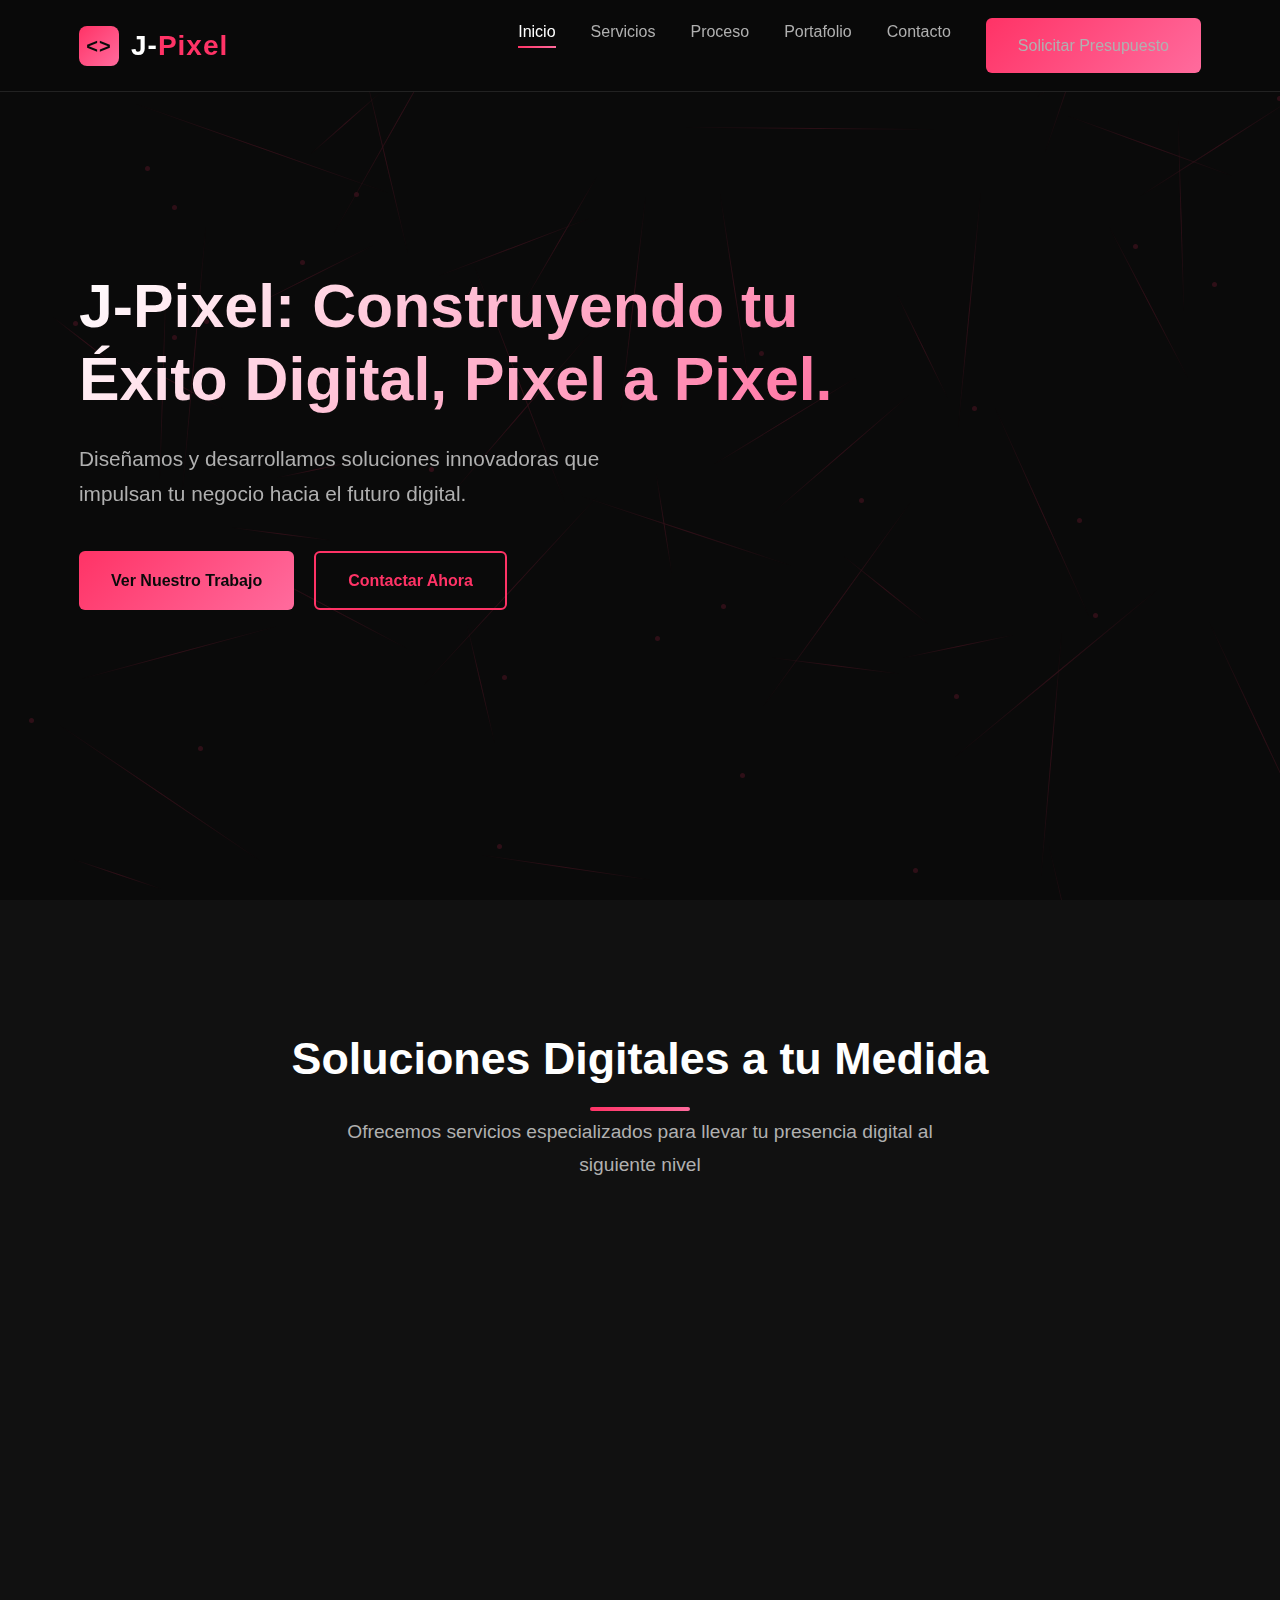
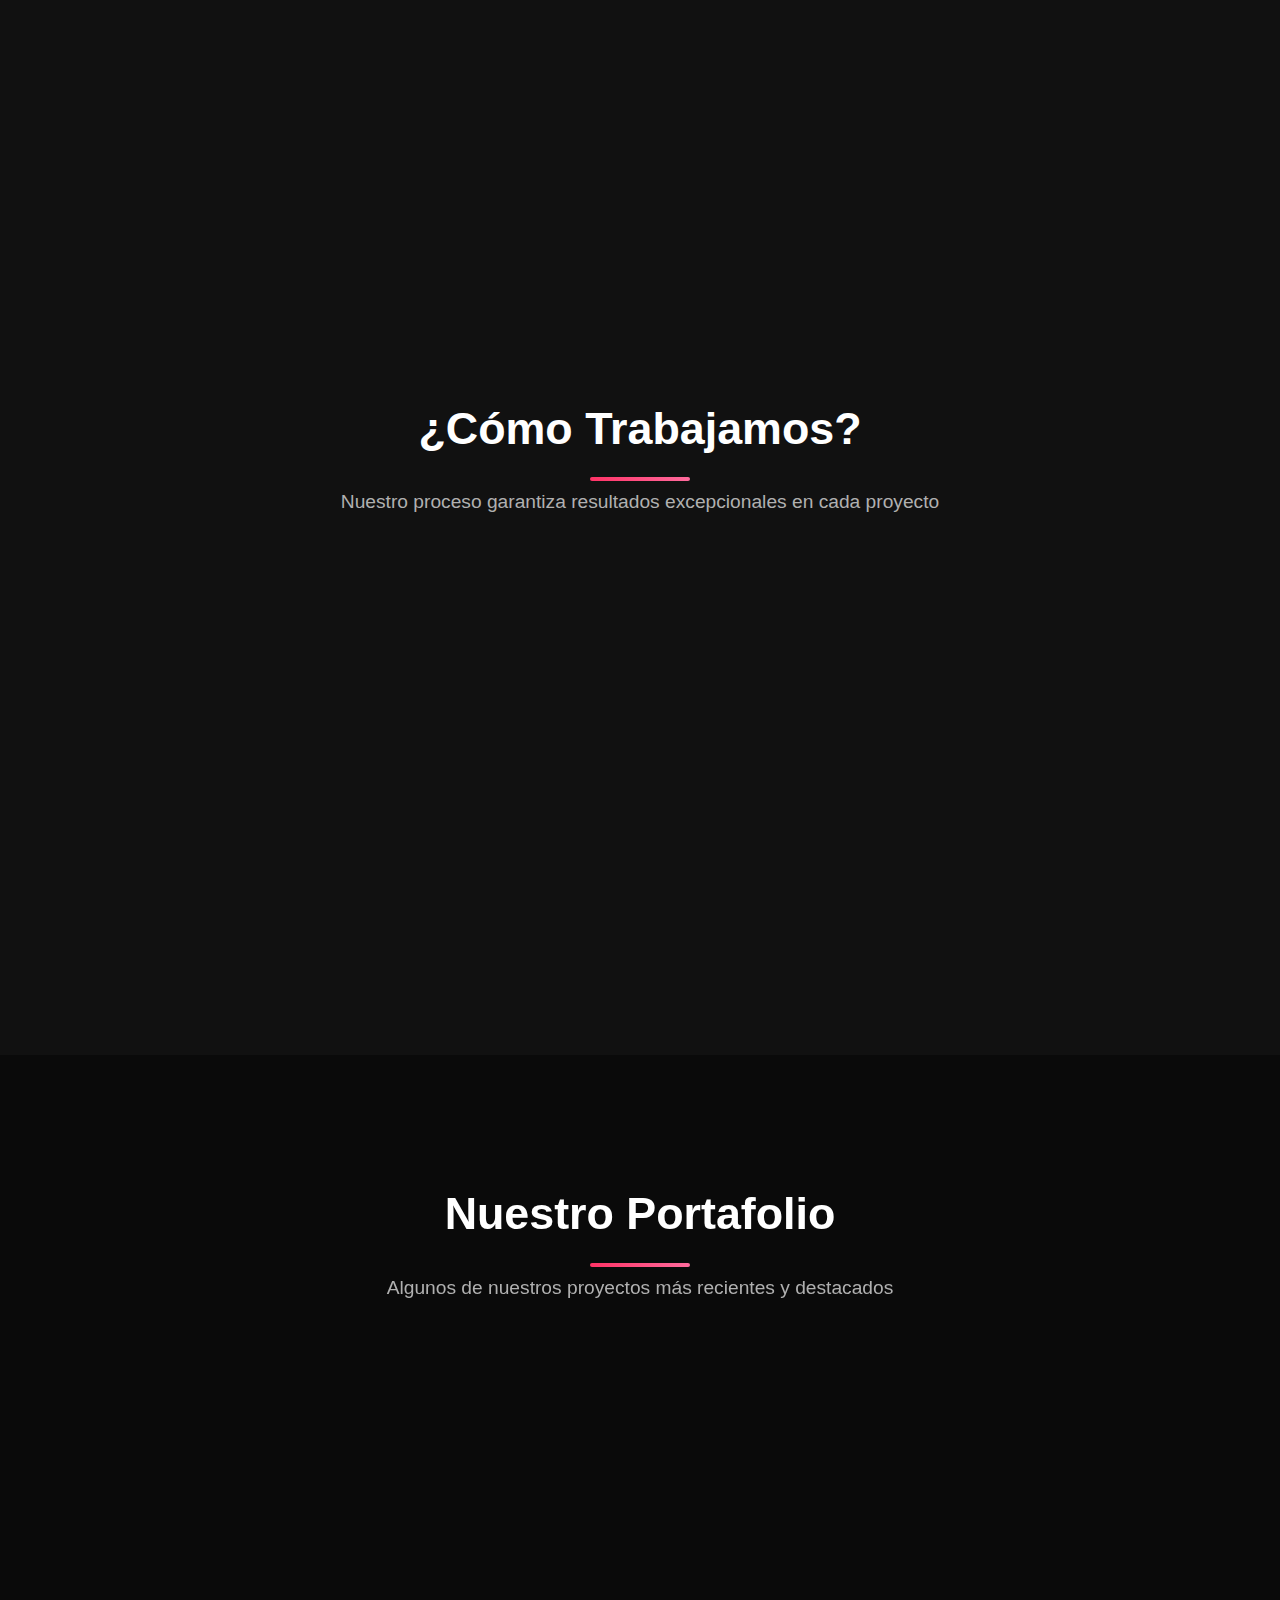
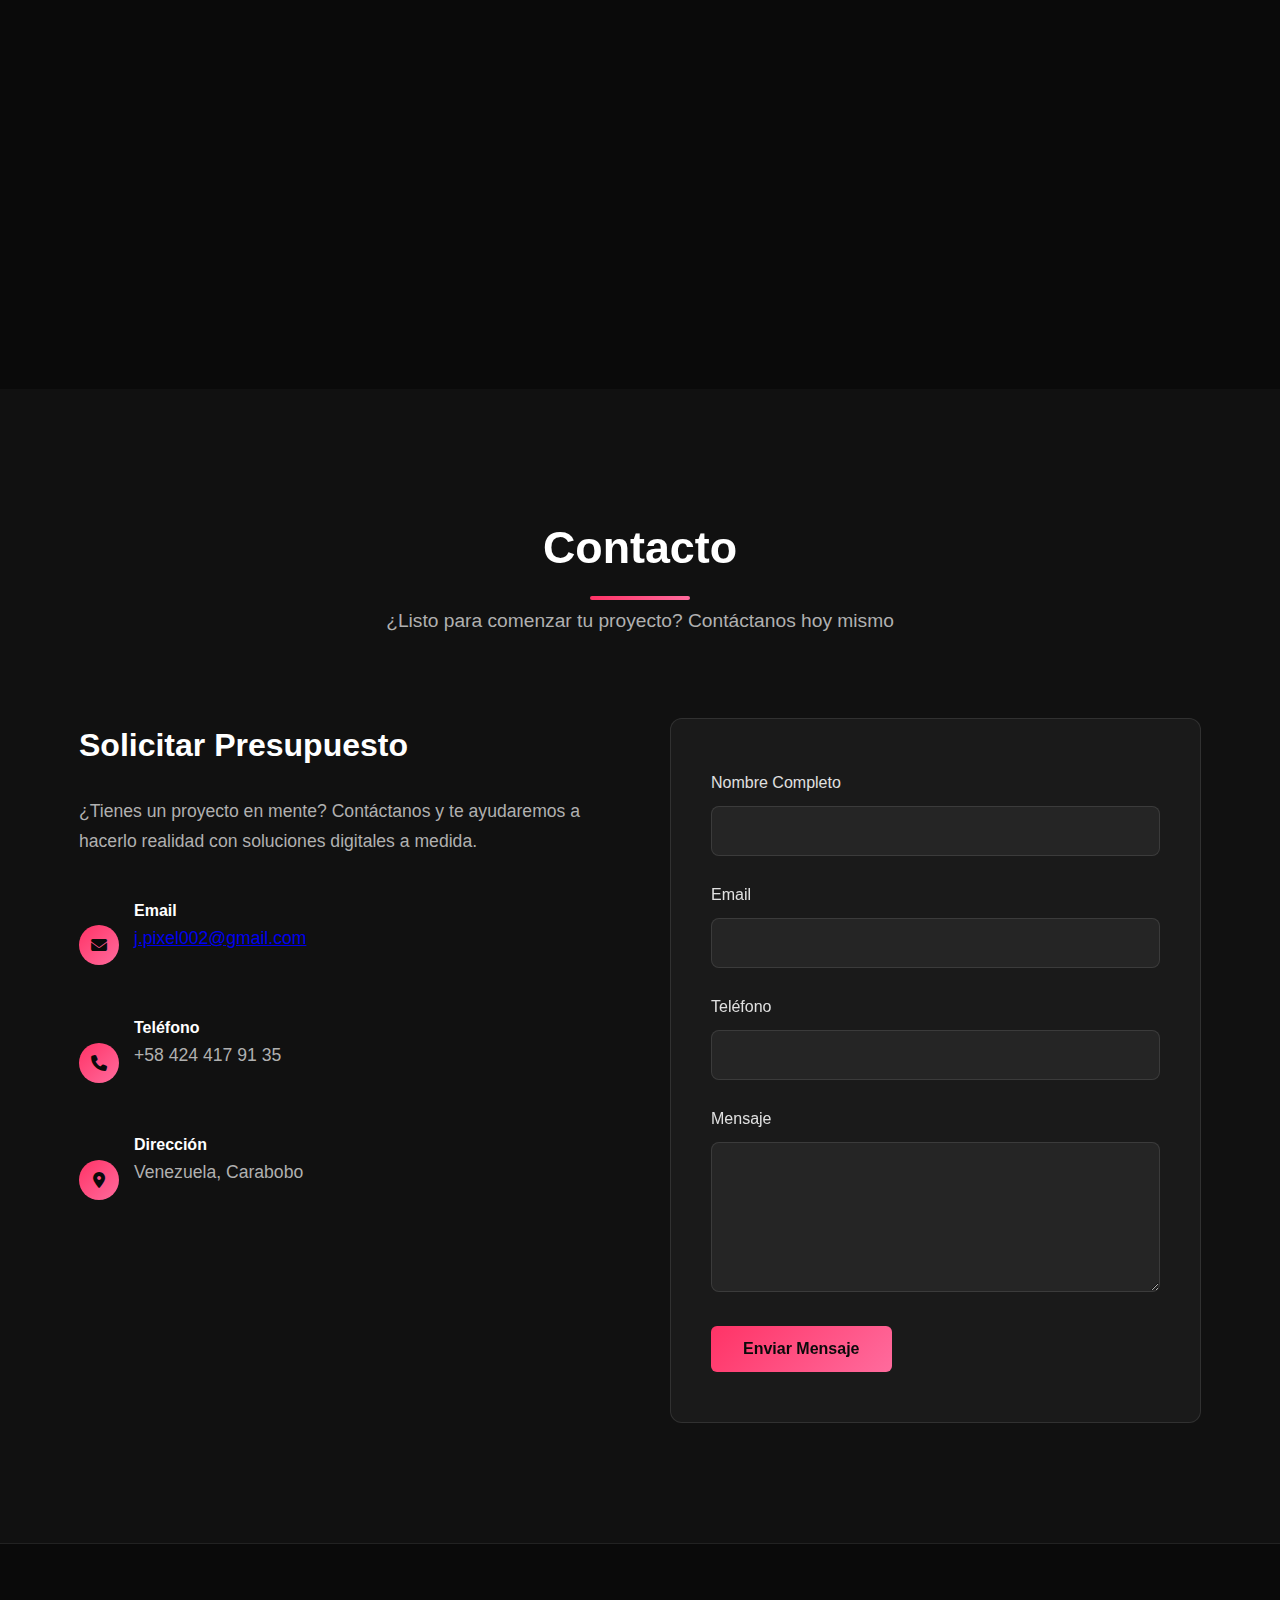
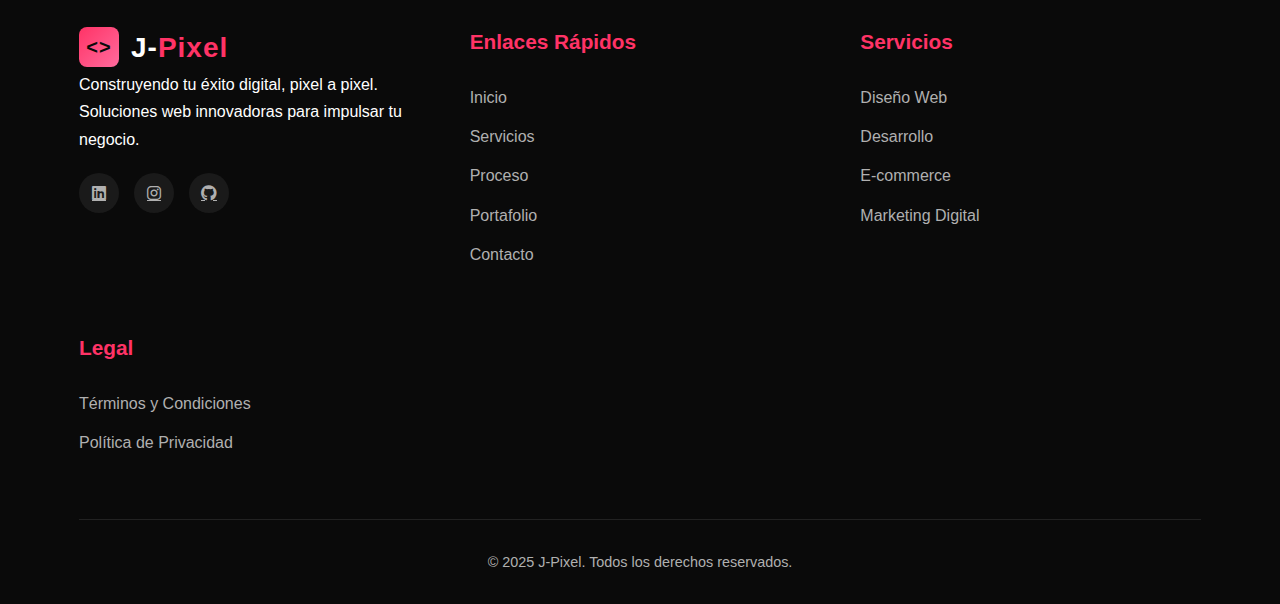
<file: index.html>
<!DOCTYPE html>
<html lang="es">
<head>
    <meta charset="UTF-8">
    <meta name="viewport" content="width=device-width, initial-scale=1.0">
    <title>J-Pixel - Soluciones Digitales</title>
    <link rel="stylesheet" href="assets/css/style.css">
    <link rel="stylesheet" href="assets/css/responsive.css">
    <link rel="icon" href="assets/images/favicon.ico" type="image/x-icon">
    <link rel="stylesheet" href="https://cdnjs.cloudflare.com/ajax/libs/font-awesome/6.4.0/css/all.min.css">
</head>
<body>
    <!-- Fondo con líneas de conexión -->
    <div class="background-lines" id="backgroundLines"></div>
    
    <!-- Header -->
    <header id="header">
        <div class="container">
            <nav>
                <a href="#" class="logo">
                    <div class="logo-icon"><></div>
                    <div class="logo-text">J-<span>Pixel</span></div>
                </a>
                <ul class="nav-links">
                    <li><a href="#home" class="active">Inicio</a></li>
                    <li><a href="servicios.html">Servicios</a></li>
                    <li><a href="#process">Proceso</a></li>
                    <li><a href="portafolio.html">Portafolio</a></li>
                    <li><a href="contacto.html">Contacto</a></li>
                    <li class="nav-cta"><a href="contacto.html" class="btn">Solicitar Presupuesto</a></li>
                </ul>
                <div class="menu-toggle" id="menuToggle">
                    <i class="fas fa-bars"></i>
                </div>
            </nav>
        </div>
    </header>

    <!-- Hero Section -->
    <section class="hero" id="home">
        <div class="container">
            <div class="hero-content">
                <h1>J-Pixel: Construyendo tu Éxito Digital, Pixel a Pixel.</h1>
                <p>Diseñamos y desarrollamos soluciones innovadoras que impulsan tu negocio hacia el futuro digital.</p>
                <div class="hero-btns">
                    <a href="portafolio.html" class="btn">Ver Nuestro Trabajo</a>
                    <a href="contacto.html" class="btn btn-outline">Contactar Ahora</a>
                </div>
            </div>
        </div>
    </section>

    <!-- Sección de Servicios -->
    <section class="services section-bg" id="services">
        <div class="container">
            <div class="section-header">
                <h2 class="section-title">Soluciones Digitales a tu Medida</h2>
                <p class="section-subtitle">Ofrecemos servicios especializados para llevar tu presencia digital al siguiente nivel</p>
            </div>
            <div class="services-grid">
                <div class="service-card">
                    <div class="service-icon">
                        <i class="fas fa-laptop-code"></i>
                    </div>
                    <h3>Diseño Web</h3>
                    <p>Creación de sitios web modernos, atractivos y funcionales que reflejan la esencia de tu marca.</p>
                    <ul class="service-features">
                        <li>Diseño responsive</li>
                        <li>Optimización SEO</li>
                        <li>Interfaces intuitivas</li>
                    </ul>
                </div>
                <div class="service-card">
                    <div class="service-icon">
                        <i class="fas fa-mobile-alt"></i>
                    </div>
                    <h3>Desarrollo</h3>
                    <p>Desarrollo de aplicaciones web robustas y escalables utilizando las últimas tecnologías.</p>
                    <ul class="service-features">
                        <li>Tecnologías modernas</li>
                        <li>Arquitectura escalable</li>
                        <li>Máxima seguridad</li>
                    </ul>
                </div>
                <div class="service-card">
                    <div class="service-icon">
                        <i class="fas fa-shopping-cart"></i>
                    </div>
                    <h3>E-commerce</h3>
                    <p>Tiendas online completas con pasarelas de pago seguras y gestión de inventario.</p>
                    <ul class="service-features">
                        <li>Pasarelas de pago</li>
                        <li>Gestión de inventario</li>
                        <li>Panel administrativo</li>
                    </ul>
                </div>
            </div>
        </div>
    </section>

    <!-- Sección Proceso -->
    <section class="process" id="process">
        <div class="container">
            <div class="section-header">
                <h2 class="section-title">¿Cómo Trabajamos?</h2>
                <p class="section-subtitle">Nuestro proceso garantiza resultados excepcionales en cada proyecto</p>
            </div>
            <div class="process-steps">
                <div class="process-step">
                    <div class="step-number">1</div>
                    <h3>Consulta</h3>
                    <p>Analizamos tus necesidades y objetivos para entender tu proyecto a fondo.</p>
                </div>
                <div class="process-step">
                    <div class="step-number">2</div>
                    <h3>Diseño</h3>
                    <p>Creamos prototipos y diseños que se ajustan a tu visión y requisitos específicos.</p>
                </div>
                <div class="process-step">
                    <div class="step-number">3</div>
                    <h3>Desarrollo</h3>
                    <p>Implementamos las soluciones utilizando las mejores prácticas y tecnologías.</p>
                </div>
                <div class="process-step">
                    <div class="step-number">4</div>
                    <h3>Entrega</h3>
                    <p>Realizamos pruebas exhaustivas y entregamos el proyecto terminado y funcional.</p>
                </div>
            </div>
        </div>
    </section>

    <!-- Sección Portafolio -->
    <section class="portfolio" id="portfolio">
        <div class="container">
            <div class="section-header">
                <h2 class="section-title">Nuestro Portafolio</h2>
                <p class="section-subtitle">Algunos de nuestros proyectos más recientes y destacados</p>
            </div>
            <div class="portfolio-grid">
                <div class="portfolio-item">
                    <div class="portfolio-img">
                        <i class="fas fa-shopping-bag"></i>
                    </div>
                    <div class="portfolio-content">
                        <h3>Tienda Online Moda</h3>
                        <p>E-commerce completo para marca de ropa con catálogo, carrito y pasarela de pago.</p>
                        <div class="portfolio-tags">
                            <span class="portfolio-tag">E-commerce</span>
                            <span class="portfolio-tag">Diseño</span>
                            <span class="portfolio-tag">React</span>
                        </div>
                    </div>
                </div>
                <div class="portfolio-item">
                    <div class="portfolio-img">
                        <i class="fas fa-building"></i>
                    </div>
                    <div class="portfolio-content">
                        <h3>Web Corporativa</h3>
                        <p>Sitio web institucional para empresa con blog integrado y formularios de contacto.</p>
                        <div class="portfolio-tags">
                            <span class="portfolio-tag">Corporativo</span>
                            <span class="portfolio-tag">WordPress</span>
                            <span class="portfolio-tag">SEO</span>
                        </div>
                    </div>
                </div>
                <div class="portfolio-item">
                    <div class="portfolio-img">
                        <i class="fas fa-calendar-check"></i>
                    </div>
                    <div class="portfolio-content">
                        <h3>Sistema de Reservas</h3>
                        <p>Portal de reservas online para restaurante con confirmación automática.</p>
                        <div class="portfolio-tags">
                            <span class="portfolio-tag">Reservas</span>
                            <span class="portfolio-tag">PHP</span>
                            <span class="portfolio-tag">MySQL</span>
                        </div>
                    </div>
                </div>
            </div>
        </div>
    </section>

    <!-- Sección Contacto -->
    <section class="contact" id="contact">
        <div class="container">
            <div class="section-header">
                <h2 class="section-title">Contacto</h2>
                <p class="section-subtitle">¿Listo para comenzar tu proyecto? Contáctanos hoy mismo</p>
            </div>
            <div class="contact-content">
                <div class="contact-info">
                    <h3>Solicitar Presupuesto</h3>
                    <p>¿Tienes un proyecto en mente? Contáctanos y te ayudaremos a hacerlo realidad con soluciones digitales a medida.</p>
                    <ul class="contact-details">
                        <li>
                            <i class="fas fa-envelope"></i>
                            <div>
                                <strong>Email</strong>
                               <p><a href="#" class= >j.pixel002@gmail.com</a></p> 
                            </div>
                        </li>
                        <li>
                            <i class="fas fa-phone"></i>
                            <div class="footer-links">
                                <strong>Teléfono</strong>
                                <p><a href="https://wa.me/qr/5YZHV62SNQWLE1">+58 424 417 91 35</a></p>
                            </div>
                        </li>
                        <li>
                            <i class="fas fa-map-marker-alt"></i>
                            <div class="footer-links">
                                <strong>Dirección</strong>
                                <p>Venezuela, Carabobo</p>
                            </div>
                        </li>
                    </ul>
                </div>
                <div class="contact-form">
                    <form id="contactForm">
                        <div class="form-group">
                            <label for="name">Nombre Completo</label>
                            <input type="text" id="name" class="form-control" required>
                        </div>
                        <div class="form-group">
                            <label for="email">Email</label>
                            <input type="email" id="email" class="form-control" required>
                        </div>
                        <div class="form-group">
                            <label for="phone">Teléfono</label>
                            <input type="tel" id="phone" class="form-control">
                        </div>
                        <div class="form-group">
                            <label for="message">Mensaje</label>
                            <textarea id="message" class="form-control" required></textarea>
                        </div>
                        <button type="submit" class="btn">Enviar Mensaje</button>
                    </form>
                </div>
            </div>
        </div>
    </section>

    <!-- Footer -->
    <footer>
        <div class="container">
            <div class="footer-content">
                <div class="footer-column">
                    <a href="#" class="logo">
                        <div class="logo-icon"><></div>
                        <div class="logo-text">J-<span>Pixel</span></div>
                    </a>
                    <p>Construyendo tu éxito digital, pixel a pixel. Soluciones web innovadoras para impulsar tu negocio.</p>
                    <div class="social-links">
                       <!-- <a href="#"><i class="fab fa-twitter"></i></a>-->
                        <a href="https://www.linkedin.com/in/javier-mendoza-18196b344/"><i class="fab fa-linkedin"></i></a>
                        <a href="https://www.instagram.com/j.pixel002/"><i class="fab fa-instagram"></i></a>
                        <a href="https://github.com/jm7777-afk"><i class="fab fa-github"></i></a>
                    </div>
                </div>
                <div class="footer-column">
                    <h3>Enlaces Rápidos</h3>
                    <ul class="footer-links">
                        <li><a href="#home">Inicio</a></li>
                        <li><a href="servicios.html">Servicios</a></li>
                        <li><a href="#process">Proceso</a></li>
                        <li><a href="portafolio.html">Portafolio</a></li>
                        <li><a href="contacto.html">Contacto</a></li>
                    </ul>
                </div>
                <div class="footer-column">
                    <h3>Servicios</h3>
                    <ul class="footer-links">
                        <li><a href="servicios.html">Diseño Web</a></li>
                        <li><a href="servicios.html">Desarrollo</a></li>
                        <li><a href="servicios.html">E-commerce</a></li>
                        <li><a href="servicios.html">Marketing Digital</a></li>
                        <!--<li><a href="#">Consultoría</a></li>-->
                    </ul>
                </div>
                <div class="footer-column">
                    <h3>Legal</h3>
                    <ul class="footer-links">
                        <li><a href="terminos.html">Términos y Condiciones</a></li>
                        <li><a href="privacidad.html">Política de Privacidad</a></li>
                        <!--<li><a href="#">Aviso Legal</a></li>
                        <li><a href="#">Cookies</a></li>-->
                    </ul>
                </div>
            </div>
            <div class="copyright">
                <p>&copy; 2025 J-Pixel. Todos los derechos reservados.</p>
            </div>
        </div>
    </footer>

    <script src="assets/js/script.js"></script>
</body>
</html>
</file>
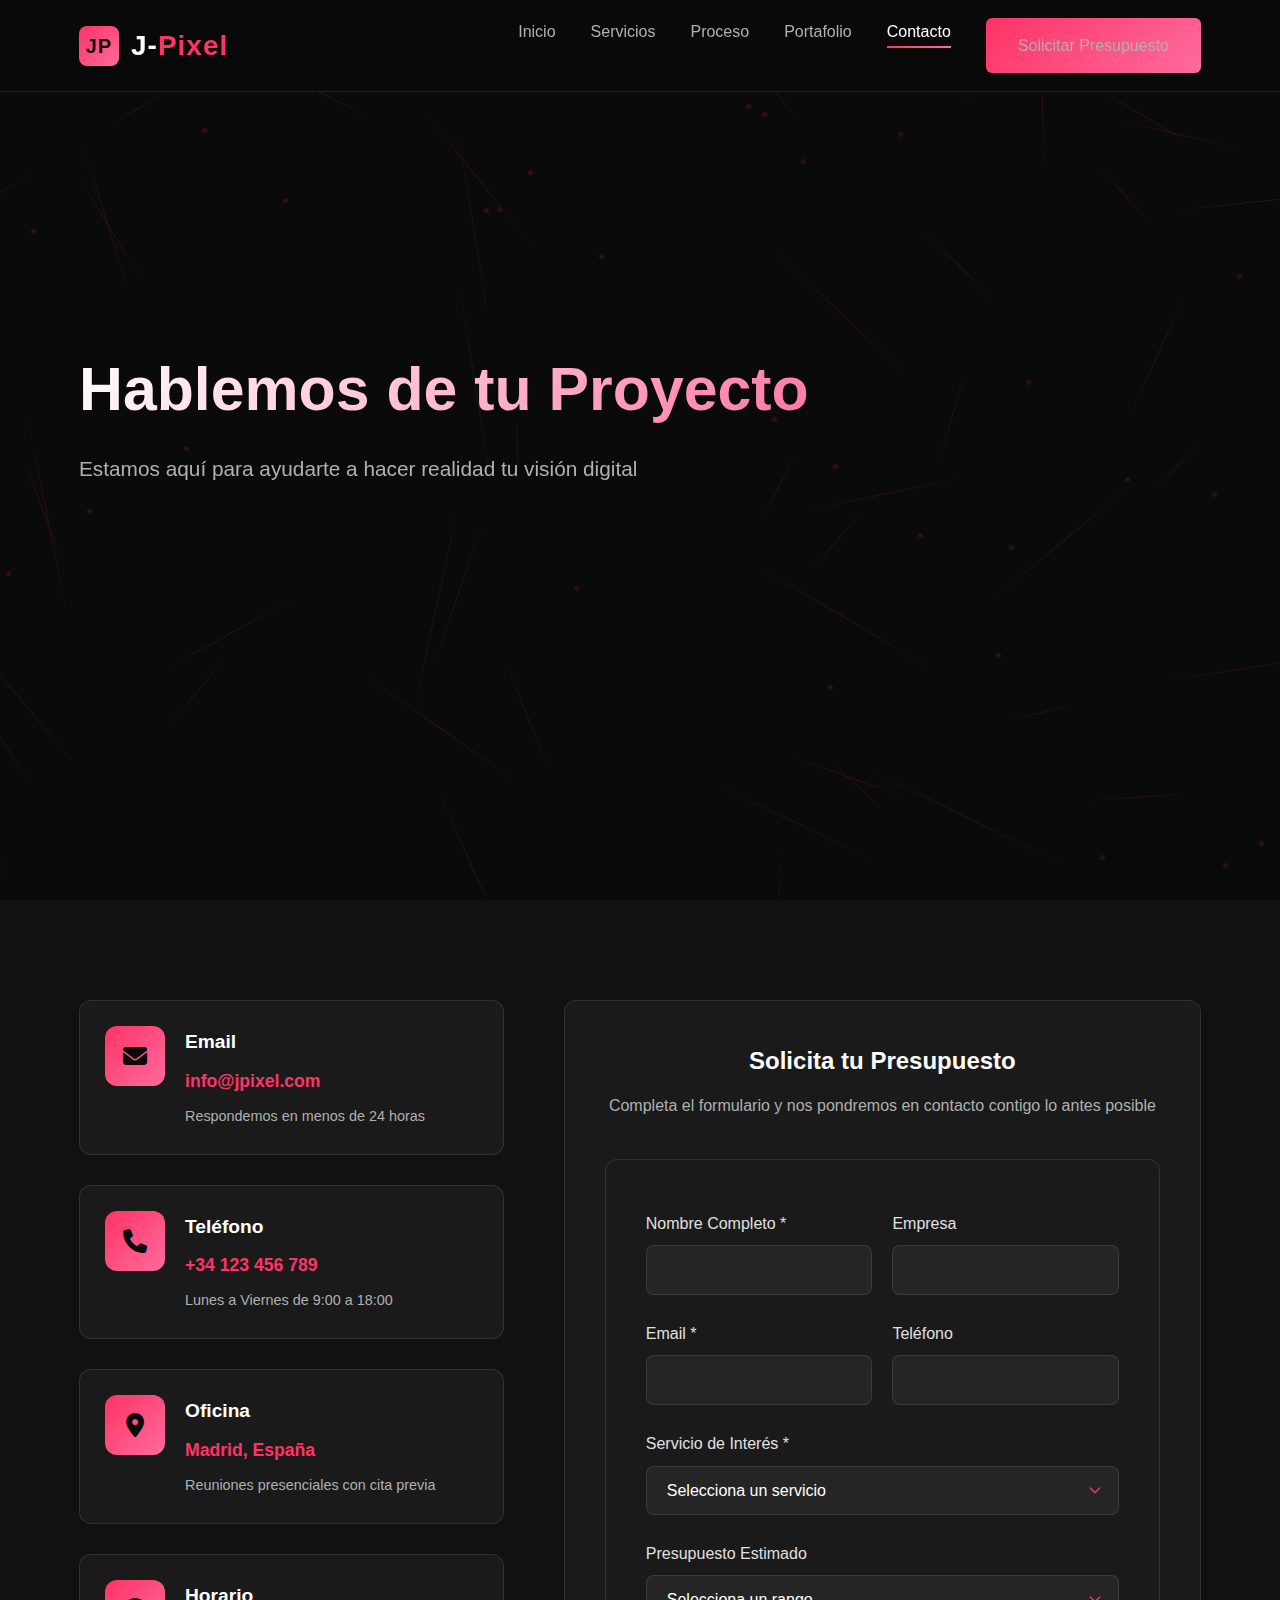
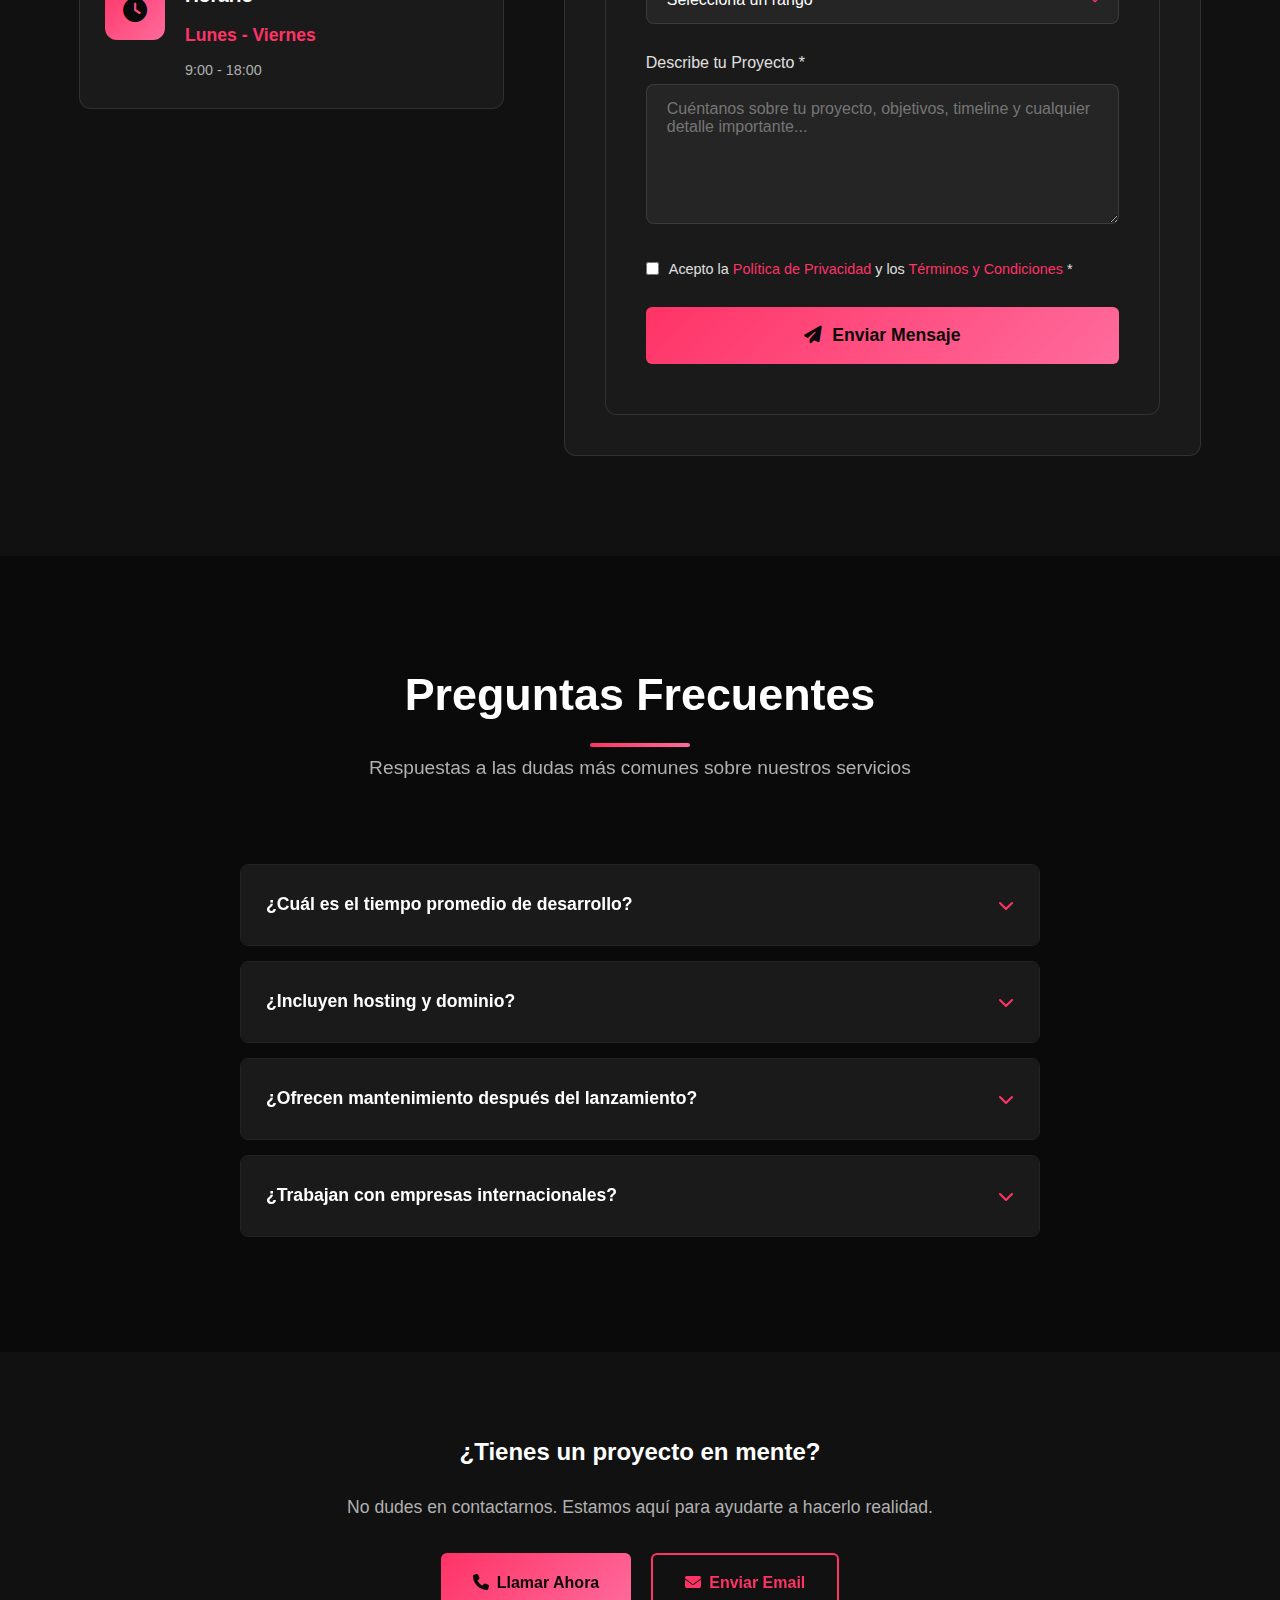
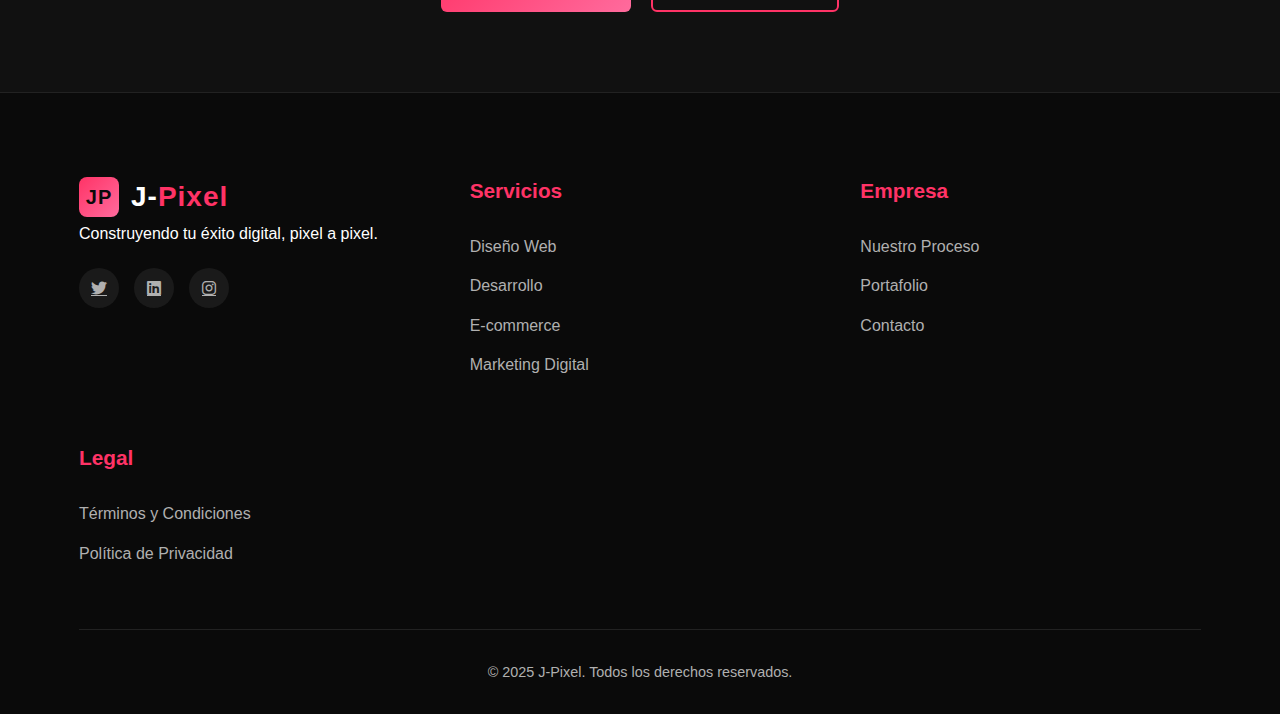
<file: contacto.html>
<!DOCTYPE html>
<html lang="es">
<head>
    <meta charset="UTF-8">
    <meta name="viewport" content="width=device-width, initial-scale=1.0">
    <title>Contacto - J-Pixel</title>
    <link rel="stylesheet" href="assets/css/style.css">
    <link rel="stylesheet" href="assets/css/responsive.css">
    <link rel="icon" href="assets/images/favicon.ico" type="image/x-icon">
    <link rel="stylesheet" href="https://cdnjs.cloudflare.com/ajax/libs/font-awesome/6.4.0/css/all.min.css">
</head>
<body>
    <!-- Fondo con líneas de conexión -->
    <div class="background-lines" id="backgroundLines"></div>
    
    <!-- Header -->
    <header id="header">
        <div class="container">
            <nav>
                <a href="index.html" class="logo">
                    <div class="logo-icon">JP</div>
                    <div class="logo-text">J-<span>Pixel</span></div>
                </a>
                <ul class="nav-links">
                    <li><a href="index.html">Inicio</a></li>
                    <li><a href="servicios.html">Servicios</a></li>
                    <li><a href="index.html#process">Proceso</a></li>
                    <li><a href="portafolio.html">Portafolio</a></li>
                    <li><a href="contacto.html" class="active">Contacto</a></li>
                    <li class="nav-cta"><a href="contacto.html" class="btn">Solicitar Presupuesto</a></li>
                </ul>
                <div class="menu-toggle" id="menuToggle">
                    <i class="fas fa-bars"></i>
                </div>
            </nav>
        </div>
    </header>

    <!-- Hero Section Contacto -->
    <section class="hero">
        <div class="container">
            <div class="hero-content">
                <h1>Hablemos de tu Proyecto</h1>
                <p>Estamos aquí para ayudarte a hacer realidad tu visión digital</p>
            </div>
        </div>
    </section>

    <!-- Información de Contacto -->
    <section class="contact-info-section section-bg">
        <div class="container">
            <div class="contact-grid">
                <div class="contact-methods">
                    <div class="contact-method">
                        <div class="method-icon">
                            <i class="fas fa-envelope"></i>
                        </div>
                        <div class="method-content">
                            <h3>Email</h3>
                            <p>info@jpixel.com</p>
                            <span>Respondemos en menos de 24 horas</span>
                        </div>
                    </div>

                    <div class="contact-method">
                        <div class="method-icon">
                            <i class="fas fa-phone"></i>
                        </div>
                        <div class="method-content">
                            <h3>Teléfono</h3>
                            <p>+34 123 456 789</p>
                            <span>Lunes a Viernes de 9:00 a 18:00</span>
                        </div>
                    </div>

                    <div class="contact-method">
                        <div class="method-icon">
                            <i class="fas fa-map-marker-alt"></i>
                        </div>
                        <div class="method-content">
                            <h3>Oficina</h3>
                            <p>Madrid, España</p>
                            <span>Reuniones presenciales con cita previa</span>
                        </div>
                    </div>

                    <div class="contact-method">
                        <div class="method-icon">
                            <i class="fas fa-clock"></i>
                        </div>
                        <div class="method-content">
                            <h3>Horario</h3>
                            <p>Lunes - Viernes</p>
                            <span>9:00 - 18:00</span>
                        </div>
                    </div>
                </div>

                <div class="contact-form-container">
                    <div class="form-header">
                        <h2>Solicita tu Presupuesto</h2>
                        <p>Completa el formulario y nos pondremos en contacto contigo lo antes posible</p>
                    </div>
                    
                    <form class="contact-form" id="contactForm">
                        <div class="form-row">
                            <div class="form-group">
                                <label for="name">Nombre Completo *</label>
                                <input type="text" id="name" name="name" class="form-control" required>
                            </div>
                            <div class="form-group">
                                <label for="company">Empresa</label>
                                <input type="text" id="company" name="company" class="form-control">
                            </div>
                        </div>

                        <div class="form-row">
                            <div class="form-group">
                                <label for="email">Email *</label>
                                <input type="email" id="email" name="email" class="form-control" required>
                            </div>
                            <div class="form-group">
                                <label for="phone">Teléfono</label>
                                <input type="tel" id="phone" name="phone" class="form-control">
                            </div>
                        </div>

                        <div class="form-group">
                            <label for="service">Servicio de Interés *</label>
                            <select id="service" name="service" class="form-control" required>
                                <option value="">Selecciona un servicio</option>
                                <option value="diseno">Diseño Web</option>
                                <option value="desarrollo">Desarrollo Web</option>
                                <option value="ecommerce">E-commerce</option>
                                <option value="marketing">Marketing Digital</option>
                                <option value="branding">Branding</option>
                                <option value="otros">Otros</option>
                            </select>
                        </div>

                        <div class="form-group">
                            <label for="budget">Presupuesto Estimado</label>
                            <select id="budget" name="budget" class="form-control">
                                <option value="">Selecciona un rango</option>
                                <option value="1000-3000">€1,000 - €3,000</option>
                                <option value="3000-5000">€3,000 - €5,000</option>
                                <option value="5000-10000">€5,000 - €10,000</option>
                                <option value="10000+">Más de €10,000</option>
                                <option value="indefinido">Por determinar</option>
                            </select>
                        </div>

                        <div class="form-group">
                            <label for="message">Describe tu Proyecto *</label>
                            <textarea id="message" name="message" class="form-control" rows="6" placeholder="Cuéntanos sobre tu proyecto, objetivos, timeline y cualquier detalle importante..." required></textarea>
                        </div>

                        <div class="form-group checkbox-group">
                            <input type="checkbox" id="privacy" name="privacy" required>
                            <label for="privacy">
                                Acepto la <a href="privacidad.html">Política de Privacidad</a> y los <a href="terminos.html">Términos y Condiciones</a> *
                            </label>
                        </div>

                        <button type="submit" class="btn btn-submit">
                            <i class="fas fa-paper-plane"></i>
                            Enviar Mensaje
                        </button>
                    </form>
                </div>
            </div>
        </div>
    </section>

    <!-- Preguntas Frecuentes -->
    <section class="faq-section">
        <div class="container">
            <div class="section-header">
                <h2 class="section-title">Preguntas Frecuentes</h2>
                <p class="section-subtitle">Respuestas a las dudas más comunes sobre nuestros servicios</p>
            </div>

            <div class="faq-grid">
                <div class="faq-item">
                    <div class="faq-question">
                        <h3>¿Cuál es el tiempo promedio de desarrollo?</h3>
                        <i class="fas fa-chevron-down"></i>
                    </div>
                    <div class="faq-answer">
                        <p>El tiempo varía según la complejidad del proyecto. Un sitio web corporativo simple puede tomar 4-6 semanas, mientras que un e-commerce complejo puede requerir 8-12 semanas. Durante la consulta inicial te proporcionaremos un timeline detallado.</p>
                    </div>
                </div>

                <div class="faq-item">
                    <div class="faq-question">
                        <h3>¿Incluyen hosting y dominio?</h3>
                        <i class="fas fa-chevron-down"></i>
                    </div>
                    <div class="faq-answer">
                        <p>Ofrecemos paquetes que incluyen hosting y dominio, pero también podemos trabajar con tu infraestructura existente. Te asesoraremos sobre la mejor opción según tus necesidades y presupuesto.</p>
                    </div>
                </div>

                <div class="faq-item">
                    <div class="faq-question">
                        <h3>¿Ofrecen mantenimiento después del lanzamiento?</h3>
                        <i class="fas fa-chevron-down"></i>
                    </div>
                    <div class="faq-answer">
                        <p>Sí, ofrecemos planes de mantenimiento que incluyen actualizaciones de seguridad, backups, soporte técnico y mejoras menores. Puedes elegir entre planes mensuales o anuales.</p>
                    </div>
                </div>

                <div class="faq-item">
                    <div class="faq-question">
                        <h3>¿Trabajan con empresas internacionales?</h3>
                        <i class="fas fa-chevron-down"></i>
                    </div>
                    <div class="faq-answer">
                        <p>Absolutamente. Trabajamos con clientes de todo el mundo. Utilizamos herramientas de comunicación que facilitan la colaboración remota y nos adaptamos a diferentes zonas horarias.</p>
                    </div>
                </div>
            </div>
        </div>
    </section>

    <!-- CTA Final -->
    <section class="cta-final section-bg">
        <div class="container">
            <div class="cta-final-content">
                <h2>¿Tienes un proyecto en mente?</h2>
                <p>No dudes en contactarnos. Estamos aquí para ayudarte a hacerlo realidad.</p>
                <div class="cta-buttons">
                    <a href="tel:+34123456789" class="btn">
                        <i class="fas fa-phone"></i>
                        Llamar Ahora
                    </a>
                    <a href="mailto:info@jpixel.com" class="btn btn-outline">
                        <i class="fas fa-envelope"></i>
                        Enviar Email
                    </a>
                </div>
            </div>
        </div>
    </section>

    <!-- Footer -->
    <footer>
        <div class="container">
            <div class="footer-content">
                <div class="footer-column">
                    <a href="index.html" class="logo">
                        <div class="logo-icon">JP</div>
                        <div class="logo-text">J-<span>Pixel</span></div>
                    </a>
                    <p>Construyendo tu éxito digital, pixel a pixel.</p>
                    <div class="social-links">
                        <a href="#"><i class="fab fa-twitter"></i></a>
                        <a href="#"><i class="fab fa-linkedin"></i></a>
                        <a href="#"><i class="fab fa-instagram"></i></a>
                    </div>
                </div>
                <div class="footer-column">
                    <h3>Servicios</h3>
                    <ul class="footer-links">
                        <li><a href="servicios.html#diseno">Diseño Web</a></li>
                        <li><a href="servicios.html#desarrollo">Desarrollo</a></li>
                        <li><a href="servicios.html#ecommerce">E-commerce</a></li>
                        <li><a href="servicios.html#marketing">Marketing Digital</a></li>
                    </ul>
                </div>
                <div class="footer-column">
                    <h3>Empresa</h3>
                    <ul class="footer-links">
                        <li><a href="proceso.html">Nuestro Proceso</a></li>
                        <li><a href="portafolio.html">Portafolio</a></li>
                        <li><a href="contacto.html">Contacto</a></li>
                    </ul>
                </div>
                <div class="footer-column">
                    <h3>Legal</h3>
                    <ul class="footer-links">
                        <li><a href="terminos.html">Términos y Condiciones</a></li>
                        <li><a href="privacidad.html">Política de Privacidad</a></li>
                    </ul>
                </div>
            </div>
            <div class="copyright">
                <p>&copy; 2025 J-Pixel. Todos los derechos reservados.</p>
            </div>
        </div>
    </footer>

    <script src="assets/js/script.js"></script>
    <style>
        .contact-info-section {
            padding: 100px 0;
        }

        .contact-grid {
            display: grid;
            grid-template-columns: 1fr 1.5fr;
            gap: 60px;
            align-items: start;
        }

        .contact-methods {
            display: flex;
            flex-direction: column;
            gap: 30px;
        }

        .contact-method {
            display: flex;
            align-items: flex-start;
            gap: 20px;
            padding: 25px;
            background: var(--card-bg);
            border: 1px solid var(--border-color);
            border-radius: 12px;
            transition: var(--transition);
        }

        .contact-method:hover {
            transform: translateY(-5px);
            box-shadow: var(--shadow-hover);
        }

        .method-icon {
            width: 60px;
            height: 60px;
            background: linear-gradient(135deg, var(--accent), var(--accent-light));
            border-radius: 12px;
            display: flex;
            align-items: center;
            justify-content: center;
            font-size: 24px;
            color: var(--primary);
            flex-shrink: 0;
        }

        .method-content h3 {
            color: var(--secondary);
            margin-bottom: 8px;
            font-size: 1.2rem;
        }

        .method-content p {
            color: var(--accent);
            font-weight: 600;
            margin-bottom: 5px;
            font-size: 1.1rem;
        }

        .method-content span {
            color: var(--text-light);
            font-size: 0.9rem;
        }

        .contact-form-container {
            background: var(--card-bg);
            border: 1px solid var(--border-color);
            border-radius: 12px;
            padding: 40px;
        }

        .form-header {
            text-align: center;
            margin-bottom: 40px;
        }

        .form-header h2 {
            color: var(--secondary);
            margin-bottom: 10px;
        }

        .form-header p {
            color: var(--text-light);
        }

        .form-row {
            display: grid;
            grid-template-columns: 1fr 1fr;
            gap: 20px;
        }

        .form-group {
            margin-bottom: 25px;
        }

        .form-group label {
            display: block;
            margin-bottom: 8px;
            color: var(--text-lighter);
            font-weight: 500;
        }

        .form-control {
            width: 100%;
            padding: 15px 20px;
            background: rgba(255, 255, 255, 0.05);
            border: 1px solid var(--border-color);
            border-radius: 8px;
            color: var(--secondary);
            transition: var(--transition);
            font-size: 16px;
        }

        .form-control:focus {
            outline: none;
            border-color: var(--accent);
            box-shadow: 0 0 0 3px rgba(255, 51, 102, 0.1);
        }

        select.form-control {
            appearance: none;
            background-image: url("data:image/svg+xml,%3Csvg xmlns='http://www.w3.org/2000/svg' fill='none' viewBox='0 0 24 24' stroke='%23ff3366'%3E%3Cpath stroke-linecap='round' stroke-linejoin='round' stroke-width='2' d='M19 9l-7 7-7-7'%3E%3C/path%3E%3C/svg%3E");
            background-repeat: no-repeat;
            background-position: right 15px center;
            background-size: 16px;
        }

        textarea.form-control {
            min-height: 120px;
            resize: vertical;
        }

        .checkbox-group {
            display: flex;
            align-items: flex-start;
            gap: 10px;
        }

        .checkbox-group input[type="checkbox"] {
            margin-top: 5px;
        }

        .checkbox-group label {
            margin-bottom: 0;
            font-size: 0.9rem;
        }

        .checkbox-group a {
            color: var(--accent);
            text-decoration: none;
        }

        .checkbox-group a:hover {
            text-decoration: underline;
        }

        .btn-submit {
            width: 100%;
            padding: 18px;
            font-size: 1.1rem;
        }

        .btn-submit i {
            margin-right: 10px;
        }

        .faq-section {
            padding: 100px 0;
        }

        .faq-grid {
            max-width: 800px;
            margin: 0 auto;
        }

        .faq-item {
            border: 1px solid var(--border-color);
            border-radius: 8px;
            margin-bottom: 15px;
            overflow: hidden;
        }

        .faq-question {
            padding: 25px;
            background: var(--card-bg);
            display: flex;
            justify-content: space-between;
            align-items: center;
            cursor: pointer;
            transition: var(--transition);
        }

        .faq-question:hover {
            background: var(--card-hover);
        }

        .faq-question h3 {
            color: var(--secondary);
            margin: 0;
            font-size: 1.1rem;
        }

        .faq-question i {
            color: var(--accent);
            transition: var(--transition);
        }

        .faq-answer {
            padding: 0 25px;
            max-height: 0;
            overflow: hidden;
            transition: var(--transition);
        }

        .faq-item.active .faq-answer {
            padding: 0 25px 25px;
            max-height: 500px;
        }

        .faq-item.active .faq-question i {
            transform: rotate(180deg);
        }

        .faq-answer p {
            color: var(--text-light);
            line-height: 1.6;
            margin: 0;
        }

        .cta-final {
            padding: 80px 0;
            text-align: center;
        }

        .cta-final-content h2 {
            color: var(--secondary);
            margin-bottom: 20px;
        }

        .cta-final-content p {
            color: var(--text-light);
            margin-bottom: 30px;
            font-size: 1.1rem;
            max-width: 600px;
            margin-left: auto;
            margin-right: auto;
        }

        .cta-buttons {
            display: flex;
            gap: 20px;
            justify-content: center;
            flex-wrap: wrap;
        }

        .cta-buttons .btn {
            min-width: 180px;
        }

        .cta-buttons .btn i {
            margin-right: 8px;
        }

        @media (max-width: 768px) {
            .contact-grid {
                grid-template-columns: 1fr;
                gap: 40px;
            }

            .contact-form-container {
                padding: 30px 25px;
            }

            .form-row {
                grid-template-columns: 1fr;
            }

            .contact-method {
                padding: 20px;
            }

            .method-icon {
                width: 50px;
                height: 50px;
                font-size: 20px;
            }

            .cta-buttons {
                flex-direction: column;
                align-items: center;
            }

            .cta-buttons .btn {
                width: 100%;
                max-width: 300px;
            }
        }
    </style>
    <script>
        // FAQ functionality
        document.addEventListener('DOMContentLoaded', function() {
            const faqItems = document.querySelectorAll('.faq-item');

            faqItems.forEach(item => {
                const question = item.querySelector('.faq-question');
                
                question.addEventListener('click', function() {
                    // Close all other items
                    faqItems.forEach(otherItem => {
                        if (otherItem !== item) {
                            otherItem.classList.remove('active');
                        }
                    });
                    
                    // Toggle current item
                    item.classList.toggle('active');
                });
            });

            // Enhanced form validation
            const contactForm = document.getElementById('contactForm');
            
            if (contactForm) {
                contactForm.addEventListener('submit', function(e) {
                    e.preventDefault();
                    
                    // Basic validation
                    const name = document.getElementById('name').value.trim();
                    const email = document.getElementById('email').value.trim();
                    const service = document.getElementById('service').value;
                    const message = document.getElementById('message').value.trim();
                    const privacy = document.getElementById('privacy').checked;

                    let isValid = true;
                    let errorMessage = '';

                    if (!name) {
                        isValid = false;
                        errorMessage = 'Por favor, ingresa tu nombre completo.';
                    } else if (!isValidEmail(email)) {
                        isValid = false;
                        errorMessage = 'Por favor, ingresa un email válido.';
                    } else if (!service) {
                        isValid = false;
                        errorMessage = 'Por favor, selecciona un servicio de interés.';
                    } else if (!message) {
                        isValid = false;
                        errorMessage = 'Por favor, describe tu proyecto.';
                    } else if (!privacy) {
                        isValid = false;
                        errorMessage = 'Debes aceptar la política de privacidad y términos.';
                    }

                    if (!isValid) {
                        showNotification(errorMessage, 'error');
                        return;
                    }

                    // Simulate form submission
                    showNotification(`¡Gracias ${name}! Hemos recibido tu mensaje y te contactaremos pronto.`, 'success');
                    contactForm.reset();
                });
            }

            function isValidEmail(email) {
                const emailRegex = /^[^\s@]+@[^\s@]+\.[^\s@]+$/;
                return emailRegex.test(email);
            }

            function showNotification(message, type = 'info') {
                // Implementation would be similar to previous examples
                alert(message); // Simplified for this example
            }
        });
    </script>
</body>
</html>
</file>
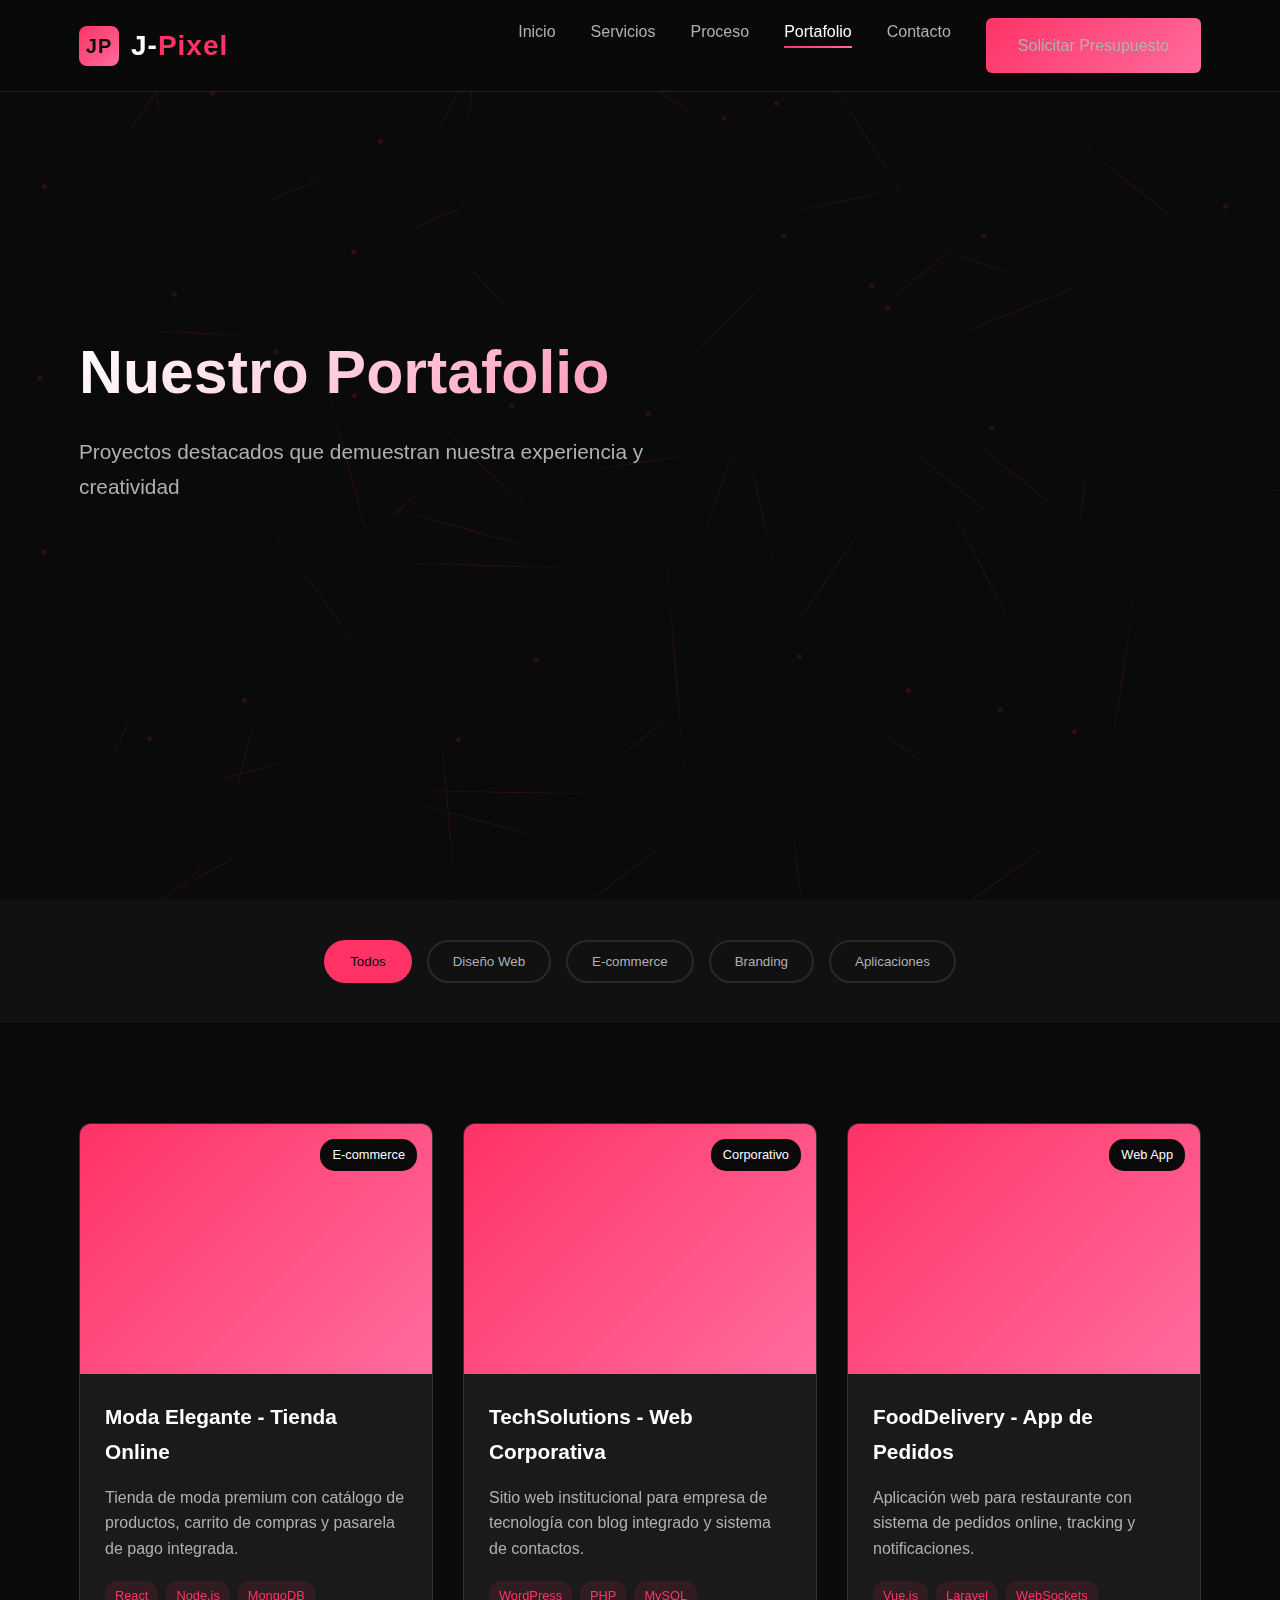
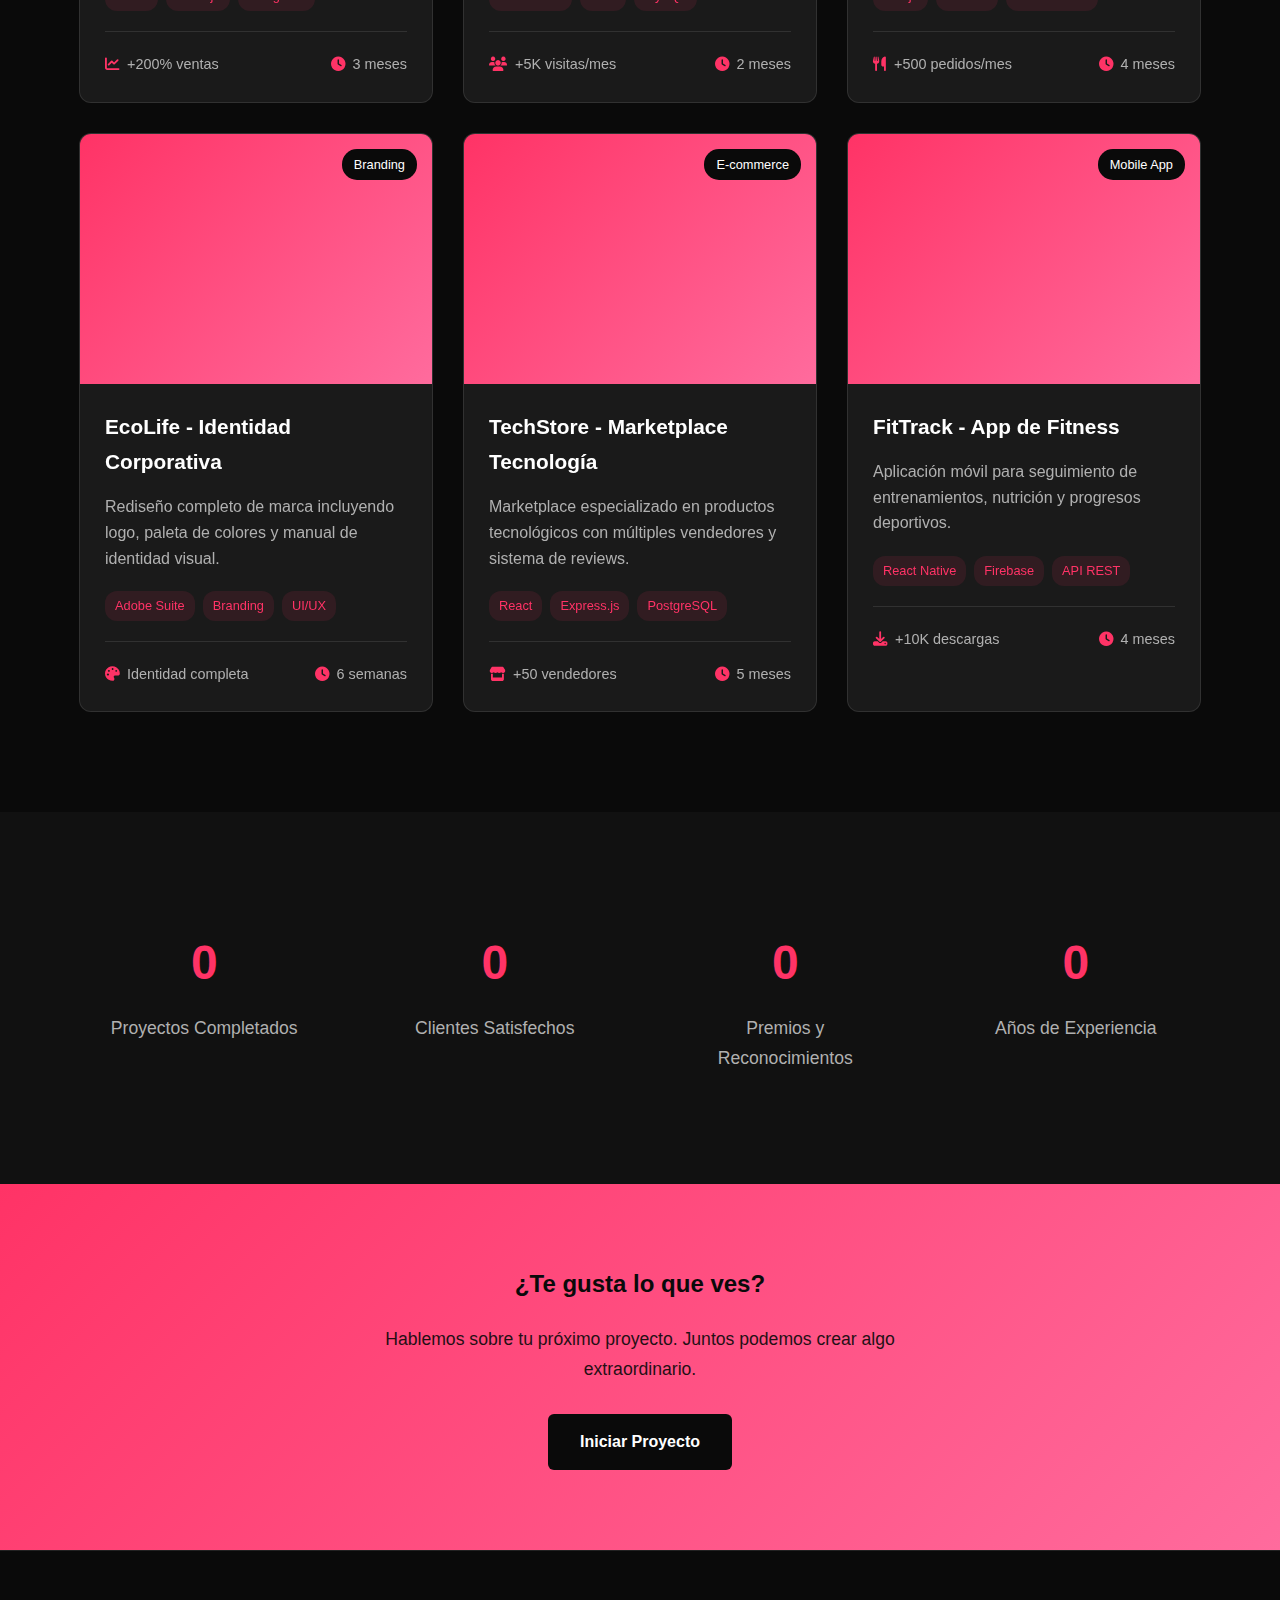
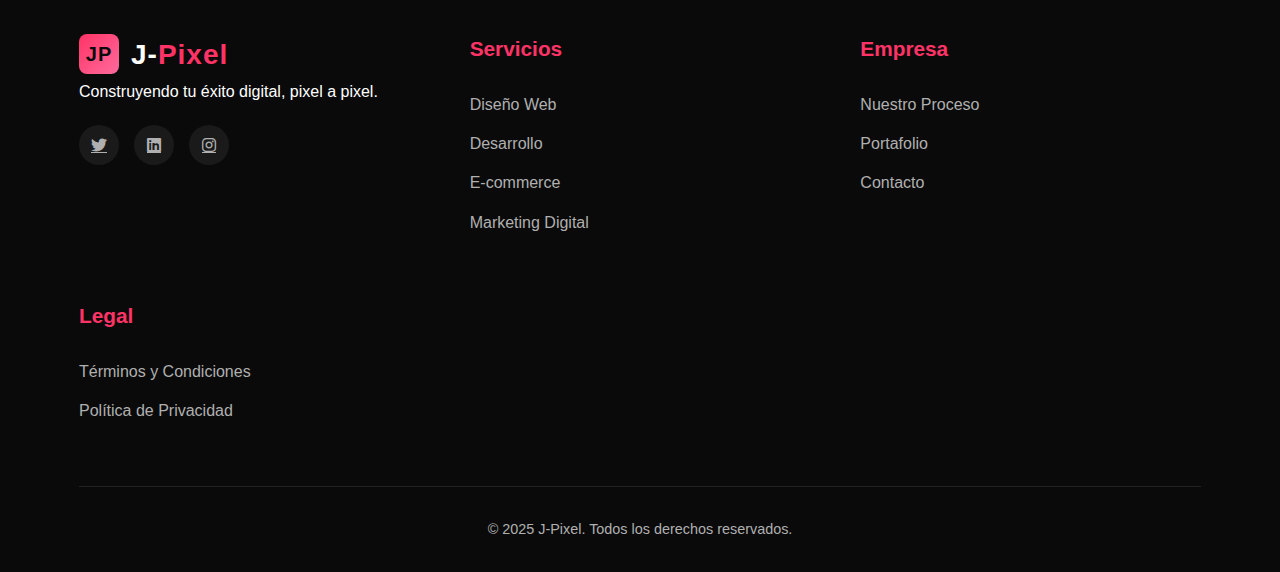
<file: portafolio.html>
<!DOCTYPE html>
<html lang="es">
<head>
    <meta charset="UTF-8">
    <meta name="viewport" content="width=device-width, initial-scale=1.0">
    <title>Portafolio - J-Pixel</title>
    <link rel="stylesheet" href="assets/css/style.css">
    <link rel="stylesheet" href="assets/css/responsive.css">
    <link rel="icon" href="assets/images/favicon.ico" type="image/x-icon">
    <link rel="stylesheet" href="https://cdnjs.cloudflare.com/ajax/libs/font-awesome/6.4.0/css/all.min.css">
</head>
<body>
    <!-- Fondo con líneas de conexión -->
    <div class="background-lines" id="backgroundLines"></div>
    
    <!-- Header -->
    <header id="header">
        <div class="container">
            <nav>
                <a href="index.html" class="logo">
                    <div class="logo-icon">JP</div>
                    <div class="logo-text">J-<span>Pixel</span></div>
                </a>
                <ul class="nav-links">
                    <li><a href="index.html">Inicio</a></li>
                    <li><a href="servicios.html">Servicios</a></li>
                    <li><a href="index.html#process">Proceso</a></li>
                    <li><a href="portafolio.html" class="active">Portafolio</a></li>
                    <li><a href="contacto.html">Contacto</a></li>
                    <li class="nav-cta"><a href="contacto.html" class="btn">Solicitar Presupuesto</a></li>
                </ul>
                <div class="menu-toggle" id="menuToggle">
                    <i class="fas fa-bars"></i>
                </div>
            </nav>
        </div>
    </header>

    <!-- Hero Section Portafolio -->
    <section class="hero">
        <div class="container">
            <div class="hero-content">
                <h1>Nuestro Portafolio</h1>
                <p>Proyectos destacados que demuestran nuestra experiencia y creatividad</p>
            </div>
        </div>
    </section>

    <!-- Filtros de Portafolio -->
    <section class="portfolio-filters section-bg">
        <div class="container">
            <div class="filter-buttons">
                <button class="filter-btn active" data-filter="all">Todos</button>
                <button class="filter-btn" data-filter="web">Diseño Web</button>
                <button class="filter-btn" data-filter="ecommerce">E-commerce</button>
                <button class="filter-btn" data-filter="branding">Branding</button>
                <button class="filter-btn" data-filter="app">Aplicaciones</button>
            </div>
        </div>
    </section>

    <!-- Proyectos del Portafolio -->
    <section class="portfolio-projects">
        <div class="container">
            <div class="projects-grid">
                <!-- Proyecto 1 -->
                <div class="project-card" data-category="web ecommerce">
                    <div class="project-image">
                        <div class="project-overlay">
                            <div class="project-links">
                                <a href="#" class="project-link">
                                    <i class="fas fa-external-link-alt"></i>
                                </a>
                                <a href="#" class="project-link">
                                    <i class="fas fa-search"></i>
                                </a>
                            </div>
                        </div>
                        <div class="project-badge">E-commerce</div>
                    </div>
                    <div class="project-content">
                        <h3>Moda Elegante - Tienda Online</h3>
                        <p>Tienda de moda premium con catálogo de productos, carrito de compras y pasarela de pago integrada.</p>
                        <div class="project-tech">
                            <span class="tech-tag">React</span>
                            <span class="tech-tag">Node.js</span>
                            <span class="tech-tag">MongoDB</span>
                        </div>
                        <div class="project-stats">
                            <div class="stat">
                                <i class="fas fa-chart-line"></i>
                                <span>+200% ventas</span>
                            </div>
                            <div class="stat">
                                <i class="fas fa-clock"></i>
                                <span>3 meses</span>
                            </div>
                        </div>
                    </div>
                </div>

                <!-- Proyecto 2 -->
                <div class="project-card" data-category="web branding">
                    <div class="project-image">
                        <div class="project-overlay">
                            <div class="project-links">
                                <a href="#" class="project-link">
                                    <i class="fas fa-external-link-alt"></i>
                                </a>
                                <a href="#" class="project-link">
                                    <i class="fas fa-search"></i>
                                </a>
                            </div>
                        </div>
                        <div class="project-badge">Corporativo</div>
                    </div>
                    <div class="project-content">
                        <h3>TechSolutions - Web Corporativa</h3>
                        <p>Sitio web institucional para empresa de tecnología con blog integrado y sistema de contactos.</p>
                        <div class="project-tech">
                            <span class="tech-tag">WordPress</span>
                            <span class="tech-tag">PHP</span>
                            <span class="tech-tag">MySQL</span>
                        </div>
                        <div class="project-stats">
                            <div class="stat">
                                <i class="fas fa-users"></i>
                                <span>+5K visitas/mes</span>
                            </div>
                            <div class="stat">
                                <i class="fas fa-clock"></i>
                                <span>2 meses</span>
                            </div>
                        </div>
                    </div>
                </div>

                <!-- Proyecto 3 -->
                <div class="project-card" data-category="app web">
                    <div class="project-image">
                        <div class="project-overlay">
                            <div class="project-links">
                                <a href="#" class="project-link">
                                    <i class="fas fa-external-link-alt"></i>
                                </a>
                                <a href="#" class="project-link">
                                    <i class="fas fa-search"></i>
                                </a>
                            </div>
                        </div>
                        <div class="project-badge">Web App</div>
                    </div>
                    <div class="project-content">
                        <h3>FoodDelivery - App de Pedidos</h3>
                        <p>Aplicación web para restaurante con sistema de pedidos online, tracking y notificaciones.</p>
                        <div class="project-tech">
                            <span class="tech-tag">Vue.js</span>
                            <span class="tech-tag">Laravel</span>
                            <span class="tech-tag">WebSockets</span>
                        </div>
                        <div class="project-stats">
                            <div class="stat">
                                <i class="fas fa-utensils"></i>
                                <span>+500 pedidos/mes</span>
                            </div>
                            <div class="stat">
                                <i class="fas fa-clock"></i>
                                <span>4 meses</span>
                            </div>
                        </div>
                    </div>
                </div>

                <!-- Proyecto 4 -->
                <div class="project-card" data-category="branding web">
                    <div class="project-image">
                        <div class="project-overlay">
                            <div class="project-links">
                                <a href="#" class="project-link">
                                    <i class="fas fa-external-link-alt"></i>
                                </a>
                                <a href="#" class="project-link">
                                    <i class="fas fa-search"></i>
                                </a>
                            </div>
                        </div>
                        <div class="project-badge">Branding</div>
                    </div>
                    <div class="project-content">
                        <h3>EcoLife - Identidad Corporativa</h3>
                        <p>Rediseño completo de marca incluyendo logo, paleta de colores y manual de identidad visual.</p>
                        <div class="project-tech">
                            <span class="tech-tag">Adobe Suite</span>
                            <span class="tech-tag">Branding</span>
                            <span class="tech-tag">UI/UX</span>
                        </div>
                        <div class="project-stats">
                            <div class="stat">
                                <i class="fas fa-palette"></i>
                                <span>Identidad completa</span>
                            </div>
                            <div class="stat">
                                <i class="fas fa-clock"></i>
                                <span>6 semanas</span>
                            </div>
                        </div>
                    </div>
                </div>

                <!-- Proyecto 5 -->
                <div class="project-card" data-category="ecommerce web">
                    <div class="project-image">
                        <div class="project-overlay">
                            <div class="project-links">
                                <a href="#" class="project-link">
                                    <i class="fas fa-external-link-alt"></i>
                                </a>
                                <a href="#" class="project-link">
                                    <i class="fas fa-search"></i>
                                </a>
                            </div>
                        </div>
                        <div class="project-badge">E-commerce</div>
                    </div>
                    <div class="project-content">
                        <h3>TechStore - Marketplace Tecnología</h3>
                        <p>Marketplace especializado en productos tecnológicos con múltiples vendedores y sistema de reviews.</p>
                        <div class="project-tech">
                            <span class="tech-tag">React</span>
                            <span class="tech-tag">Express.js</span>
                            <span class="tech-tag">PostgreSQL</span>
                        </div>
                        <div class="project-stats">
                            <div class="stat">
                                <i class="fas fa-store"></i>
                                <span>+50 vendedores</span>
                            </div>
                            <div class="stat">
                                <i class="fas fa-clock"></i>
                                <span>5 meses</span>
                            </div>
                        </div>
                    </div>
                </div>

                <!-- Proyecto 6 -->
                <div class="project-card" data-category="app">
                    <div class="project-image">
                        <div class="project-overlay">
                            <div class="project-links">
                                <a href="#" class="project-link">
                                    <i class="fas fa-external-link-alt"></i>
                                </a>
                                <a href="#" class="project-link">
                                    <i class="fas fa-search"></i>
                                </a>
                            </div>
                        </div>
                        <div class="project-badge">Mobile App</div>
                    </div>
                    <div class="project-content">
                        <h3>FitTrack - App de Fitness</h3>
                        <p>Aplicación móvil para seguimiento de entrenamientos, nutrición y progresos deportivos.</p>
                        <div class="project-tech">
                            <span class="tech-tag">React Native</span>
                            <span class="tech-tag">Firebase</span>
                            <span class="tech-tag">API REST</span>
                        </div>
                        <div class="project-stats">
                            <div class="stat">
                                <i class="fas fa-download"></i>
                                <span>+10K descargas</span>
                            </div>
                            <div class="stat">
                                <i class="fas fa-clock"></i>
                                <span>4 meses</span>
                            </div>
                        </div>
                    </div>
                </div>
            </div>
        </div>
    </section>

    <!-- Estadísticas -->
    <section class="portfolio-stats section-bg">
        <div class="container">
            <div class="stats-grid">
                <div class="stat-item">
                    <div class="stat-number" data-count="50">0</div>
                    <div class="stat-label">Proyectos Completados</div>
                </div>
                <div class="stat-item">
                    <div class="stat-number" data-count="35">0</div>
                    <div class="stat-label">Clientes Satisfechos</div>
                </div>
                <div class="stat-item">
                    <div class="stat-number" data-count="15">0</div>
                    <div class="stat-label">Premios y Reconocimientos</div>
                </div>
                <div class="stat-item">
                    <div class="stat-number" data-count="3">0</div>
                    <div class="stat-label">Años de Experiencia</div>
                </div>
            </div>
        </div>
    </section>

    <!-- CTA Section -->
    <section class="cta-portfolio">
        <div class="container">
            <div class="cta-portfolio-content">
                <h2>¿Te gusta lo que ves?</h2>
                <p>Hablemos sobre tu próximo proyecto. Juntos podemos crear algo extraordinario.</p>
                <a href="contacto.html" class="btn">Iniciar Proyecto</a>
            </div>
        </div>
    </section>

    <!-- Footer -->
    <footer>
        <div class="container">
            <div class="footer-content">
                <div class="footer-column">
                    <a href="index.html" class="logo">
                        <div class="logo-icon">JP</div>
                        <div class="logo-text">J-<span>Pixel</span></div>
                    </a>
                    <p>Construyendo tu éxito digital, pixel a pixel.</p>
                    <div class="social-links">
                        <a href="#"><i class="fab fa-twitter"></i></a>
                        <a href="#"><i class="fab fa-linkedin"></i></a>
                        <a href="#"><i class="fab fa-instagram"></i></a>
                    </div>
                </div>
                <div class="footer-column">
                    <h3>Servicios</h3>
                    <ul class="footer-links">
                        <li><a href="servicios.html#diseno">Diseño Web</a></li>
                        <li><a href="servicios.html#desarrollo">Desarrollo</a></li>
                        <li><a href="servicios.html#ecommerce">E-commerce</a></li>
                        <li><a href="servicios.html#marketing">Marketing Digital</a></li>
                    </ul>
                </div>
                <div class="footer-column">
                    <h3>Empresa</h3>
                    <ul class="footer-links">
                        <li><a href="proceso.html">Nuestro Proceso</a></li>
                        <li><a href="portafolio.html">Portafolio</a></li>
                        <li><a href="contacto.html">Contacto</a></li>
                    </ul>
                </div>
                <div class="footer-column">
                    <h3>Legal</h3>
                    <ul class="footer-links">
                        <li><a href="terminos.html">Términos y Condiciones</a></li>
                        <li><a href="privacidad.html">Política de Privacidad</a></li>
                    </ul>
                </div>
            </div>
            <div class="copyright">
                <p>&copy; 2025 J-Pixel. Todos los derechos reservados.</p>
            </div>
        </div>
    </footer>

    <script src="assets/js/script.js"></script>
    <style>
        .portfolio-filters {
            padding: 40px 0;
        }

        .filter-buttons {
            display: flex;
            justify-content: center;
            flex-wrap: wrap;
            gap: 15px;
        }

        .filter-btn {
            padding: 12px 24px;
            background: transparent;
            border: 2px solid var(--border-color);
            color: var(--text-light);
            border-radius: 25px;
            cursor: pointer;
            transition: var(--transition);
            font-weight: 500;
        }

        .filter-btn:hover,
        .filter-btn.active {
            background: var(--accent);
            border-color: var(--accent);
            color: var(--primary);
        }

        .portfolio-projects {
            padding: 100px 0;
        }

        .projects-grid {
            display: grid;
            grid-template-columns: repeat(auto-fit, minmax(350px, 1fr));
            gap: 30px;
        }

        .project-card {
            background: var(--card-bg);
            border: 1px solid var(--border-color);
            border-radius: 12px;
            overflow: hidden;
            transition: var(--transition);
        }

        .project-card:hover {
            transform: translateY(-10px);
            box-shadow: var(--shadow-hover);
        }

        .project-image {
            position: relative;
            height: 250px;
            background: linear-gradient(135deg, var(--accent), var(--accent-light));
            display: flex;
            align-items: center;
            justify-content: center;
            color: var(--primary);
            font-size: 3rem;
        }

        .project-overlay {
            position: absolute;
            top: 0;
            left: 0;
            right: 0;
            bottom: 0;
            background: rgba(0, 0, 0, 0.8);
            display: flex;
            align-items: center;
            justify-content: center;
            opacity: 0;
            transition: var(--transition);
        }

        .project-card:hover .project-overlay {
            opacity: 1;
        }

        .project-links {
            display: flex;
            gap: 15px;
        }

        .project-link {
            width: 50px;
            height: 50px;
            background: var(--accent);
            border-radius: 50%;
            display: flex;
            align-items: center;
            justify-content: center;
            color: var(--primary);
            text-decoration: none;
            transition: var(--transition);
        }

        .project-link:hover {
            background: var(--primary);
            color: var(--accent);
            transform: scale(1.1);
        }

        .project-badge {
            position: absolute;
            top: 15px;
            right: 15px;
            background: var(--primary);
            color: var(--secondary);
            padding: 5px 12px;
            border-radius: 15px;
            font-size: 0.8rem;
            font-weight: 500;
        }

        .project-content {
            padding: 25px;
        }

        .project-content h3 {
            color: var(--secondary);
            margin-bottom: 15px;
            font-size: 1.3rem;
        }

        .project-content p {
            color: var(--text-light);
            margin-bottom: 20px;
            line-height: 1.6;
        }

        .project-tech {
            display: flex;
            flex-wrap: wrap;
            gap: 8px;
            margin-bottom: 20px;
        }

        .tech-tag {
            background: rgba(255, 51, 102, 0.1);
            color: var(--accent);
            padding: 4px 10px;
            border-radius: 12px;
            font-size: 0.8rem;
            font-weight: 500;
        }

        .project-stats {
            display: flex;
            justify-content: space-between;
            border-top: 1px solid var(--border-color);
            padding-top: 20px;
        }

        .stat {
            display: flex;
            align-items: center;
            gap: 8px;
            color: var(--text-light);
            font-size: 0.9rem;
        }

        .stat i {
            color: var(--accent);
        }

        .portfolio-stats {
            padding: 80px 0;
        }

        .stats-grid {
            display: grid;
            grid-template-columns: repeat(auto-fit, minmax(200px, 1fr));
            gap: 40px;
            text-align: center;
        }

        .stat-item {
            padding: 30px;
        }

        .stat-number {
            font-size: 3rem;
            font-weight: bold;
            color: var(--accent);
            margin-bottom: 10px;
        }

        .stat-label {
            color: var(--text-light);
            font-size: 1.1rem;
        }

        .cta-portfolio {
            background: linear-gradient(135deg, var(--accent), var(--accent-light));
            padding: 80px 0;
            text-align: center;
            color: var(--primary);
        }

        .cta-portfolio-content h2 {
            color: var(--primary);
            margin-bottom: 20px;
        }

        .cta-portfolio-content p {
            color: var(--primary);
            opacity: 0.9;
            margin-bottom: 30px;
            font-size: 1.1rem;
            max-width: 600px;
            margin-left: auto;
            margin-right: auto;
        }

        .cta-portfolio .btn {
            background: var(--primary);
            color: var(--secondary);
        }

        .cta-portfolio .btn:hover {
            background: var(--card-bg);
        }

        @media (max-width: 768px) {
            .projects-grid {
                grid-template-columns: 1fr;
            }

            .filter-buttons {
                gap: 10px;
            }

            .filter-btn {
                padding: 10px 20px;
                font-size: 0.9rem;
            }

            .stats-grid {
                grid-template-columns: repeat(2, 1fr);
                gap: 20px;
            }

            .stat-number {
                font-size: 2.5rem;
            }
        }
    </style>
    <script>
        // Filtrado de proyectos
        document.addEventListener('DOMContentLoaded', function() {
            const filterButtons = document.querySelectorAll('.filter-btn');
            const projectCards = document.querySelectorAll('.project-card');

            filterButtons.forEach(button => {
                button.addEventListener('click', function() {
                    // Remover clase active de todos los botones
                    filterButtons.forEach(btn => btn.classList.remove('active'));
                    // Agregar clase active al botón clickeado
                    this.classList.add('active');

                    const filterValue = this.getAttribute('data-filter');

                    projectCards.forEach(card => {
                        if (filterValue === 'all') {
                            card.style.display = 'block';
                        } else {
                            const categories = card.getAttribute('data-category').split(' ');
                            if (categories.includes(filterValue)) {
                                card.style.display = 'block';
                            } else {
                                card.style.display = 'none';
                            }
                        }
                    });
                });
            });

            // Animación de contadores
            const statNumbers = document.querySelectorAll('.stat-number');
            
            const observer = new IntersectionObserver((entries) => {
                entries.forEach(entry => {
                    if (entry.isIntersecting) {
                        const target = +entry.target.getAttribute('data-count');
                        const duration = 2000;
                        const step = target / (duration / 16);
                        let current = 0;

                        const timer = setInterval(() => {
                            current += step;
                            if (current >= target) {
                                current = target;
                                clearInterval(timer);
                            }
                            entry.target.textContent = Math.floor(current);
                        }, 16);
                        
                        observer.unobserve(entry.target);
                    }
                });
            }, { threshold: 0.5 });

            statNumbers.forEach(stat => observer.observe(stat));
        });
    </script>
</body>
</html>
</file>
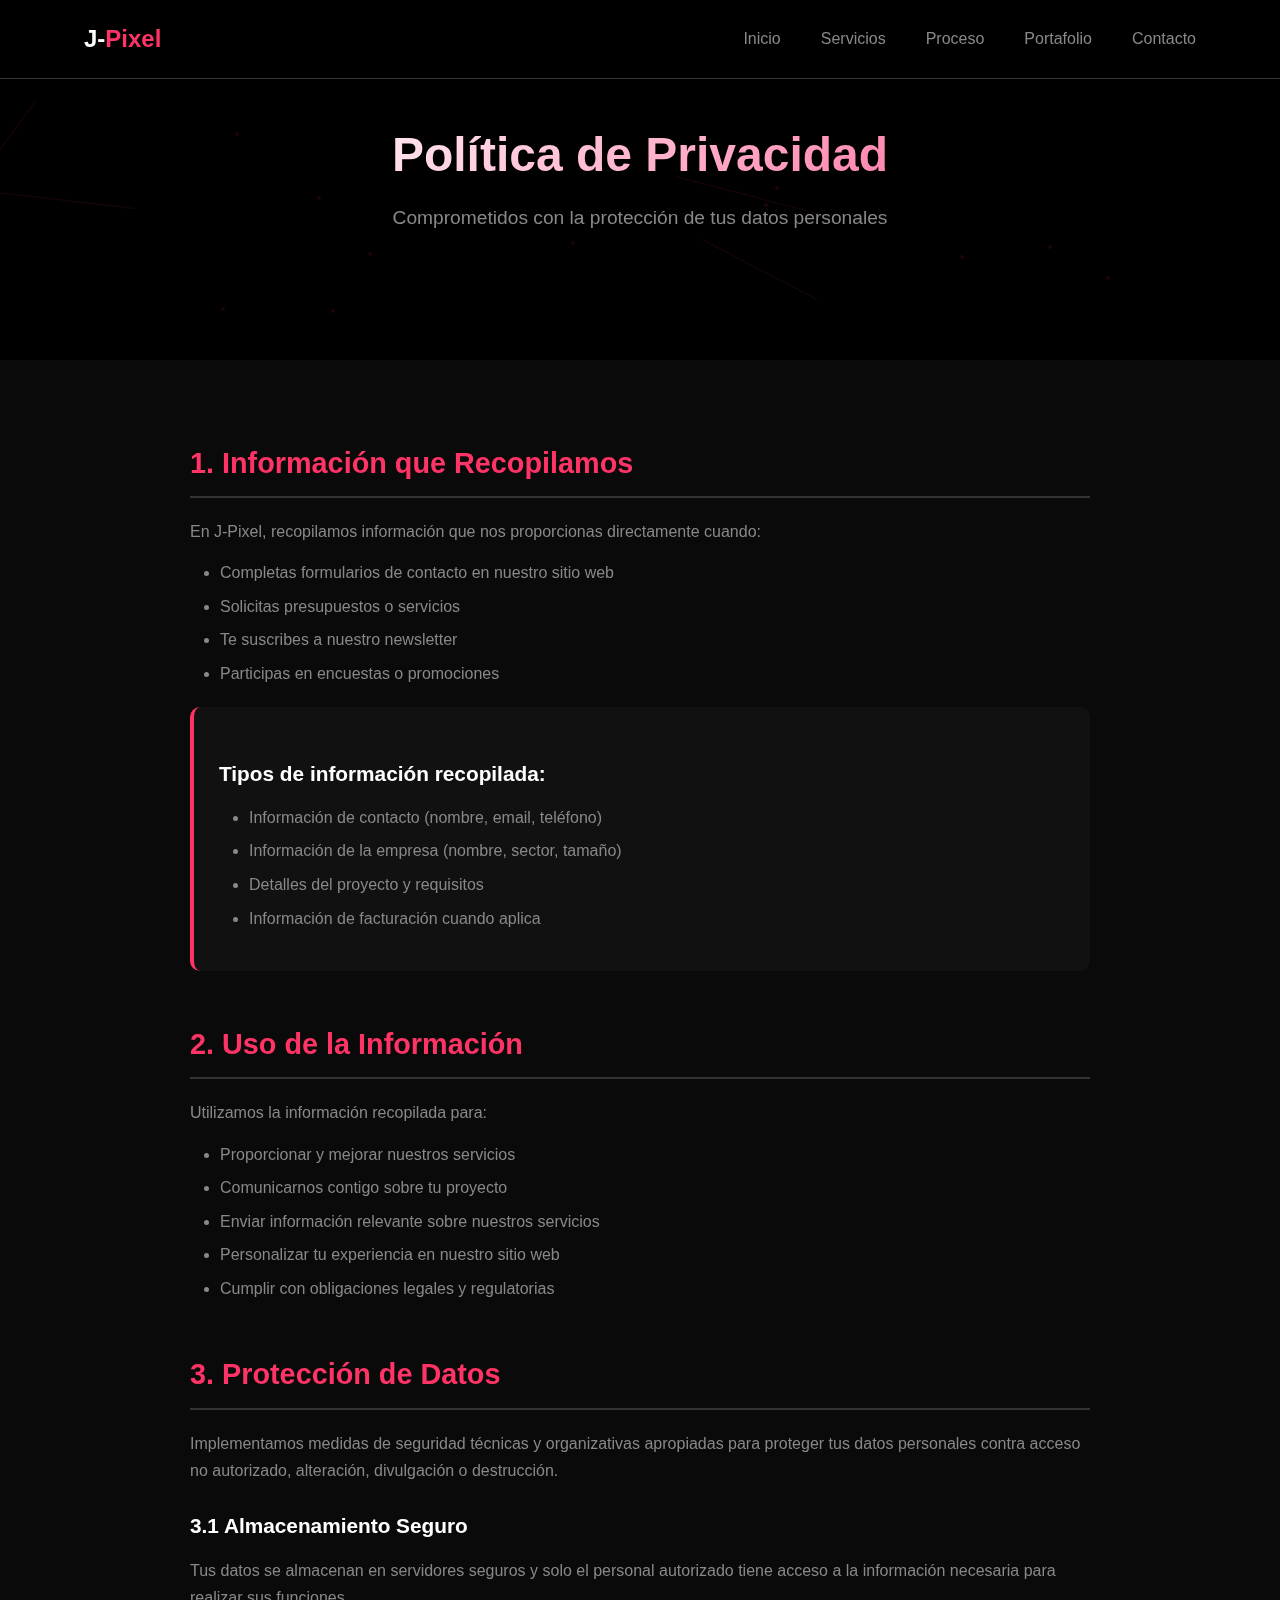
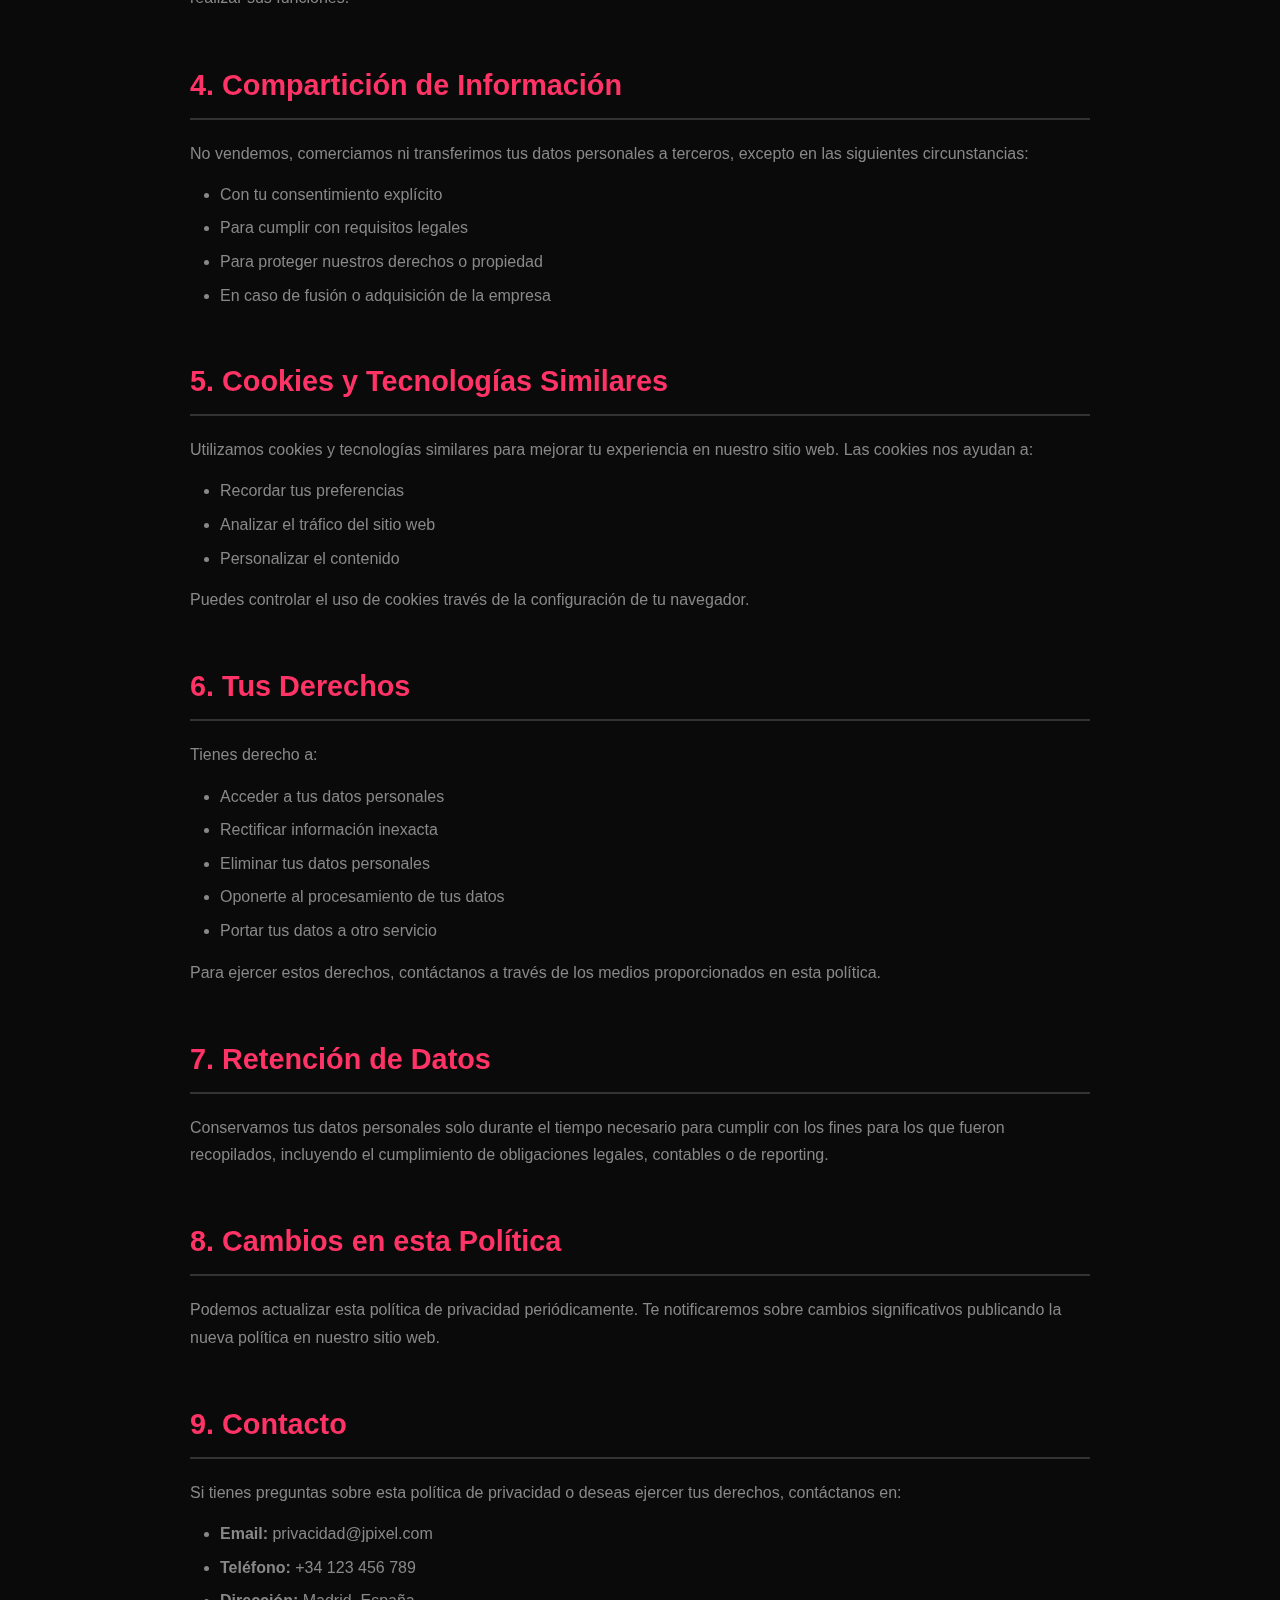
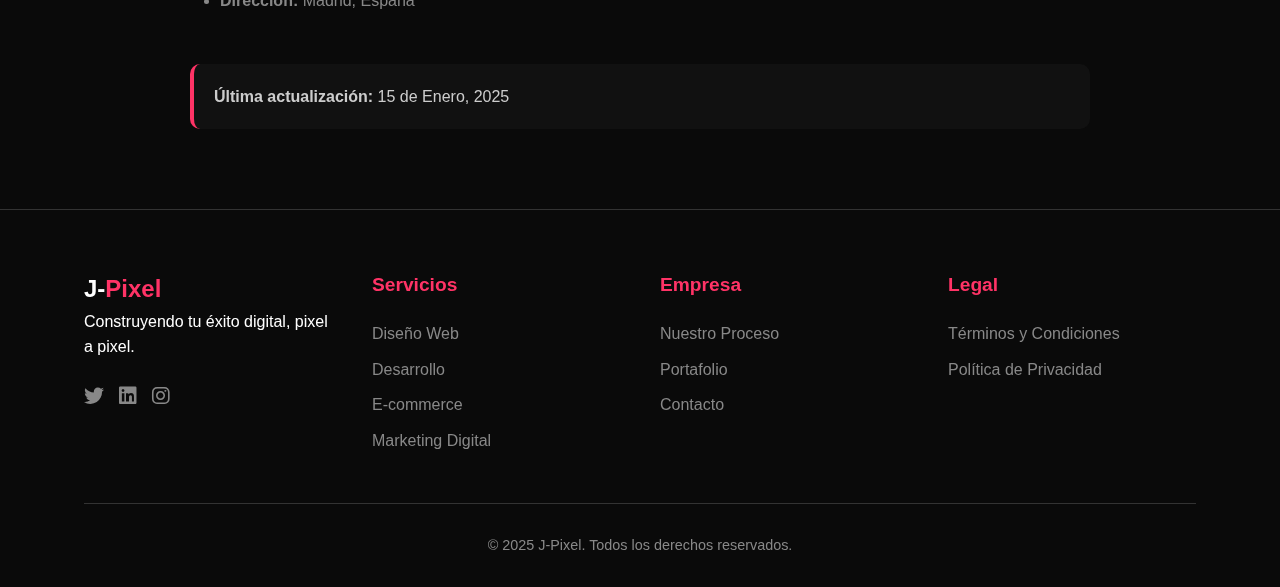
<file: privacidad.html>
<!DOCTYPE html>
<html lang="es">
<head>
    <meta charset="UTF-8">
    <meta name="viewport" content="width=device-width, initial-scale=1.0">
    <title>Política de Privacidad - J-Pixel</title>
    <link rel="stylesheet" href="https://cdnjs.cloudflare.com/ajax/libs/font-awesome/6.4.0/css/all.min.css">
    <style>
        /* ===== VARIABLES Y RESET ===== */
        :root {
            --primary: #000000;
            --secondary: #ffffff;
            --accent: #ff3366;
            --accent-light: #ff6b9d;
            --text-light: #888888;
            --text-lighter: #cccccc;
            --card-bg: #111111;
            --section-bg: #0a0a0a;
            --border-color: #333333;
            --transition: all 0.3s ease;
        }

        * {
            margin: 0;
            padding: 0;
            box-sizing: border-box;
            font-family: 'Arial', sans-serif;
        }

        body {
            background-color: var(--primary);
            color: var(--secondary);
            line-height: 1.6;
            overflow-x: hidden;
        }

        /* ===== FONDO CON LÍNEAS DE CONEXIÓN ===== */
        .background-lines {
            position: fixed;
            top: 0;
            left: 0;
            width: 100%;
            height: 100%;
            z-index: -1;
            opacity: 0.1;
            pointer-events: none;
        }

        .line {
            position: absolute;
            background: var(--accent);
            height: 1px;
            transform-origin: left;
            animation: lineAnimation 8s linear infinite;
        }

        .node {
            position: absolute;
            width: 4px;
            height: 4px;
            background-color: var(--accent);
            border-radius: 50%;
            animation: nodePulse 3s ease-in-out infinite;
        }

        @keyframes lineAnimation {
            0% {
                transform: scaleX(0);
                opacity: 0;
            }
            50% {
                opacity: 1;
            }
            100% {
                transform: scaleX(1);
                opacity: 0;
            }
        }

        @keyframes nodePulse {
            0%, 100% {
                transform: scale(1);
                opacity: 0.5;
            }
            50% {
                transform: scale(1.3);
                opacity: 1;
            }
        }

        /* ===== HEADER ===== */
        header {
            position: fixed;
            top: 0;
            width: 100%;
            padding: 20px 0;
            background: rgba(0, 0, 0, 0.9);
            backdrop-filter: blur(10px);
            z-index: 1000;
            border-bottom: 1px solid var(--border-color);
        }

        .container {
            width: 90%;
            max-width: 1200px;
            margin: 0 auto;
            padding: 0 20px;
        }

        nav {
            display: flex;
            justify-content: space-between;
            align-items: center;
        }

        .logo {
            font-size: 24px;
            font-weight: bold;
            color: var(--secondary);
            text-decoration: none;
        }

        .logo span {
            color: var(--accent);
        }

        .nav-links {
            display: flex;
            list-style: none;
            gap: 40px;
        }

        .nav-links a {
            color: var(--text-light);
            text-decoration: none;
            font-weight: 500;
            transition: var(--transition);
            position: relative;
        }

        .nav-links a:hover,
        .nav-links a.active {
            color: var(--secondary);
        }

        .nav-links a::after {
            content: '';
            position: absolute;
            bottom: -5px;
            left: 0;
            width: 0;
            height: 2px;
            background: var(--accent);
            transition: var(--transition);
        }

        .nav-links a:hover::after,
        .nav-links a.active::after {
            width: 100%;
        }

        .menu-toggle {
            display: none;
            font-size: 24px;
            cursor: pointer;
        }

        /* ===== HERO SECTION ===== */
        .hero {
            min-height: 40vh;
            display: flex;
            align-items: center;
            padding: 120px 0 80px;
            position: relative;
        }

        .hero-content {
            max-width: 800px;
            text-align: center;
            margin: 0 auto;
        }

        .hero h1 {
            font-size: 3rem;
            font-weight: 700;
            line-height: 1.2;
            margin-bottom: 20px;
            background: linear-gradient(135deg, var(--secondary) 0%, var(--accent-light) 100%);
            -webkit-background-clip: text;
            -webkit-text-fill-color: transparent;
            background-clip: text;
        }

        .hero p {
            font-size: 1.2rem;
            color: var(--text-light);
            margin-bottom: 40px;
        }

        /* ===== CONTENIDO LEGAL ===== */
        .legal-content {
            padding: 80px 0;
            background: var(--section-bg);
        }

        .legal-container {
            max-width: 900px;
            margin: 0 auto;
        }

        .legal-section {
            margin-bottom: 50px;
        }

        .legal-section h2 {
            color: var(--accent);
            font-size: 1.8rem;
            margin-bottom: 20px;
            padding-bottom: 10px;
            border-bottom: 2px solid var(--border-color);
        }

        .legal-section h3 {
            color: var(--secondary);
            font-size: 1.3rem;
            margin: 25px 0 15px 0;
        }

        .legal-section p {
            color: var(--text-light);
            margin-bottom: 15px;
            line-height: 1.7;
        }

        .legal-section ul {
            color: var(--text-light);
            margin: 15px 0 15px 30px;
        }

        .legal-section li {
            margin-bottom: 8px;
            line-height: 1.6;
        }

        .privacy-highlight {
            background: var(--card-bg);
            padding: 25px;
            border-radius: 10px;
            border-left: 4px solid var(--accent);
            margin: 20px 0;
        }

        .last-updated {
            background: var(--card-bg);
            padding: 20px;
            border-radius: 10px;
            border-left: 4px solid var(--accent);
            margin-top: 40px;
        }

        .last-updated p {
            color: var(--text-lighter);
            margin: 0;
        }

        /* ===== FOOTER ===== */
        footer {
            background: var(--section-bg);
            padding: 60px 0 30px;
            border-top: 1px solid var(--border-color);
        }

        .footer-content {
            display: grid;
            grid-template-columns: repeat(auto-fit, minmax(200px, 1fr));
            gap: 40px;
            margin-bottom: 40px;
        }

        .footer-column h3 {
            color: var(--accent);
            margin-bottom: 20px;
            font-size: 1.2rem;
        }

        .footer-links {
            list-style: none;
        }

        .footer-links li {
            margin-bottom: 10px;
        }

        .footer-links a {
            color: var(--text-light);
            text-decoration: none;
            transition: var(--transition);
        }

        .footer-links a:hover {
            color: var(--accent);
        }

        .social-links {
            display: flex;
            gap: 15px;
            margin-top: 20px;
        }

        .social-links a {
            color: var(--text-light);
            font-size: 20px;
            transition: var(--transition);
        }

        .social-links a:hover {
            color: var(--accent);
        }

        .copyright {
            text-align: center;
            padding-top: 30px;
            border-top: 1px solid var(--border-color);
            color: var(--text-light);
            font-size: 0.9rem;
        }

        /* ===== RESPONSIVE ===== */
        @media (max-width: 768px) {
            .nav-links {
                display: none;
            }

            .menu-toggle {
                display: block;
            }

            .hero h1 {
                font-size: 2.2rem;
            }

            .legal-section h2 {
                font-size: 1.5rem;
            }

            .footer-content {
                grid-template-columns: 1fr;
                text-align: center;
            }
        }
    </style>
</head>
<body>
    <!-- Fondo con líneas de conexión -->
    <div class="background-lines" id="backgroundLines"></div>
    
    <!-- Header -->
    <header>
        <div class="container">
            <nav>
                <a href="index.html" class="logo">J-<span>Pixel</span></a>
                <ul class="nav-links">
                    <li><a href="index.html">Inicio</a></li>
                    <li><a href="servicios.html">Servicios</a></li>
                    <li><a href="proceso.html">Proceso</a></li>
                    <li><a href="portafolio.html">Portafolio</a></li>
                    <li><a href="contacto.html">Contacto</a></li>
                </ul>
                <div class="menu-toggle">
                    <i class="fas fa-bars"></i>
                </div>
            </nav>
        </div>
    </header>

    <!-- Hero Section -->
    <section class="hero">
        <div class="container">
            <div class="hero-content">
                <h1>Política de Privacidad</h1>
                <p>Comprometidos con la protección de tus datos personales</p>
            </div>
        </div>
    </section>

    <!-- Contenido Legal -->
    <section class="legal-content">
        <div class="container">
            <div class="legal-container">
                <div class="legal-section">
                    <h2>1. Información que Recopilamos</h2>
                    <p>En J-Pixel, recopilamos información que nos proporcionas directamente cuando:</p>
                    <ul>
                        <li>Completas formularios de contacto en nuestro sitio web</li>
                        <li>Solicitas presupuestos o servicios</li>
                        <li>Te suscribes a nuestro newsletter</li>
                        <li>Participas en encuestas o promociones</li>
                    </ul>
                    
                    <div class="privacy-highlight">
                        <h3>Tipos de información recopilada:</h3>
                        <ul>
                            <li>Información de contacto (nombre, email, teléfono)</li>
                            <li>Información de la empresa (nombre, sector, tamaño)</li>
                            <li>Detalles del proyecto y requisitos</li>
                            <li>Información de facturación cuando aplica</li>
                        </ul>
                    </div>
                </div>

                <div class="legal-section">
                    <h2>2. Uso de la Información</h2>
                    <p>Utilizamos la información recopilada para:</p>
                    <ul>
                        <li>Proporcionar y mejorar nuestros servicios</li>
                        <li>Comunicarnos contigo sobre tu proyecto</li>
                        <li>Enviar información relevante sobre nuestros servicios</li>
                        <li>Personalizar tu experiencia en nuestro sitio web</li>
                        <li>Cumplir con obligaciones legales y regulatorias</li>
                    </ul>
                </div>

                <div class="legal-section">
                    <h2>3. Protección de Datos</h2>
                    <p>Implementamos medidas de seguridad técnicas y organizativas apropiadas para proteger tus datos personales contra acceso no autorizado, alteración, divulgación o destrucción.</p>
                    
                    <h3>3.1 Almacenamiento Seguro</h3>
                    <p>Tus datos se almacenan en servidores seguros y solo el personal autorizado tiene acceso a la información necesaria para realizar sus funciones.</p>
                </div>

                <div class="legal-section">
                    <h2>4. Compartición de Información</h2>
                    <p>No vendemos, comerciamos ni transferimos tus datos personales a terceros, excepto en las siguientes circunstancias:</p>
                    <ul>
                        <li>Con tu consentimiento explícito</li>
                        <li>Para cumplir con requisitos legales</li>
                        <li>Para proteger nuestros derechos o propiedad</li>
                        <li>En caso de fusión o adquisición de la empresa</li>
                    </ul>
                </div>

                <div class="legal-section">
                    <h2>5. Cookies y Tecnologías Similares</h2>
                    <p>Utilizamos cookies y tecnologías similares para mejorar tu experiencia en nuestro sitio web. Las cookies nos ayudan a:</p>
                    <ul>
                        <li>Recordar tus preferencias</li>
                        <li>Analizar el tráfico del sitio web</li>
                        <li>Personalizar el contenido</li>
                    </ul>
                    <p>Puedes controlar el uso de cookies través de la configuración de tu navegador.</p>
                </div>

                <div class="legal-section">
                    <h2>6. Tus Derechos</h2>
                    <p>Tienes derecho a:</p>
                    <ul>
                        <li>Acceder a tus datos personales</li>
                        <li>Rectificar información inexacta</li>
                        <li>Eliminar tus datos personales</li>
                        <li>Oponerte al procesamiento de tus datos</li>
                        <li>Portar tus datos a otro servicio</li>
                    </ul>
                    <p>Para ejercer estos derechos, contáctanos a través de los medios proporcionados en esta política.</p>
                </div>

                <div class="legal-section">
                    <h2>7. Retención de Datos</h2>
                    <p>Conservamos tus datos personales solo durante el tiempo necesario para cumplir con los fines para los que fueron recopilados, incluyendo el cumplimiento de obligaciones legales, contables o de reporting.</p>
                </div>

                <div class="legal-section">
                    <h2>8. Cambios en esta Política</h2>
                    <p>Podemos actualizar esta política de privacidad periódicamente. Te notificaremos sobre cambios significativos publicando la nueva política en nuestro sitio web.</p>
                </div>

                <div class="legal-section">
                    <h2>9. Contacto</h2>
                    <p>Si tienes preguntas sobre esta política de privacidad o deseas ejercer tus derechos, contáctanos en:</p>
                    <ul>
                        <li><strong>Email:</strong> privacidad@jpixel.com</li>
                        <li><strong>Teléfono:</strong> +34 123 456 789</li>
                        <li><strong>Dirección:</strong> Madrid, España</li>
                    </ul>
                </div>

                <div class="last-updated">
                    <p><strong>Última actualización:</strong> 15 de Enero, 2025</p>
                </div>
            </div>
        </div>
    </section>

    <!-- Footer -->
    <footer>
        <div class="container">
            <div class="footer-content">
                <div class="footer-column">
                    <a href="index.html" class="logo">J-<span>Pixel</span></a>
                    <p>Construyendo tu éxito digital, pixel a pixel.</p>
                    <div class="social-links">
                        <a href="#"><i class="fab fa-twitter"></i></a>
                        <a href="#"><i class="fab fa-linkedin"></i></a>
                        <a href="#"><i class="fab fa-instagram"></i></a>
                    </div>
                </div>
                <div class="footer-column">
                    <h3>Servicios</h3>
                    <ul class="footer-links">
                        <li><a href="servicios.html#diseno">Diseño Web</a></li>
                        <li><a href="servicios.html#desarrollo">Desarrollo</a></li>
                        <li><a href="servicios.html#ecommerce">E-commerce</a></li>
                        <li><a href="servicios.html#marketing">Marketing Digital</a></li>
                    </ul>
                </div>
                <div class="footer-column">
                    <h3>Empresa</h3>
                    <ul class="footer-links">
                        <li><a href="proceso.html">Nuestro Proceso</a></li>
                        <li><a href="portafolio.html">Portafolio</a></li>
                        <li><a href="contacto.html">Contacto</a></li>
                    </ul>
                </div>
                <div class="footer-column">
                    <h3>Legal</h3>
                    <ul class="footer-links">
                        <li><a href="terminos.html">Términos y Condiciones</a></li>
                        <li><a href="privacidad.html">Política de Privacidad</a></li>
                    </ul>
                </div>
            </div>
            <div class="copyright">
                <p>&copy; 2025 J-Pixel. Todos los derechos reservados.</p>
            </div>
        </div>
    </footer>

    <script>
        // Crear líneas de conexión dinámicas
        document.addEventListener('DOMContentLoaded', function() {
            const backgroundLines = document.getElementById('backgroundLines');
            const numLines = 30;
            const numNodes = 20;
            
            // Crear líneas
            for (let i = 0; i < numLines; i++) {
                const line = document.createElement('div');
                line.classList.add('line');
                
                const top = Math.random() * 100;
                const left = Math.random() * 100;
                const width = 50 + Math.random() * 150;
                const rotation = Math.random() * 360;
                const delay = Math.random() * 8;
                
                line.style.top = `${top}%`;
                line.style.left = `${left}%`;
                line.style.width = `${width}px`;
                line.style.transform = `rotate(${rotation}deg)`;
                line.style.animationDelay = `${delay}s`;
                
                backgroundLines.appendChild(line);
            }
            
            // Crear nodos
            for (let i = 0; i < numNodes; i++) {
                const node = document.createElement('div');
                node.classList.add('node');
                
                const top = Math.random() * 100;
                const left = Math.random() * 100;
                const delay = Math.random() * 3;
                
                node.style.top = `${top}%`;
                node.style.left = `${left}%`;
                node.style.animationDelay = `${delay}s`;
                
                backgroundLines.appendChild(node);
            }

            // Menú móvil
            const menuToggle = document.querySelector('.menu-toggle');
            const navLinks = document.querySelector('.nav-links');

            menuToggle.addEventListener('click', function() {
                navLinks.style.display = navLinks.style.display === 'flex' ? 'none' : 'flex';
            });
        });
    </script>
</body>
</html>
</file>
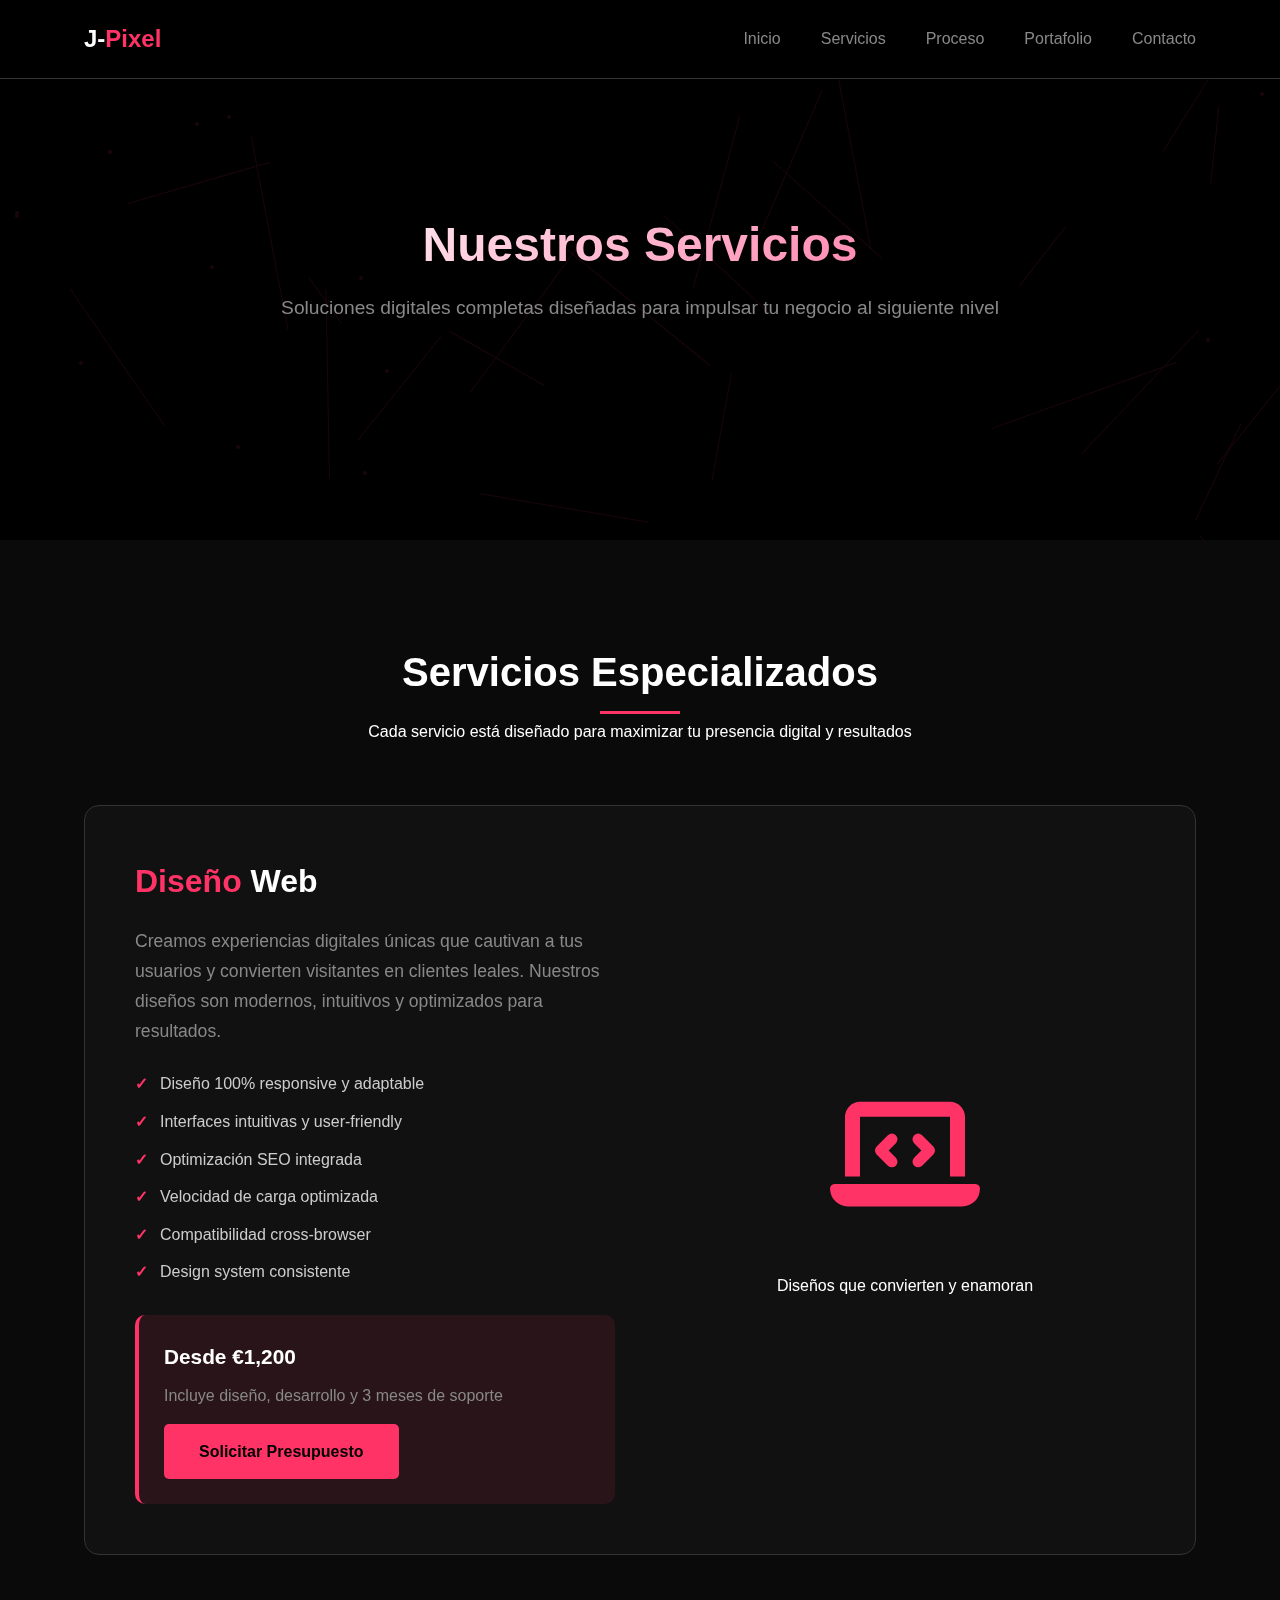
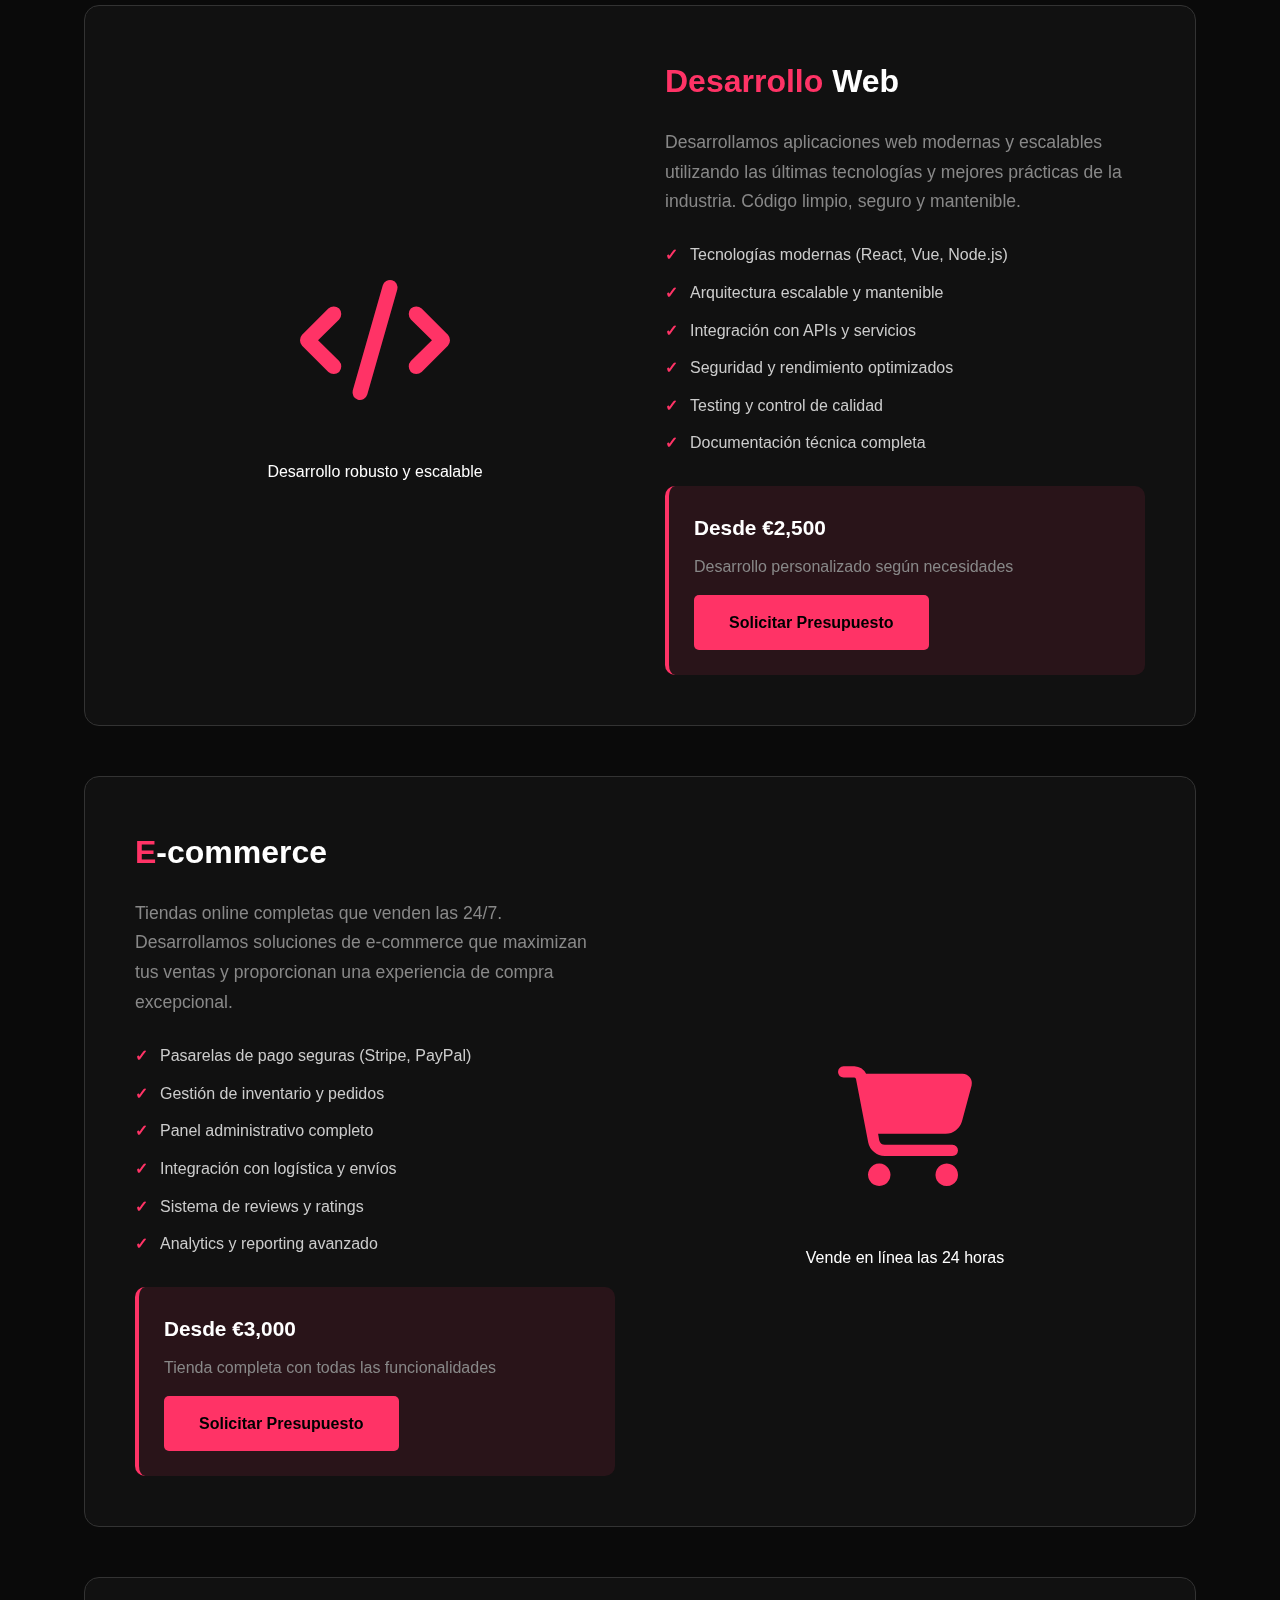
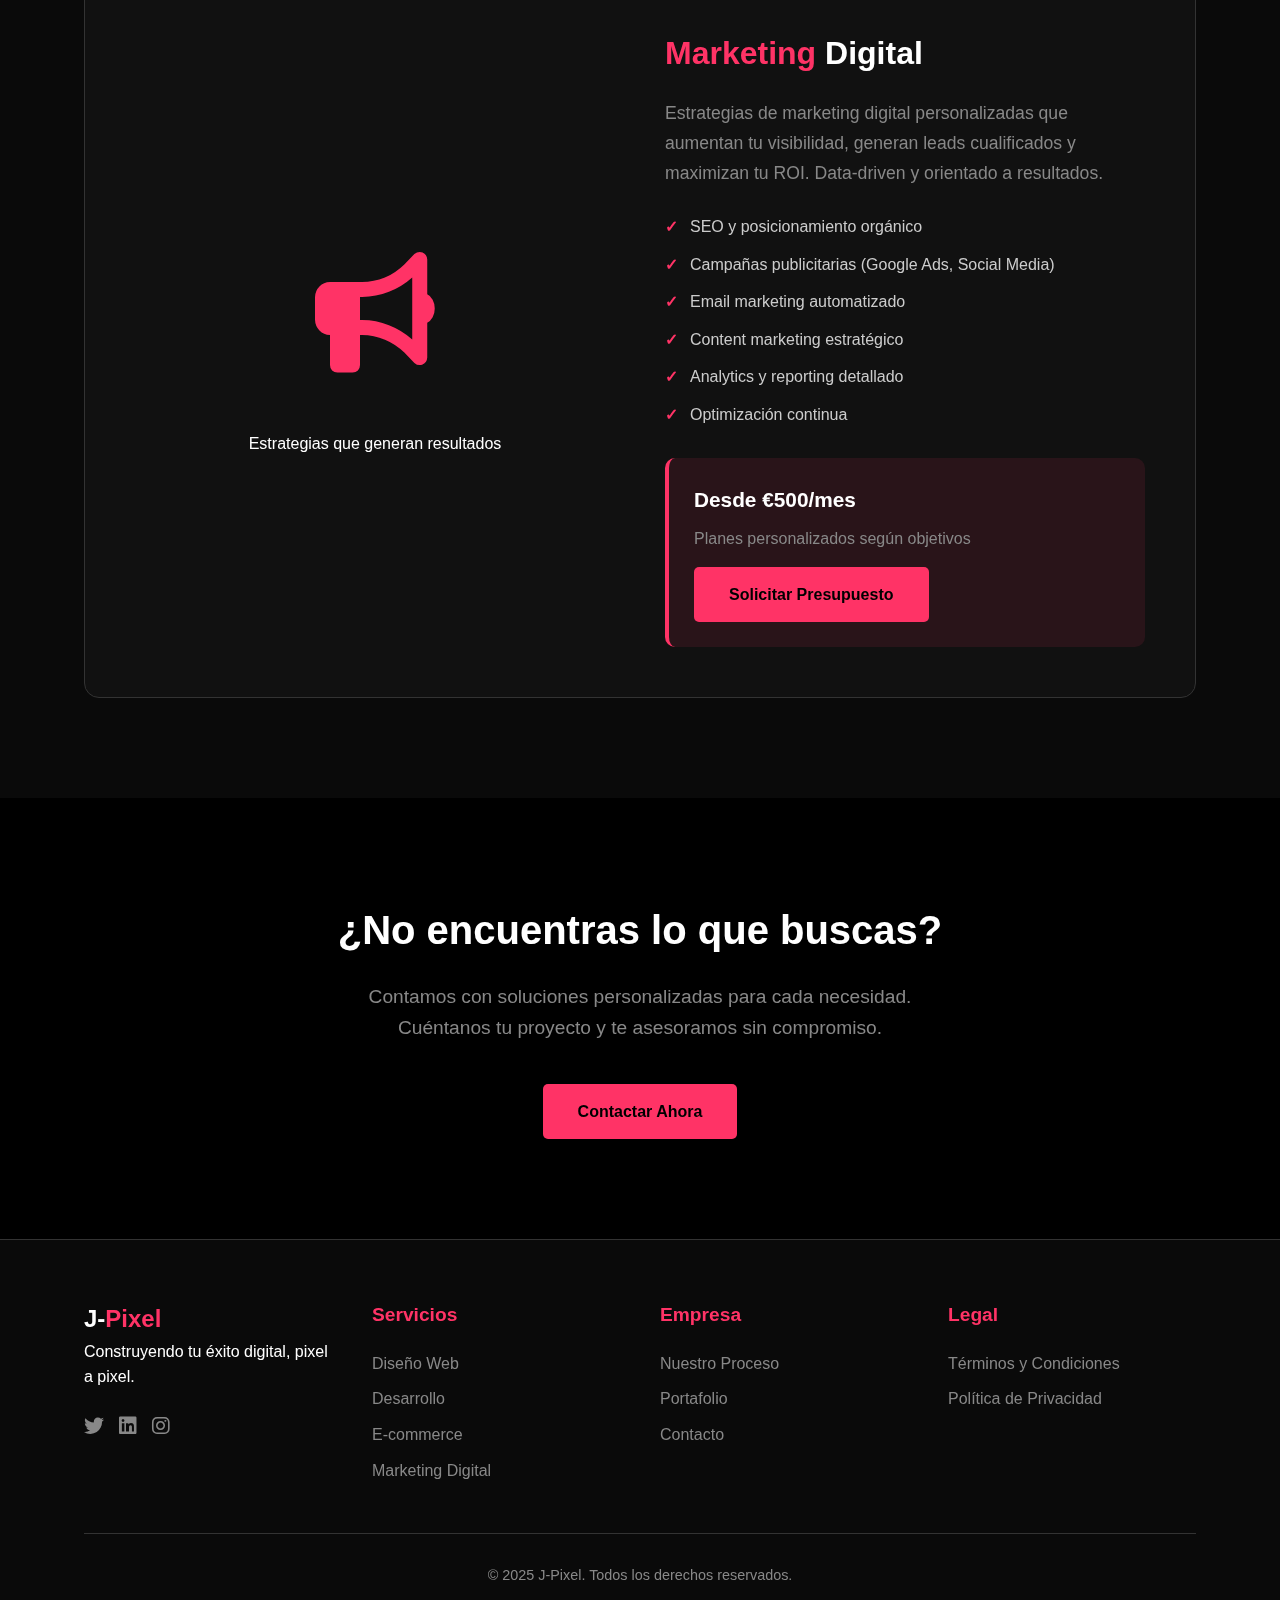
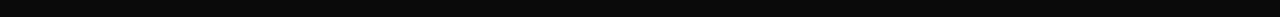
<file: servicios.html>
<!DOCTYPE html>
<html lang="es">
<head>
    <meta charset="UTF-8">
    <meta name="viewport" content="width=device-width, initial-scale=1.0">
    <title>Servicios - J-Pixel</title>
    <link rel="stylesheet" href="https://cdnjs.cloudflare.com/ajax/libs/font-awesome/6.4.0/css/all.min.css">
    <style>
        /* ===== VARIABLES Y RESET ===== */
        :root {
            --primary: #000000;
            --secondary: #ffffff;
            --accent: #ff3366;
            --accent-light: #ff6b9d;
            --text-light: #888888;
            --text-lighter: #cccccc;
            --card-bg: #111111;
            --section-bg: #0a0a0a;
            --border-color: #333333;
            --transition: all 0.3s ease;
        }

        * {
            margin: 0;
            padding: 0;
            box-sizing: border-box;
            font-family: 'Arial', sans-serif;
        }

        body {
            background-color: var(--primary);
            color: var(--secondary);
            line-height: 1.6;
            overflow-x: hidden;
        }

        /* ===== FONDO CON LÍNEAS DE CONEXIÓN ===== */
        .background-lines {
            position: fixed;
            top: 0;
            left: 0;
            width: 100%;
            height: 100%;
            z-index: -1;
            opacity: 0.1;
            pointer-events: none;
        }

        .line {
            position: absolute;
            background: var(--accent);
            height: 1px;
            transform-origin: left;
            animation: lineAnimation 8s linear infinite;
        }

        .node {
            position: absolute;
            width: 4px;
            height: 4px;
            background-color: var(--accent);
            border-radius: 50%;
            animation: nodePulse 3s ease-in-out infinite;
        }

        @keyframes lineAnimation {
            0% {
                transform: scaleX(0);
                opacity: 0;
            }
            50% {
                opacity: 1;
            }
            100% {
                transform: scaleX(1);
                opacity: 0;
            }
        }

        @keyframes nodePulse {
            0%, 100% {
                transform: scale(1);
                opacity: 0.5;
            }
            50% {
                transform: scale(1.3);
                opacity: 1;
            }
        }

        /* ===== HEADER ===== */
        header {
            position: fixed;
            top: 0;
            width: 100%;
            padding: 20px 0;
            background: rgba(0, 0, 0, 0.9);
            backdrop-filter: blur(10px);
            z-index: 1000;
            border-bottom: 1px solid var(--border-color);
        }

        .container {
            width: 90%;
            max-width: 1200px;
            margin: 0 auto;
            padding: 0 20px;
        }

        nav {
            display: flex;
            justify-content: space-between;
            align-items: center;
        }

        .logo {
            font-size: 24px;
            font-weight: bold;
            color: var(--secondary);
            text-decoration: none;
        }

        .logo span {
            color: var(--accent);
        }

        .nav-links {
            display: flex;
            list-style: none;
            gap: 40px;
        }

        .nav-links a {
            color: var(--text-light);
            text-decoration: none;
            font-weight: 500;
            transition: var(--transition);
            position: relative;
        }

        .nav-links a:hover,
        .nav-links a.active {
            color: var(--secondary);
        }

        .nav-links a::after {
            content: '';
            position: absolute;
            bottom: -5px;
            left: 0;
            width: 0;
            height: 2px;
            background: var(--accent);
            transition: var(--transition);
        }

        .nav-links a:hover::after,
        .nav-links a.active::after {
            width: 100%;
        }

        .menu-toggle {
            display: none;
            font-size: 24px;
            cursor: pointer;
        }

        /* ===== HERO SECTION ===== */
        .hero {
            min-height: 60vh;
            display: flex;
            align-items: center;
            padding: 120px 0 80px;
            position: relative;
        }

        .hero-content {
            max-width: 800px;
            text-align: center;
            margin: 0 auto;
        }

        .hero h1 {
            font-size: 3rem;
            font-weight: 700;
            line-height: 1.2;
            margin-bottom: 20px;
            background: linear-gradient(135deg, var(--secondary) 0%, var(--accent-light) 100%);
            -webkit-background-clip: text;
            -webkit-text-fill-color: transparent;
            background-clip: text;
        }

        .hero p {
            font-size: 1.2rem;
            color: var(--text-light);
            margin-bottom: 40px;
        }

        .btn {
            display: inline-block;
            padding: 15px 35px;
            background: var(--accent);
            color: var(--primary);
            text-decoration: none;
            font-weight: 600;
            border-radius: 5px;
            transition: var(--transition);
            border: none;
            cursor: pointer;
            font-size: 1rem;
        }

        .btn:hover {
            transform: translateY(-3px);
            box-shadow: 0 10px 25px rgba(255, 51, 102, 0.3);
        }

        .btn-outline {
            background: transparent;
            border: 2px solid var(--accent);
            color: var(--accent);
        }

        .btn-outline:hover {
            background: var(--accent);
            color: var(--primary);
        }

        /* ===== SERVICIOS DETALLADOS ===== */
        .services-detailed {
            padding: 100px 0;
            background: var(--section-bg);
        }

        .section-title {
            text-align: center;
            margin-bottom: 60px;
        }

        .section-title h2 {
            font-size: 2.5rem;
            margin-bottom: 15px;
            position: relative;
            display: inline-block;
        }

        .section-title h2::after {
            content: '';
            position: absolute;
            bottom: -10px;
            left: 50%;
            transform: translateX(-50%);
            width: 80px;
            height: 3px;
            background: var(--accent);
        }

        .service-detail-grid {
            display: grid;
            gap: 50px;
        }

        .service-detail-card {
            display: grid;
            grid-template-columns: 1fr 1fr;
            gap: 50px;
            align-items: center;
            background: var(--card-bg);
            border-radius: 15px;
            padding: 50px;
            border: 1px solid var(--border-color);
            transition: var(--transition);
        }

        .service-detail-card:hover {
            transform: translateY(-10px);
            border-color: var(--accent);
        }

        .service-detail-content h3 {
            font-size: 2rem;
            margin-bottom: 20px;
            color: var(--secondary);
        }

        .service-detail-content h3 span {
            color: var(--accent);
        }

        .service-description {
            color: var(--text-light);
            margin-bottom: 25px;
            font-size: 1.1rem;
            line-height: 1.7;
        }

        .service-features {
            list-style: none;
            margin-bottom: 30px;
        }

        .service-features li {
            margin-bottom: 12px;
            color: var(--text-lighter);
            position: relative;
            padding-left: 25px;
        }

        .service-features li::before {
            content: '✓';
            position: absolute;
            left: 0;
            color: var(--accent);
            font-weight: bold;
        }

        .service-image {
            text-align: center;
        }

        .service-icon-large {
            font-size: 120px;
            color: var(--accent);
            margin-bottom: 20px;
        }

        .service-pricing {
            background: rgba(255, 51, 102, 0.1);
            padding: 25px;
            border-radius: 10px;
            border-left: 4px solid var(--accent);
        }

        .service-pricing h4 {
            color: var(--secondary);
            margin-bottom: 10px;
            font-size: 1.3rem;
        }

        .service-pricing p {
            color: var(--text-light);
            margin-bottom: 15px;
        }

        /* ===== CTA SECTION ===== */
        .cta-section {
            padding: 100px 0;
            text-align: center;
        }

        .cta-content h2 {
            font-size: 2.5rem;
            margin-bottom: 20px;
            color: var(--secondary);
        }

        .cta-content p {
            color: var(--text-light);
            margin-bottom: 40px;
            font-size: 1.2rem;
            max-width: 600px;
            margin-left: auto;
            margin-right: auto;
        }

        /* ===== FOOTER ===== */
        footer {
            background: var(--section-bg);
            padding: 60px 0 30px;
            border-top: 1px solid var(--border-color);
        }

        .footer-content {
            display: grid;
            grid-template-columns: repeat(auto-fit, minmax(200px, 1fr));
            gap: 40px;
            margin-bottom: 40px;
        }

        .footer-column h3 {
            color: var(--accent);
            margin-bottom: 20px;
            font-size: 1.2rem;
        }

        .footer-links {
            list-style: none;
        }

        .footer-links li {
            margin-bottom: 10px;
        }

        .footer-links a {
            color: var(--text-light);
            text-decoration: none;
            transition: var(--transition);
        }

        .footer-links a:hover {
            color: var(--accent);
        }

        .social-links {
            display: flex;
            gap: 15px;
            margin-top: 20px;
        }

        .social-links a {
            color: var(--text-light);
            font-size: 20px;
            transition: var(--transition);
        }

        .social-links a:hover {
            color: var(--accent);
        }

        .copyright {
            text-align: center;
            padding-top: 30px;
            border-top: 1px solid var(--border-color);
            color: var(--text-light);
            font-size: 0.9rem;
        }

        /* ===== RESPONSIVE ===== */
        @media (max-width: 768px) {
            .nav-links {
                display: none;
            }

            .menu-toggle {
                display: block;
            }

            .hero h1 {
                font-size: 2.2rem;
            }

            .service-detail-card {
                grid-template-columns: 1fr;
                gap: 30px;
                padding: 30px;
            }

            .service-icon-large {
                font-size: 80px;
            }

            .footer-content {
                grid-template-columns: 1fr;
                text-align: center;
            }
        }
    </style>
</head>
<body>
    <!-- Fondo con líneas de conexión -->
    <div class="background-lines" id="backgroundLines"></div>
    
    <!-- Header -->
    <header>
        <div class="container">
            <nav>
                <a href="index.html" class="logo">J-<span>Pixel</span></a>
                <ul class="nav-links">
                    <li><a href="index.html">Inicio</a></li>
                    <li><a href="servicios.html">Servicios</a></li>
                    <li><a href="index.html#process">Proceso</a></li>
                    <li><a href="portafolio.html">Portafolio</a></li>
                    <li><a href="contacto.html">Contacto</a></li>
                </ul>
                <div class="menu-toggle">
                    <i class="fas fa-bars"></i>
                </div>
            </nav>
        </div>
    </header>

    <!-- Hero Section -->
    <section class="hero">
        <div class="container">
            <div class="hero-content">
                <h1>Nuestros Servicios</h1>
                <p>Soluciones digitales completas diseñadas para impulsar tu negocio al siguiente nivel</p>
            </div>
        </div>
    </section>

    <!-- Servicios Detallados -->
    <section class="services-detailed">
        <div class="container">
            <div class="section-title">
                <h2>Servicios Especializados</h2>
                <p>Cada servicio está diseñado para maximizar tu presencia digital y resultados</p>
            </div>

            <div class="service-detail-grid">
                <!-- Diseño Web -->
                <div class="service-detail-card" id="diseño">
                    <div class="service-detail-content">
                        <h3><span>Diseño</span> Web</h3>
                        <p class="service-description">
                            Creamos experiencias digitales únicas que cautivan a tus usuarios y convierten visitantes 
                            en clientes leales. Nuestros diseños son modernos, intuitivos y optimizados para resultados.
                        </p>
                        <ul class="service-features">
                            <li>Diseño 100% responsive y adaptable</li>
                            <li>Interfaces intuitivas y user-friendly</li>
                            <li>Optimización SEO integrada</li>
                            <li>Velocidad de carga optimizada</li>
                            <li>Compatibilidad cross-browser</li>
                            <li>Design system consistente</li>
                        </ul>
                        <div class="service-pricing">
                            <h4>Desde €1,200</h4>
                            <p>Incluye diseño, desarrollo y 3 meses de soporte</p>
                            <a href="contacto.html" class="btn">Solicitar Presupuesto</a>
                        </div>
                    </div>
                    <div class="service-image">
                        <div class="service-icon-large">
                            <i class="fas fa-laptop-code"></i>
                        </div>
                        <p>Diseños que convierten y enamoran</p>
                    </div>
                </div>

                <!-- Desarrollo Web -->
                <div class="service-detail-card" id="web">
                    <div class="service-image">
                        <div class="service-icon-large">
                            <i class="fas fa-code"></i>
                        </div>
                        <p>Desarrollo robusto y escalable</p>
                    </div>
                    <div class="service-detail-content">
                        <h3><span>Desarrollo</span> Web</h3>
                        <p class="service-description">
                            Desarrollamos aplicaciones web modernas y escalables utilizando las últimas tecnologías 
                            y mejores prácticas de la industria. Código limpio, seguro y mantenible.
                        </p>
                        <ul class="service-features">
                            <li>Tecnologías modernas (React, Vue, Node.js)</li>
                            <li>Arquitectura escalable y mantenible</li>
                            <li>Integración con APIs y servicios</li>
                            <li>Seguridad y rendimiento optimizados</li>
                            <li>Testing y control de calidad</li>
                            <li>Documentación técnica completa</li>
                        </ul>
                        <div class="service-pricing">
                            <h4>Desde €2,500</h4>
                            <p>Desarrollo personalizado según necesidades</p>
                            <a href="contacto.html" class="btn">Solicitar Presupuesto</a>
                        </div>
                    </div>
                </div>

                <!-- E-commerce -->
                <div class="service-detail-card" id="ecommerce">
                    <div class="service-detail-content">
                        <h3><span>E</span>-commerce</h3>
                        <p class="service-description">
                            Tiendas online completas que venden las 24/7. Desarrollamos soluciones de e-commerce 
                            que maximizan tus ventas y proporcionan una experiencia de compra excepcional.
                        </p>
                        <ul class="service-features">
                            <li>Pasarelas de pago seguras (Stripe, PayPal)</li>
                            <li>Gestión de inventario y pedidos</li>
                            <li>Panel administrativo completo</li>
                            <li>Integración con logística y envíos</li>
                            <li>Sistema de reviews y ratings</li>
                            <li>Analytics y reporting avanzado</li>
                        </ul>
                        <div class="service-pricing">
                            <h4>Desde €3,000</h4>
                            <p>Tienda completa con todas las funcionalidades</p>
                            <a href="contacto.html" class="btn">Solicitar Presupuesto</a>
                        </div>
                    </div>
                    <div class="service-image">
                        <div class="service-icon-large">
                            <i class="fas fa-shopping-cart"></i>
                        </div>
                        <p>Vende en línea las 24 horas</p>
                    </div>
                </div>

                <!-- Marketing Digital -->
                <div class="service-detail-card" id="marketing">
                    <div class="service-image">
                        <div class="service-icon-large">
                            <i class="fas fa-bullhorn"></i>
                        </div>
                        <p>Estrategias que generan resultados</p>
                    </div>
                    <div class="service-detail-content">
                        <h3><span>Marketing</span> Digital</h3>
                        <p class="service-description">
                            Estrategias de marketing digital personalizadas que aumentan tu visibilidad, 
                            generan leads cualificados y maximizan tu ROI. Data-driven y orientado a resultados.
                        </p>
                        <ul class="service-features">
                            <li>SEO y posicionamiento orgánico</li>
                            <li>Campañas publicitarias (Google Ads, Social Media)</li>
                            <li>Email marketing automatizado</li>
                            <li>Content marketing estratégico</li>
                            <li>Analytics y reporting detallado</li>
                            <li>Optimización continua</li>
                        </ul>
                        <div class="service-pricing">
                            <h4>Desde €500/mes</h4>
                            <p>Planes personalizados según objetivos</p>
                            <a href="contacto.html" class="btn">Solicitar Presupuesto</a>
                        </div>
                    </div>
                </div>
            </div>
        </div>
    </section>

    <!-- CTA Section -->
    <section class="cta-section">
        <div class="container">
            <div class="cta-content">
                <h2>¿No encuentras lo que buscas?</h2>
                <p>Contamos con soluciones personalizadas para cada necesidad. Cuéntanos tu proyecto y te asesoramos sin compromiso.</p>
                <a href="contacto.html" class="btn">Contactar Ahora</a>
            </div>
        </div>
    </section>

    <!-- Footer -->
    <footer>
        <div class="container">
            <div class="footer-content">
                <div class="footer-column">
                    <a href="index.html" class="logo">J-<span>Pixel</span></a>
                    <p>Construyendo tu éxito digital, pixel a pixel.</p>
                    <div class="social-links">
                        <a href="#"><i class="fab fa-twitter"></i></a>
                        <a href="#"><i class="fab fa-linkedin"></i></a>
                        <a href="#"><i class="fab fa-instagram"></i></a>
                    </div>
                </div>
                <div class="footer-column">
                    <h3>Servicios</h3>
                    <ul class="footer-links">
                        <li><a href="servicios.html#diseño">Diseño Web</a></li>
                        <li><a href="servicios.html#web">Desarrollo</a></li>
                        <li><a href="servicios.html#ecommerce">E-commerce</a></li>
                        <li><a href="servicios.html#marketing">Marketing Digital</a></li>
                    </ul>
                </div>
                <div class="footer-column">
                    <h3>Empresa</h3>
                    <ul class="footer-links">
                        <li><a href="index.html#">Nuestro Proceso</a></li>
                        <li><a href="portafolio.html">Portafolio</a></li>
                        <li><a href="contacto.html">Contacto</a></li>
                    </ul>
                </div>
                <div class="footer-column">
                    <h3>Legal</h3>
                    <ul class="footer-links">
                        <li><a href="terminos.html">Términos y Condiciones</a></li>
                        <li><a href="privacidad.html">Política de Privacidad</a></li>
                    </ul>
                </div>
            </div>
            <div class="copyright">
                <p>&copy; 2025 J-Pixel. Todos los derechos reservados.</p>
            </div>
        </div>
    </footer>

    <script>
        // Crear líneas de conexión dinámicas
        document.addEventListener('DOMContentLoaded', function() {
            const backgroundLines = document.getElementById('backgroundLines');
            const numLines = 30;
            const numNodes = 20;
            
            // Crear líneas
            for (let i = 0; i < numLines; i++) {
                const line = document.createElement('div');
                line.classList.add('line');
                
                const top = Math.random() * 100;
                const left = Math.random() * 100;
                const width = 50 + Math.random() * 150;
                const rotation = Math.random() * 360;
                const delay = Math.random() * 8;
                
                line.style.top = `${top}%`;
                line.style.left = `${left}%`;
                line.style.width = `${width}px`;
                line.style.transform = `rotate(${rotation}deg)`;
                line.style.animationDelay = `${delay}s`;
                
                backgroundLines.appendChild(line);
            }
            
            // Crear nodos
            for (let i = 0; i < numNodes; i++) {
                const node = document.createElement('div');
                node.classList.add('node');
                
                const top = Math.random() * 100;
                const left = Math.random() * 100;
                const delay = Math.random() * 3;
                
                node.style.top = `${top}%`;
                node.style.left = `${left}%`;
                node.style.animationDelay = `${delay}s`;
                
                backgroundLines.appendChild(node);
            }

            // Menú móvil
            const menuToggle = document.querySelector('.menu-toggle');
            const navLinks = document.querySelector('.nav-links');

            menuToggle.addEventListener('click', function() {
                navLinks.style.display = navLinks.style.display === 'flex' ? 'none' : 'flex';
            });

            // Scroll suave
            document.querySelectorAll('a[href^="#"]').forEach(anchor => {
                anchor.addEventListener('click', function(e) {
                    e.preventDefault();
                    const target = document.querySelector(this.getAttribute('href'));
                    if (target) {
                        target.scrollIntoView({
                            behavior: 'smooth',
                            block: 'start'
                        });
                    }
                });
            });
        });
    </script>
</body>
</html>
</file>
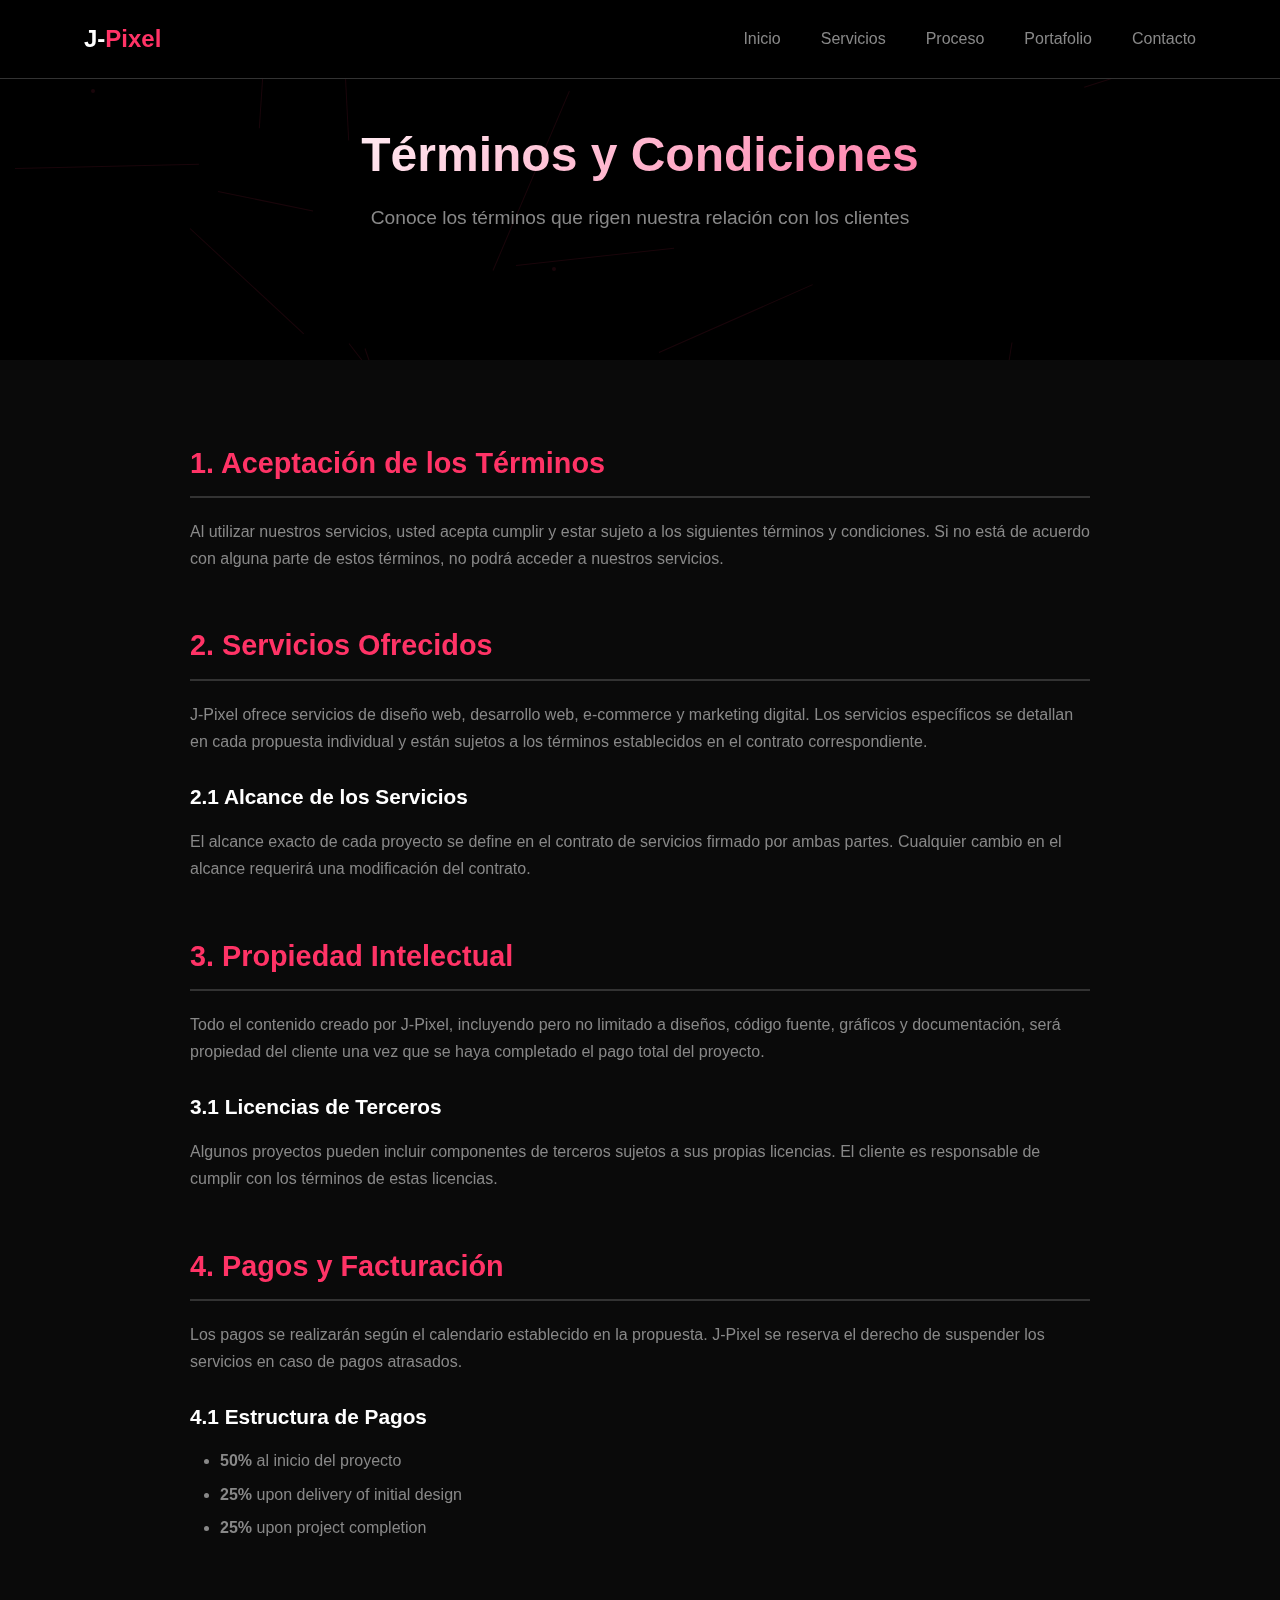
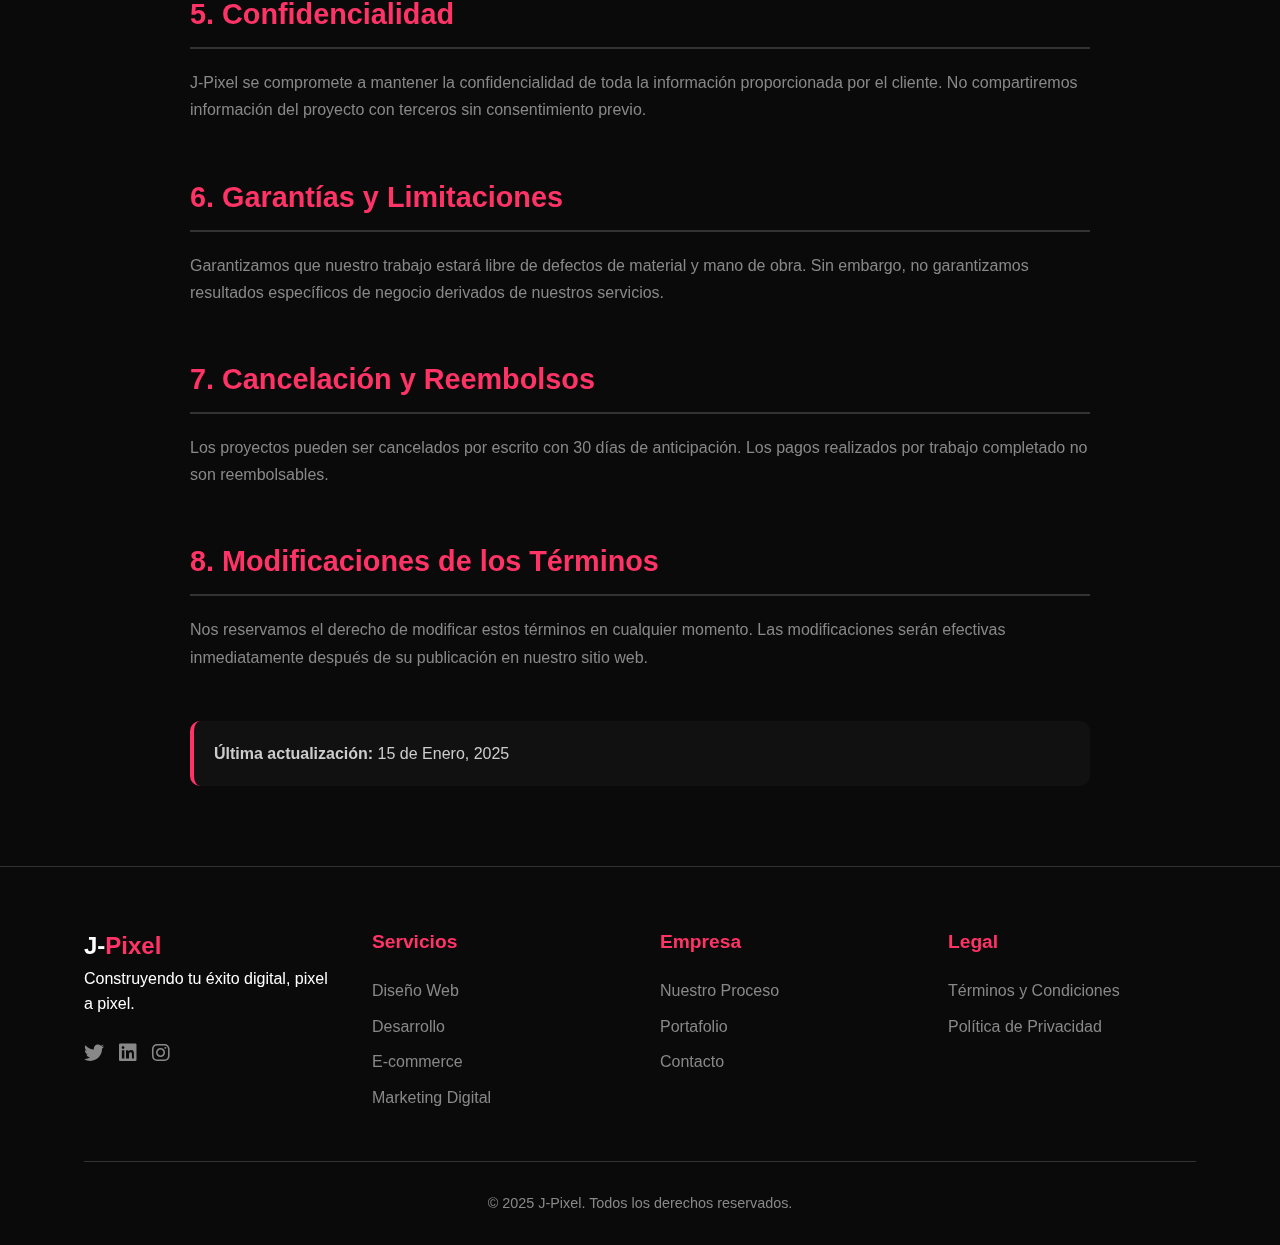
<file: terminos.html>
<!DOCTYPE html>
<html lang="es">
<head>
    <meta charset="UTF-8">
    <meta name="viewport" content="width=device-width, initial-scale=1.0">
    <title>Términos y Condiciones - J-Pixel</title>
    <link rel="stylesheet" href="https://cdnjs.cloudflare.com/ajax/libs/font-awesome/6.4.0/css/all.min.css">
    <style>
        /* ===== VARIABLES Y RESET ===== */
        :root {
            --primary: #000000;
            --secondary: #ffffff;
            --accent: #ff3366;
            --accent-light: #ff6b9d;
            --text-light: #888888;
            --text-lighter: #cccccc;
            --card-bg: #111111;
            --section-bg: #0a0a0a;
            --border-color: #333333;
            --transition: all 0.3s ease;
        }

        * {
            margin: 0;
            padding: 0;
            box-sizing: border-box;
            font-family: 'Arial', sans-serif;
        }

        body {
            background-color: var(--primary);
            color: var(--secondary);
            line-height: 1.6;
            overflow-x: hidden;
        }

        /* ===== FONDO CON LÍNEAS DE CONEXIÓN ===== */
        .background-lines {
            position: fixed;
            top: 0;
            left: 0;
            width: 100%;
            height: 100%;
            z-index: -1;
            opacity: 0.1;
            pointer-events: none;
        }

        .line {
            position: absolute;
            background: var(--accent);
            height: 1px;
            transform-origin: left;
            animation: lineAnimation 8s linear infinite;
        }

        .node {
            position: absolute;
            width: 4px;
            height: 4px;
            background-color: var(--accent);
            border-radius: 50%;
            animation: nodePulse 3s ease-in-out infinite;
        }

        @keyframes lineAnimation {
            0% {
                transform: scaleX(0);
                opacity: 0;
            }
            50% {
                opacity: 1;
            }
            100% {
                transform: scaleX(1);
                opacity: 0;
            }
        }

        @keyframes nodePulse {
            0%, 100% {
                transform: scale(1);
                opacity: 0.5;
            }
            50% {
                transform: scale(1.3);
                opacity: 1;
            }
        }

        /* ===== HEADER ===== */
        header {
            position: fixed;
            top: 0;
            width: 100%;
            padding: 20px 0;
            background: rgba(0, 0, 0, 0.9);
            backdrop-filter: blur(10px);
            z-index: 1000;
            border-bottom: 1px solid var(--border-color);
        }

        .container {
            width: 90%;
            max-width: 1200px;
            margin: 0 auto;
            padding: 0 20px;
        }

        nav {
            display: flex;
            justify-content: space-between;
            align-items: center;
        }

        .logo {
            font-size: 24px;
            font-weight: bold;
            color: var(--secondary);
            text-decoration: none;
        }

        .logo span {
            color: var(--accent);
        }

        .nav-links {
            display: flex;
            list-style: none;
            gap: 40px;
        }

        .nav-links a {
            color: var(--text-light);
            text-decoration: none;
            font-weight: 500;
            transition: var(--transition);
            position: relative;
        }

        .nav-links a:hover,
        .nav-links a.active {
            color: var(--secondary);
        }

        .nav-links a::after {
            content: '';
            position: absolute;
            bottom: -5px;
            left: 0;
            width: 0;
            height: 2px;
            background: var(--accent);
            transition: var(--transition);
        }

        .nav-links a:hover::after,
        .nav-links a.active::after {
            width: 100%;
        }

        .menu-toggle {
            display: none;
            font-size: 24px;
            cursor: pointer;
        }

        /* ===== HERO SECTION ===== */
        .hero {
            min-height: 40vh;
            display: flex;
            align-items: center;
            padding: 120px 0 80px;
            position: relative;
        }

        .hero-content {
            max-width: 800px;
            text-align: center;
            margin: 0 auto;
        }

        .hero h1 {
            font-size: 3rem;
            font-weight: 700;
            line-height: 1.2;
            margin-bottom: 20px;
            background: linear-gradient(135deg, var(--secondary) 0%, var(--accent-light) 100%);
            -webkit-background-clip: text;
            -webkit-text-fill-color: transparent;
            background-clip: text;
        }

        .hero p {
            font-size: 1.2rem;
            color: var(--text-light);
            margin-bottom: 40px;
        }

        /* ===== CONTENIDO LEGAL ===== */
        .legal-content {
            padding: 80px 0;
            background: var(--section-bg);
        }

        .legal-container {
            max-width: 900px;
            margin: 0 auto;
        }

        .legal-section {
            margin-bottom: 50px;
        }

        .legal-section h2 {
            color: var(--accent);
            font-size: 1.8rem;
            margin-bottom: 20px;
            padding-bottom: 10px;
            border-bottom: 2px solid var(--border-color);
        }

        .legal-section h3 {
            color: var(--secondary);
            font-size: 1.3rem;
            margin: 25px 0 15px 0;
        }

        .legal-section p {
            color: var(--text-light);
            margin-bottom: 15px;
            line-height: 1.7;
        }

        .legal-section ul {
            color: var(--text-light);
            margin: 15px 0 15px 30px;
        }

        .legal-section li {
            margin-bottom: 8px;
            line-height: 1.6;
        }

        .last-updated {
            background: var(--card-bg);
            padding: 20px;
            border-radius: 10px;
            border-left: 4px solid var(--accent);
            margin-top: 40px;
        }

        .last-updated p {
            color: var(--text-lighter);
            margin: 0;
        }

        /* ===== FOOTER ===== */
        footer {
            background: var(--section-bg);
            padding: 60px 0 30px;
            border-top: 1px solid var(--border-color);
        }

        .footer-content {
            display: grid;
            grid-template-columns: repeat(auto-fit, minmax(200px, 1fr));
            gap: 40px;
            margin-bottom: 40px;
        }

        .footer-column h3 {
            color: var(--accent);
            margin-bottom: 20px;
            font-size: 1.2rem;
        }

        .footer-links {
            list-style: none;
        }

        .footer-links li {
            margin-bottom: 10px;
        }

        .footer-links a {
            color: var(--text-light);
            text-decoration: none;
            transition: var(--transition);
        }

        .footer-links a:hover {
            color: var(--accent);
        }

        .social-links {
            display: flex;
            gap: 15px;
            margin-top: 20px;
        }

        .social-links a {
            color: var(--text-light);
            font-size: 20px;
            transition: var(--transition);
        }

        .social-links a:hover {
            color: var(--accent);
        }

        .copyright {
            text-align: center;
            padding-top: 30px;
            border-top: 1px solid var(--border-color);
            color: var(--text-light);
            font-size: 0.9rem;
        }

        /* ===== RESPONSIVE ===== */
        @media (max-width: 768px) {
            .nav-links {
                display: none;
            }

            .menu-toggle {
                display: block;
            }

            .hero h1 {
                font-size: 2.2rem;
            }

            .legal-section h2 {
                font-size: 1.5rem;
            }

            .footer-content {
                grid-template-columns: 1fr;
                text-align: center;
            }
        }
    </style>
</head>
<body>
    <!-- Fondo con líneas de conexión -->
    <div class="background-lines" id="backgroundLines"></div>
    
    <!-- Header -->
    <header>
        <div class="container">
            <nav>
                <a href="index.html" class="logo">J-<span>Pixel</span></a>
                <ul class="nav-links">
                    <li><a href="index.html">Inicio</a></li>
                    <li><a href="servicios.html">Servicios</a></li>
                    <li><a href="proceso.html">Proceso</a></li>
                    <li><a href="portafolio.html">Portafolio</a></li>
                    <li><a href="contacto.html">Contacto</a></li>
                </ul>
                <div class="menu-toggle">
                    <i class="fas fa-bars"></i>
                </div>
            </nav>
        </div>
    </header>

    <!-- Hero Section -->
    <section class="hero">
        <div class="container">
            <div class="hero-content">
                <h1>Términos y Condiciones</h1>
                <p>Conoce los términos que rigen nuestra relación con los clientes</p>
            </div>
        </div>
    </section>

    <!-- Contenido Legal -->
    <section class="legal-content">
        <div class="container">
            <div class="legal-container">
                <div class="legal-section">
                    <h2>1. Aceptación de los Términos</h2>
                    <p>Al utilizar nuestros servicios, usted acepta cumplir y estar sujeto a los siguientes términos y condiciones. Si no está de acuerdo con alguna parte de estos términos, no podrá acceder a nuestros servicios.</p>
                </div>

                <div class="legal-section">
                    <h2>2. Servicios Ofrecidos</h2>
                    <p>J-Pixel ofrece servicios de diseño web, desarrollo web, e-commerce y marketing digital. Los servicios específicos se detallan en cada propuesta individual y están sujetos a los términos establecidos en el contrato correspondiente.</p>
                    
                    <h3>2.1 Alcance de los Servicios</h3>
                    <p>El alcance exacto de cada proyecto se define en el contrato de servicios firmado por ambas partes. Cualquier cambio en el alcance requerirá una modificación del contrato.</p>
                </div>

                <div class="legal-section">
                    <h2>3. Propiedad Intelectual</h2>
                    <p>Todo el contenido creado por J-Pixel, incluyendo pero no limitado a diseños, código fuente, gráficos y documentación, será propiedad del cliente una vez que se haya completado el pago total del proyecto.</p>
                    
                    <h3>3.1 Licencias de Terceros</h3>
                    <p>Algunos proyectos pueden incluir componentes de terceros sujetos a sus propias licencias. El cliente es responsable de cumplir con los términos de estas licencias.</p>
                </div>

                <div class="legal-section">
                    <h2>4. Pagos y Facturación</h2>
                    <p>Los pagos se realizarán según el calendario establecido en la propuesta. J-Pixel se reserva el derecho de suspender los servicios en caso de pagos atrasados.</p>
                    
                    <h3>4.1 Estructura de Pagos</h3>
                    <ul>
                        <li><strong>50%</strong> al inicio del proyecto</li>
                        <li><strong>25%</strong> upon delivery of initial design</li>
                        <li><strong>25%</strong> upon project completion</li>
                    </ul>
                </div>

                <div class="legal-section">
                    <h2>5. Confidencialidad</h2>
                    <p>J-Pixel se compromete a mantener la confidencialidad de toda la información proporcionada por el cliente. No compartiremos información del proyecto con terceros sin consentimiento previo.</p>
                </div>

                <div class="legal-section">
                    <h2>6. Garantías y Limitaciones</h2>
                    <p>Garantizamos que nuestro trabajo estará libre de defectos de material y mano de obra. Sin embargo, no garantizamos resultados específicos de negocio derivados de nuestros servicios.</p>
                </div>

                <div class="legal-section">
                    <h2>7. Cancelación y Reembolsos</h2>
                    <p>Los proyectos pueden ser cancelados por escrito con 30 días de anticipación. Los pagos realizados por trabajo completado no son reembolsables.</p>
                </div>

                <div class="legal-section">
                    <h2>8. Modificaciones de los Términos</h2>
                    <p>Nos reservamos el derecho de modificar estos términos en cualquier momento. Las modificaciones serán efectivas inmediatamente después de su publicación en nuestro sitio web.</p>
                </div>

                <div class="last-updated">
                    <p><strong>Última actualización:</strong> 15 de Enero, 2025</p>
                </div>
            </div>
        </div>
    </section>

    <!-- Footer -->
    <footer>
        <div class="container">
            <div class="footer-content">
                <div class="footer-column">
                    <a href="index.html" class="logo">J-<span>Pixel</span></a>
                    <p>Construyendo tu éxito digital, pixel a pixel.</p>
                    <div class="social-links">
                        <a href="#"><i class="fab fa-twitter"></i></a>
                        <a href="#"><i class="fab fa-linkedin"></i></a>
                        <a href="#"><i class="fab fa-instagram"></i></a>
                    </div>
                </div>
                <div class="footer-column">
                    <h3>Servicios</h3>
                    <ul class="footer-links">
                        <li><a href="servicios.html#diseno">Diseño Web</a></li>
                        <li><a href="servicios.html#desarrollo">Desarrollo</a></li>
                        <li><a href="servicios.html#ecommerce">E-commerce</a></li>
                        <li><a href="servicios.html#marketing">Marketing Digital</a></li>
                    </ul>
                </div>
                <div class="footer-column">
                    <h3>Empresa</h3>
                    <ul class="footer-links">
                        <li><a href="proceso.html">Nuestro Proceso</a></li>
                        <li><a href="portafolio.html">Portafolio</a></li>
                        <li><a href="contacto.html">Contacto</a></li>
                    </ul>
                </div>
                <div class="footer-column">
                    <h3>Legal</h3>
                    <ul class="footer-links">
                        <li><a href="terminos.html">Términos y Condiciones</a></li>
                        <li><a href="privacidad.html">Política de Privacidad</a></li>
                    </ul>
                </div>
            </div>
            <div class="copyright">
                <p>&copy; 2025 J-Pixel. Todos los derechos reservados.</p>
            </div>
        </div>
    </footer>

    <script>
        // Crear líneas de conexión dinámicas
        document.addEventListener('DOMContentLoaded', function() {
            const backgroundLines = document.getElementById('backgroundLines');
            const numLines = 30;
            const numNodes = 20;
            
            // Crear líneas
            for (let i = 0; i < numLines; i++) {
                const line = document.createElement('div');
                line.classList.add('line');
                
                const top = Math.random() * 100;
                const left = Math.random() * 100;
                const width = 50 + Math.random() * 150;
                const rotation = Math.random() * 360;
                const delay = Math.random() * 8;
                
                line.style.top = `${top}%`;
                line.style.left = `${left}%`;
                line.style.width = `${width}px`;
                line.style.transform = `rotate(${rotation}deg)`;
                line.style.animationDelay = `${delay}s`;
                
                backgroundLines.appendChild(line);
            }
            
            // Crear nodos
            for (let i = 0; i < numNodes; i++) {
                const node = document.createElement('div');
                node.classList.add('node');
                
                const top = Math.random() * 100;
                const left = Math.random() * 100;
                const delay = Math.random() * 3;
                
                node.style.top = `${top}%`;
                node.style.left = `${left}%`;
                node.style.animationDelay = `${delay}s`;
                
                backgroundLines.appendChild(node);
            }

            // Menú móvil
            const menuToggle = document.querySelector('.menu-toggle');
            const navLinks = document.querySelector('.nav-links');

            menuToggle.addEventListener('click', function() {
                navLinks.style.display = navLinks.style.display === 'flex' ? 'none' : 'flex';
            });
        });
    </script>
</body>
</html>
</file>
<file: assets/css/style.css>
/* ===== VARIABLES Y CONFIGURACIÓN ===== */
:root {
    --primary: #0a0a0a;
    --secondary: #ffffff;
    --accent: #ff3366;
    --accent-light: #ff6b9d;
    --accent-dark: #cc0044;
    --text-light: #b0b0b0;
    --text-lighter: #e0e0e0;
    --card-bg: #1a1a1a;
    --card-hover: #252525;
    --section-bg: #111111;
    --border-color: rgba(255, 255, 255, 0.1);
    --transition: all 0.3s cubic-bezier(0.4, 0, 0.2, 1);
    --shadow: 0 10px 30px rgba(0, 0, 0, 0.3);
    --shadow-hover: 0 20px 40px rgba(255, 51, 102, 0.2);
}

* {
    margin: 0;
    padding: 0;
    box-sizing: border-box;
    font-family: 'Segoe UI', Tahoma, Geneva, Verdana, sans-serif;
}

html {
    scroll-behavior: smooth;
}

body {
    background-color: var(--primary);
    color: var(--secondary);
    line-height: 1.7;
    overflow-x: hidden;
}

/* ===== FONDO CON LÍNEAS DE CONEXIÓN ===== */
.background-lines {
    position: fixed;
    top: 0;
    left: 0;
    width: 100%;
    height: 100%;
    z-index: -1;
    opacity: 0.15;
    pointer-events: none;
}

.line {
    position: absolute;
    background: linear-gradient(to right, transparent, var(--accent), transparent);
    height: 1px;
    transform-origin: left;
    animation: lineAnimation 12s linear infinite;
}

.node {
    position: absolute;
    width: 5px;
    height: 5px;
    background-color: var(--accent);
    border-radius: 50%;
    animation: nodePulse 5s ease-in-out infinite;
}

@keyframes lineAnimation {
    0% {
        transform: scaleX(0);
        opacity: 0;
    }
    20% {
        opacity: 0.8;
    }
    80% {
        opacity: 0.8;
    }
    100% {
        transform: scaleX(1);
        opacity: 0;
    }
}

@keyframes nodePulse {
    0%, 100% {
        transform: scale(1);
        opacity: 0.6;
    }
    50% {
        transform: scale(1.4);
        opacity: 1;
    }
}

/* ===== LAYOUT Y CONTENEDORES ===== */
.container {
    width: 90%;
    max-width: 1200px;
    margin: 0 auto;
    padding: 0 15px;
}

section {
    padding: 100px 0;
    position: relative;
}

.section-bg {
    background-color: var(--section-bg);
}

/* ===== HEADER Y NAVEGACIÓN ===== */
header {
    position: fixed;
    top: 0;
    width: 100%;
    padding: 18px 0;
    background-color: rgba(10, 10, 10, 0.95);
    z-index: 1000;
    backdrop-filter: blur(15px);
    border-bottom: 1px solid var(--border-color);
    transition: var(--transition);
}

header.scrolled {
    padding: 12px 0;
    box-shadow: 0 5px 20px rgba(0, 0, 0, 0.2);
}

nav {
    display: flex;
    justify-content: space-between;
    align-items: center;
}

.logo {
    display: flex;
    align-items: center;
    font-size: 28px;
    font-weight: 700;
    letter-spacing: 1px;
    text-decoration: none;
    color: var(--secondary);
}

.logo-icon {
    width: 40px;
    height: 40px;
    background: linear-gradient(135deg, var(--accent), var(--accent-light));
    border-radius: 8px;
    display: flex;
    align-items: center;
    justify-content: center;
    margin-right: 12px;
    font-weight: bold;
    font-size: 20px;
    color: var(--primary);
}

.logo-text {
    color: var(--secondary);
}

.logo-text span {
    color: var(--accent);
}

.nav-links {
    display: flex;
    list-style: none;
}

.nav-links li {
    margin-left: 35px;
}

.nav-links a {
    color: var(--text-light);
    text-decoration: none;
    font-weight: 500;
    transition: var(--transition);
    position: relative;
    font-size: 16px;
}

.nav-links a::after {
    content: '';
    position: absolute;
    bottom: -8px;
    left: 0;
    width: 0;
    height: 2px;
    background: linear-gradient(90deg, var(--accent), var(--accent-light));
    transition: var(--transition);
}

.nav-links a:hover::after,
.nav-links a.active::after {
    width: 100%;
}

.nav-links a:hover,
.nav-links a.active {
    color: var(--secondary);
}

.nav-cta {
    margin-left: 40px;
}

.menu-toggle {
    display: none;
    font-size: 24px;
    cursor: pointer;
    color: var(--secondary);
}

/* ===== BOTONES ===== */
.btn {
    display: inline-flex;
    align-items: center;
    justify-content: center;
    padding: 14px 32px;
    background: linear-gradient(135deg, var(--accent), var(--accent-light));
    color: var(--primary);
    text-decoration: none;
    font-weight: 600;
    border-radius: 6px;
    transition: var(--transition);
    border: none;
    cursor: pointer;
    font-size: 16px;
    position: relative;
    overflow: hidden;
}

.btn::before {
    content: '';
    position: absolute;
    top: 0;
    left: -100%;
    width: 100%;
    height: 100%;
    background: linear-gradient(90deg, transparent, rgba(255, 255, 255, 0.2), transparent);
    transition: var(--transition);
}

.btn:hover::before {
    left: 100%;
}

.btn:hover {
    transform: translateY(-3px);
    box-shadow: var(--shadow-hover);
}

.btn-outline {
    background: transparent;
    color: var(--accent);
    border: 2px solid var(--accent);
}

.btn-outline:hover {
    background: var(--accent);
    color: var(--primary);
}

/* ===== HERO SECTION ===== */
.hero {
    height: 100vh;
    display: flex;
    align-items: center;
    padding-top: 80px;
    position: relative;
    overflow: hidden;
}

.hero-content {
    max-width: 800px;
    position: relative;
    z-index: 2;
}

.hero h1 {
    font-size: 3.8rem;
    margin-bottom: 25px;
    line-height: 1.2;
    font-weight: 700;
    background: linear-gradient(135deg, var(--secondary) 0%, var(--accent-light) 100%);
    -webkit-background-clip: text;
    -webkit-text-fill-color: transparent;
    background-clip: text;
}

.hero p {
    font-size: 1.3rem;
    color: var(--text-light);
    margin-bottom: 40px;
    max-width: 600px;
}

.hero-btns {
    display: flex;
    gap: 20px;
}

/* ===== SECCIÓN DE SERVICIOS ===== */
.services {
    padding: 120px 0;
}

.section-header {
    text-align: center;
    margin-bottom: 80px;
}

.section-title {
    font-size: 2.8rem;
    margin-bottom: 20px;
    position: relative;
    display: inline-block;
}

.section-title::after {
    content: '';
    position: absolute;
    bottom: -15px;
    left: 50%;
    transform: translateX(-50%);
    width: 100px;
    height: 4px;
    background: linear-gradient(90deg, var(--accent), var(--accent-light));
    border-radius: 2px;
}

.section-subtitle {
    font-size: 1.2rem;
    color: var(--text-light);
    max-width: 600px;
    margin: 0 auto;
}

.services-grid {
    display: grid;
    grid-template-columns: repeat(auto-fit, minmax(300px, 1fr));
    gap: 30px;
}

.service-card {
    background-color: var(--card-bg);
    padding: 50px 35px;
    border-radius: 12px;
    transition: var(--transition);
    border: 1px solid var(--border-color);
    position: relative;
    overflow: hidden;
    text-align: center;
}

.service-card::before {
    content: '';
    position: absolute;
    top: 0;
    left: 0;
    width: 100%;
    height: 5px;
    background: linear-gradient(90deg, var(--accent), var(--accent-light));
}

.service-card:hover {
    transform: translateY(-10px);
    box-shadow: var(--shadow-hover);
    background-color: var(--card-hover);
}

.service-icon {
    width: 80px;
    height: 80px;
    background: linear-gradient(135deg, var(--accent), var(--accent-light));
    border-radius: 50%;
    display: flex;
    align-items: center;
    justify-content: center;
    margin: 0 auto 25px;
    font-size: 32px;
    color: var(--primary);
}

.service-card h3 {
    font-size: 1.6rem;
    margin-bottom: 20px;
    color: var(--secondary);
}

.service-card p {
    color: var(--text-light);
    margin-bottom: 25px;
}

.service-features {
    list-style: none;
    text-align: left;
    margin-top: 25px;
}

.service-features li {
    margin-bottom: 10px;
    color: var(--text-lighter);
    position: relative;
    padding-left: 25px;
}

.service-features li::before {
    content: '✓';
    position: absolute;
    left: 0;
    color: var(--accent);
    font-weight: bold;
}

/* ===== SECCIÓN PROCESO ===== */
.process {
    padding: 120px 0;
    background-color: var(--section-bg);
}

.process-steps {
    display: grid;
    grid-template-columns: repeat(auto-fit, minmax(250px, 1fr));
    gap: 30px;
    margin-top: 60px;
}

.process-step {
    text-align: center;
    padding: 40px 30px;
    background-color: var(--card-bg);
    border-radius: 12px;
    transition: var(--transition);
    border: 1px solid var(--border-color);
    position: relative;
}

.process-step:hover {
    transform: translateY(-5px);
    border-color: var(--accent);
    box-shadow: var(--shadow);
}

.step-number {
    display: inline-flex;
    align-items: center;
    justify-content: center;
    width: 60px;
    height: 60px;
    background: linear-gradient(135deg, var(--accent), var(--accent-light));
    color: var(--primary);
    border-radius: 50%;
    font-weight: bold;
    font-size: 1.5rem;
    margin-bottom: 25px;
    position: relative;
    z-index: 1;
}

.process-step h3 {
    margin-bottom: 20px;
    font-size: 1.5rem;
    color: var(--secondary);
}

.process-step p {
    color: var(--text-light);
}

/* ===== SECCIÓN PORTAFOLIO ===== */
.portfolio {
    padding: 120px 0;
}

.portfolio-grid {
    display: grid;
    grid-template-columns: repeat(auto-fill, minmax(350px, 1fr));
    gap: 30px;
    margin-top: 60px;
}

.portfolio-item {
    border-radius: 12px;
    overflow: hidden;
    position: relative;
    background-color: var(--card-bg);
    border: 1px solid var(--border-color);
    transition: var(--transition);
}

.portfolio-item:hover {
    transform: translateY(-10px);
    box-shadow: var(--shadow-hover);
}

.portfolio-img {
    width: 100%;
    height: 250px;
    background: linear-gradient(135deg, var(--accent), var(--accent-light));
    display: flex;
    align-items: center;
    justify-content: center;
    color: var(--primary);
    font-size: 3rem;
}

.portfolio-content {
    padding: 25px;
}

.portfolio-content h3 {
    font-size: 1.4rem;
    margin-bottom: 10px;
    color: var(--secondary);
}

.portfolio-content p {
    color: var(--text-light);
    margin-bottom: 20px;
}

.portfolio-tags {
    display: flex;
    flex-wrap: wrap;
    gap: 10px;
}

.portfolio-tag {
    background-color: rgba(255, 51, 102, 0.1);
    color: var(--accent);
    padding: 5px 12px;
    border-radius: 20px;
    font-size: 0.85rem;
}

/* ===== SECCIÓN CONTACTO ===== */
.contact {
    padding: 120px 0;
    background-color: var(--section-bg);
}

.contact-content {
    display: grid;
    grid-template-columns: 1fr 1fr;
    gap: 60px;
    align-items: start;
}

.contact-info h3 {
    font-size: 2rem;
    margin-bottom: 25px;
    color: var(--secondary);
}

.contact-info p {
    color: var(--text-light);
    margin-bottom: 40px;
    font-size: 1.1rem;
}

.contact-details {
    list-style: none;
    margin-bottom: 40px;
}

.contact-details li {
    margin-bottom: 20px;
    display: flex;
    align-items: center;
}

.contact-details i {
    width: 40px;
    height: 40px;
    background: linear-gradient(135deg, var(--accent), var(--accent-light));
    border-radius: 50%;
    display: flex;
    align-items: center;
    justify-content: center;
    margin-right: 15px;
    color: var(--primary);
}

.contact-form {
    background-color: var(--card-bg);
    padding: 50px 40px;
    border-radius: 12px;
    border: 1px solid var(--border-color);
}

.form-group {
    margin-bottom: 25px;
}

.form-group label {
    display: block;
    margin-bottom: 10px;
    color: var(--text-lighter);
    font-weight: 500;
}

.form-control {
    width: 100%;
    padding: 15px 20px;
    background-color: rgba(255, 255, 255, 0.05);
    border: 1px solid var(--border-color);
    border-radius: 8px;
    color: var(--secondary);
    transition: var(--transition);
    font-size: 16px;
}

.form-control:focus {
    outline: none;
    border-color: var(--accent);
    box-shadow: 0 0 0 3px rgba(255, 51, 102, 0.1);
}

textarea.form-control {
    min-height: 150px;
    resize: vertical;
}

/* ===== FOOTER ===== */
footer {
    background-color: var(--primary);
    padding: 80px 0 30px;
    border-top: 1px solid var(--border-color);
}

.footer-content {
    display: grid;
    grid-template-columns: repeat(auto-fit, minmax(250px, 1fr));
    gap: 50px;
    margin-bottom: 50px;
}

.footer-column h3 {
    color: var(--accent);
    margin-bottom: 25px;
    font-size: 1.3rem;
}

.footer-links {
    list-style: none;
}

.footer-links li {
    margin-bottom: 12px;
}

.footer-links a {
    color: var(--text-light);
    text-decoration: none;
    transition: var(--transition);
}

.footer-links a:hover {
    color: var(--accent);
}

.social-links {
    display: flex;
    gap: 15px;
    margin-top: 20px;
}

.social-links a {
    display: flex;
    align-items: center;
    justify-content: center;
    width: 40px;
    height: 40px;
    background-color: var(--card-bg);
    border-radius: 50%;
    color: var(--text-light);
    transition: var(--transition);
}

.social-links a:hover {
    background: linear-gradient(135deg, var(--accent), var(--accent-light));
    color: var(--primary);
    transform: translateY(-3px);
}

.copyright {
    text-align: center;
    padding-top: 30px;
    border-top: 1px solid var(--border-color);
    color: var(--text-light);
    font-size: 0.9rem;
}
</file>
<file: assets/css/responsive.css>
/* ===== ESTILOS RESPONSIVE ===== */

/* Tablets y pantallas medianas */
@media (max-width: 1024px) {
    .hero h1 {
        font-size: 3.2rem;
    }
    
    .section-title {
        font-size: 2.4rem;
    }
    
    .services-grid {
        grid-template-columns: repeat(auto-fit, minmax(280px, 1fr));
    }
}

/* Tablets pequeñas y móviles grandes */
@media (max-width: 768px) {
    .nav-links {
        position: fixed;
        top: 70px;
        left: -100%;
        width: 100%;
        background: rgba(10, 10, 10, 0.98);
        flex-direction: column;
        align-items: center;
        padding: 30px 0;
        backdrop-filter: blur(20px);
        transition: var(--transition);
        border-top: 1px solid var(--border-color);
    }
    
    .nav-links.active {
        left: 0;
    }
    
    .nav-links li {
        margin: 15px 0;
    }
    
    .nav-cta {
        margin-left: 0;
        margin-top: 20px;
    }
    
    .menu-toggle {
        display: block;
    }
    
    .hero h1 {
        font-size: 2.5rem;
    }
    
    .hero p {
        font-size: 1.1rem;
    }
    
    .hero-btns {
        flex-direction: column;
        gap: 15px;
    }
    
    .services-grid, 
    .process-steps, 
    .portfolio-grid {
        grid-template-columns: 1fr;
    }
    
    .contact-content {
        grid-template-columns: 1fr;
    }
    
    .footer-content {
        grid-template-columns: 1fr;
        gap: 40px;
    }
    
    .service-card,
    .process-step {
        padding: 30px 25px;
    }
    
    .contact-form {
        padding: 30px 25px;
    }
}

/* Móviles pequeños */
@media (max-width: 480px) {
    .hero h1 {
        font-size: 2rem;
    }
    
    .section-title {
        font-size: 2rem;
    }
    
    .section-header {
        margin-bottom: 50px;
    }
    
    .service-card, 
    .process-step {
        padding: 25px 20px;
    }
    
    .contact-form {
        padding: 25px 20px;
    }
    
    .hero-btns .btn {
        width: 100%;
        text-align: center;
    }
    
    .portfolio-grid {
        grid-template-columns: 1fr;
    }
    
    .container {
        width: 95%;
    }
}

/* Pantallas muy grandes */
@media (min-width: 1400px) {
    .container {
        max-width: 1320px;
    }
    
    .hero h1 {
        font-size: 4.2rem;
    }
}

/* Modo oscuro del sistema */
@media (prefers-color-scheme: dark) {
    /* Ya estamos en modo oscuro por defecto */
}

/* Impresión */
@media print {
    .background-lines,
    .menu-toggle,
    .btn::before {
        display: none;
    }
    
    .hero {
        height: auto;
        padding: 50px 0;
    }
    
    .btn {
        background: #000 !important;
        color: #fff !important;
        box-shadow: none !important;
    }
}
</file>
